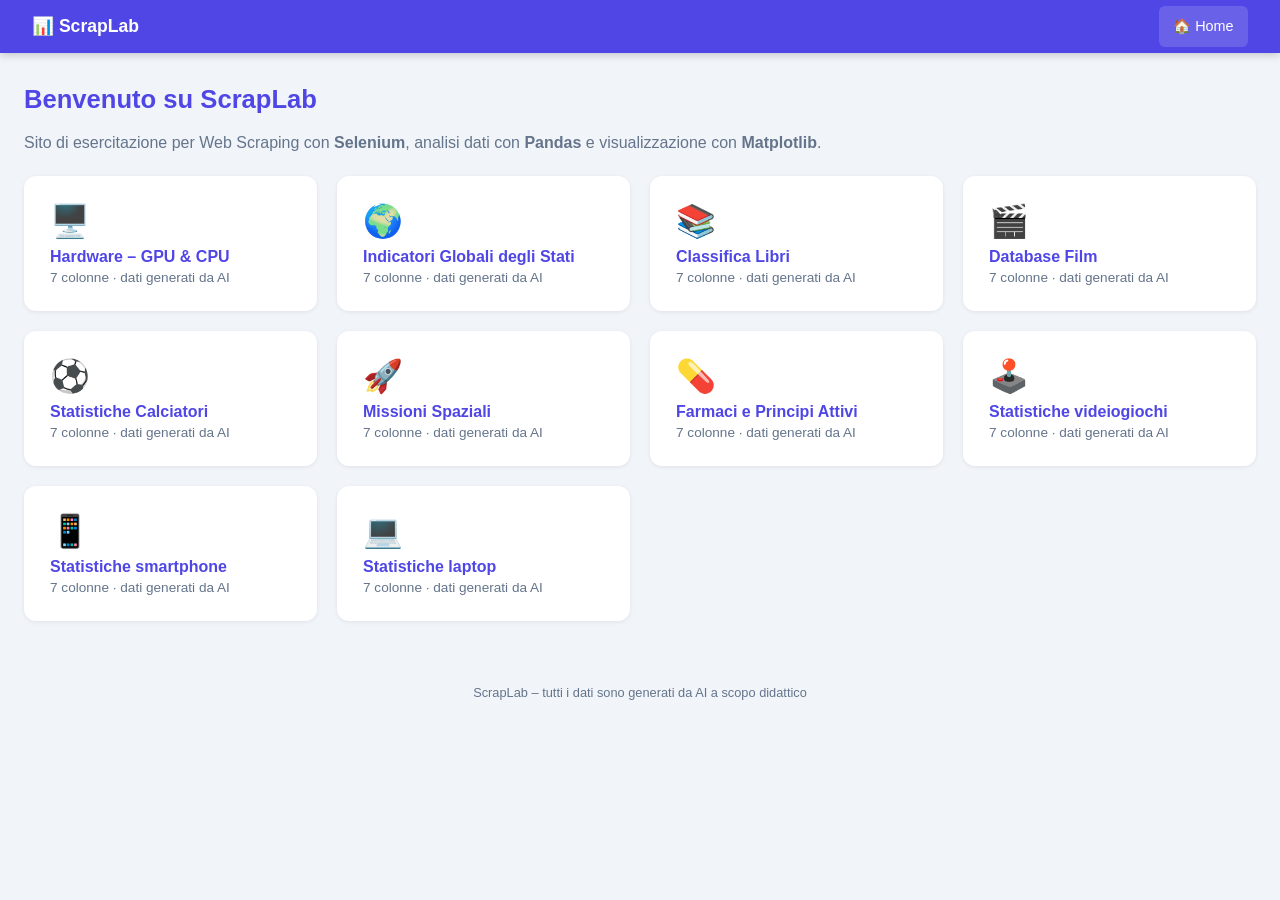
<file: index.html>
<!DOCTYPE html>
<html lang="it">
<head>
  <meta charset="UTF-8">
  <meta name="viewport" content="width=device-width, initial-scale=1.0">
  <title>ScrapLab – Home</title>
  
<style>
  :root {
    --primary: #4f46e5;
    --primary-light: #818cf8;
    --bg: #f1f5f9;
    --card: #ffffff;
    --text: #1e293b;
    --muted: #64748b;
    --border: #e2e8f0;
    --radius: 12px;
  }
  * { box-sizing: border-box; margin: 0; padding: 0; }
  body { font-family: 'Segoe UI', sans-serif; background: var(--bg); color: var(--text); }

  /* ── NAV ── */
  nav {
    background: var(--primary);
    padding: 0 2rem;
    display: flex;
    align-items: center;
    gap: 1rem;
    flex-wrap: wrap;
    box-shadow: 0 2px 8px rgba(0,0,0,.2);
  }
  nav .brand { color: #fff; font-weight: 700; font-size: 1.1rem; padding: 1rem 0; margin-right: auto; }
  nav a {
    color: rgba(255,255,255,.8);
    text-decoration: none;
    padding: .75rem .9rem;
    border-radius: 6px;
    font-size: .9rem;
    transition: background .2s, color .2s;
  }
  nav a:hover, nav a.active { background: rgba(255,255,255,.15); color: #fff; }

  /* ── MAIN ── */
  main { max-width: 1300px; margin: 2rem auto; padding: 0 1.5rem; }
  h1 { font-size: 1.6rem; margin-bottom: 1.25rem; color: var(--primary); }

  /* ── CONTROLS ── */
  .controls {
    display: flex;
    gap: .75rem;
    flex-wrap: wrap;
    align-items: center;
    margin-bottom: 1rem;
  }
  .controls input[type=text] {
    flex: 1; min-width: 220px;
    padding: .5rem .9rem;
    border: 1px solid var(--border);
    border-radius: 8px;
    font-size: .9rem;
    outline: none;
    transition: border .2s;
  }
  .controls input[type=text]:focus { border-color: var(--primary-light); }
  .controls select {
    padding: .5rem .8rem;
    border: 1px solid var(--border);
    border-radius: 8px;
    font-size: .9rem;
    background: var(--card);
    cursor: pointer;
  }
  .badge {
    background: var(--primary);
    color: #fff;
    border-radius: 20px;
    padding: .25rem .75rem;
    font-size: .8rem;
    margin-left: auto;
  }

  /* ── TABLE ── */
  .table-wrap {
    background: var(--card);
    border-radius: var(--radius);
    box-shadow: 0 1px 4px rgba(0,0,0,.08);
    overflow-x: auto;
  }
  table { width: 100%; border-collapse: collapse; font-size: .9rem; }
  thead th {
    background: var(--primary);
    color: #fff;
    padding: .75rem 1rem;
    text-align: left;
    cursor: pointer;
    user-select: none;
    white-space: nowrap;
    position: sticky; top: 0;
  }
  thead th:hover { background: var(--primary-light); }
  thead th.sort-asc::after  { content: " ▲"; font-size: .7rem; }
  thead th.sort-desc::after { content: " ▼"; font-size: .7rem; }
  tbody tr { border-bottom: 1px solid var(--border); transition: background .15s; }
  tbody tr:hover { background: #f8fafc; }
  tbody tr:last-child { border-bottom: none; }
  td { padding: .65rem 1rem; }
  .no-results { text-align: center; padding: 2rem; color: var(--muted); font-style: italic; }

  /* ── PAGINATION ── */
  .pagination {
    display: flex;
    justify-content: center;
    gap: .4rem;
    margin-top: 1.25rem;
    flex-wrap: wrap;
  }
  .pagination button {
    padding: .4rem .8rem;
    border: 1px solid var(--border);
    border-radius: 6px;
    background: var(--card);
    cursor: pointer;
    font-size: .85rem;
    transition: all .2s;
  }
  .pagination button:hover, .pagination button.active {
    background: var(--primary);
    color: #fff;
    border-color: var(--primary);
  }

  /* ── FOOTER ── */
  footer { text-align: center; color: var(--muted); font-size: .8rem; padding: 2rem 0 1rem; }

  /* ── INDEX CARDS ── */
  .cards { display: grid; grid-template-columns: repeat(auto-fill, minmax(260px, 1fr)); gap: 1.25rem; }
  .card {
    background: var(--card);
    border-radius: var(--radius);
    box-shadow: 0 1px 4px rgba(0,0,0,.08);
    padding: 1.5rem;
    text-decoration: none;
    color: var(--text);
    border: 2px solid transparent;
    transition: border .2s, transform .2s;
    display: block;
  }
  .card:hover { border-color: var(--primary); transform: translateY(-3px); }
  .card .icon { font-size: 2rem; margin-bottom: .5rem; }
  .card h2 { font-size: 1rem; color: var(--primary); }
  .card p { font-size: .85rem; color: var(--muted); margin-top: .25rem; }
</style>

</head>
<body>
<nav><span class="brand">📊 ScrapLab</span><a href="index.html" class="active">🏠 Home</a></nav>
<main>
  <h1>Benvenuto su ScrapLab</h1>
  <p style="color:var(--muted);margin-bottom:1.5rem">
    Sito di esercitazione per Web Scraping con <strong>Selenium</strong>,
    analisi dati con <strong>Pandas</strong> e visualizzazione con <strong>Matplotlib</strong>.
  </p>
  <div class="cards"><a class="card" href="hardware.html">
  <div class="icon">🖥️</div>
  <h2>Hardware – GPU & CPU</h2>
  <p>7 colonne · dati generati da AI</p>
</a>
<a class="card" href="stati.html">
  <div class="icon">🌍</div>
  <h2>Indicatori Globali degli Stati</h2>
  <p>7 colonne · dati generati da AI</p>
</a>
<a class="card" href="libri.html">
  <div class="icon">📚</div>
  <h2>Classifica Libri</h2>
  <p>7 colonne · dati generati da AI</p>
</a>
<a class="card" href="film.html">
  <div class="icon">🎬</div>
  <h2>Database Film</h2>
  <p>7 colonne · dati generati da AI</p>
</a>
<a class="card" href="calciatori.html">
  <div class="icon">⚽</div>
  <h2>Statistiche Calciatori</h2>
  <p>7 colonne · dati generati da AI</p>
</a>
<a class="card" href="missioni_spaziali.html">
  <div class="icon">🚀</div>
  <h2>Missioni Spaziali</h2>
  <p>7 colonne · dati generati da AI</p>
</a>
<a class="card" href="farmaci.html">
  <div class="icon">💊</div>
  <h2>Farmaci e Principi Attivi</h2>
  <p>7 colonne · dati generati da AI</p>
</a>
<a class="card" href="videogiochi.html">
  <div class="icon">🕹️</div>
  <h2>Statistiche videiogiochi</h2>
  <p>7 colonne · dati generati da AI</p>
</a>
<a class="card" href="smartphone.html">
  <div class="icon">📱</div>
  <h2>Statistiche smartphone</h2>
  <p>7 colonne · dati generati da AI</p>
</a>
<a class="card" href="laptop.html">
  <div class="icon">💻</div>
  <h2>Statistiche laptop</h2>
  <p>7 colonne · dati generati da AI</p>
</a>
</div>
</main>
<footer>ScrapLab – tutti i dati sono generati da AI a scopo didattico</footer>
</body>
</html>
</file>
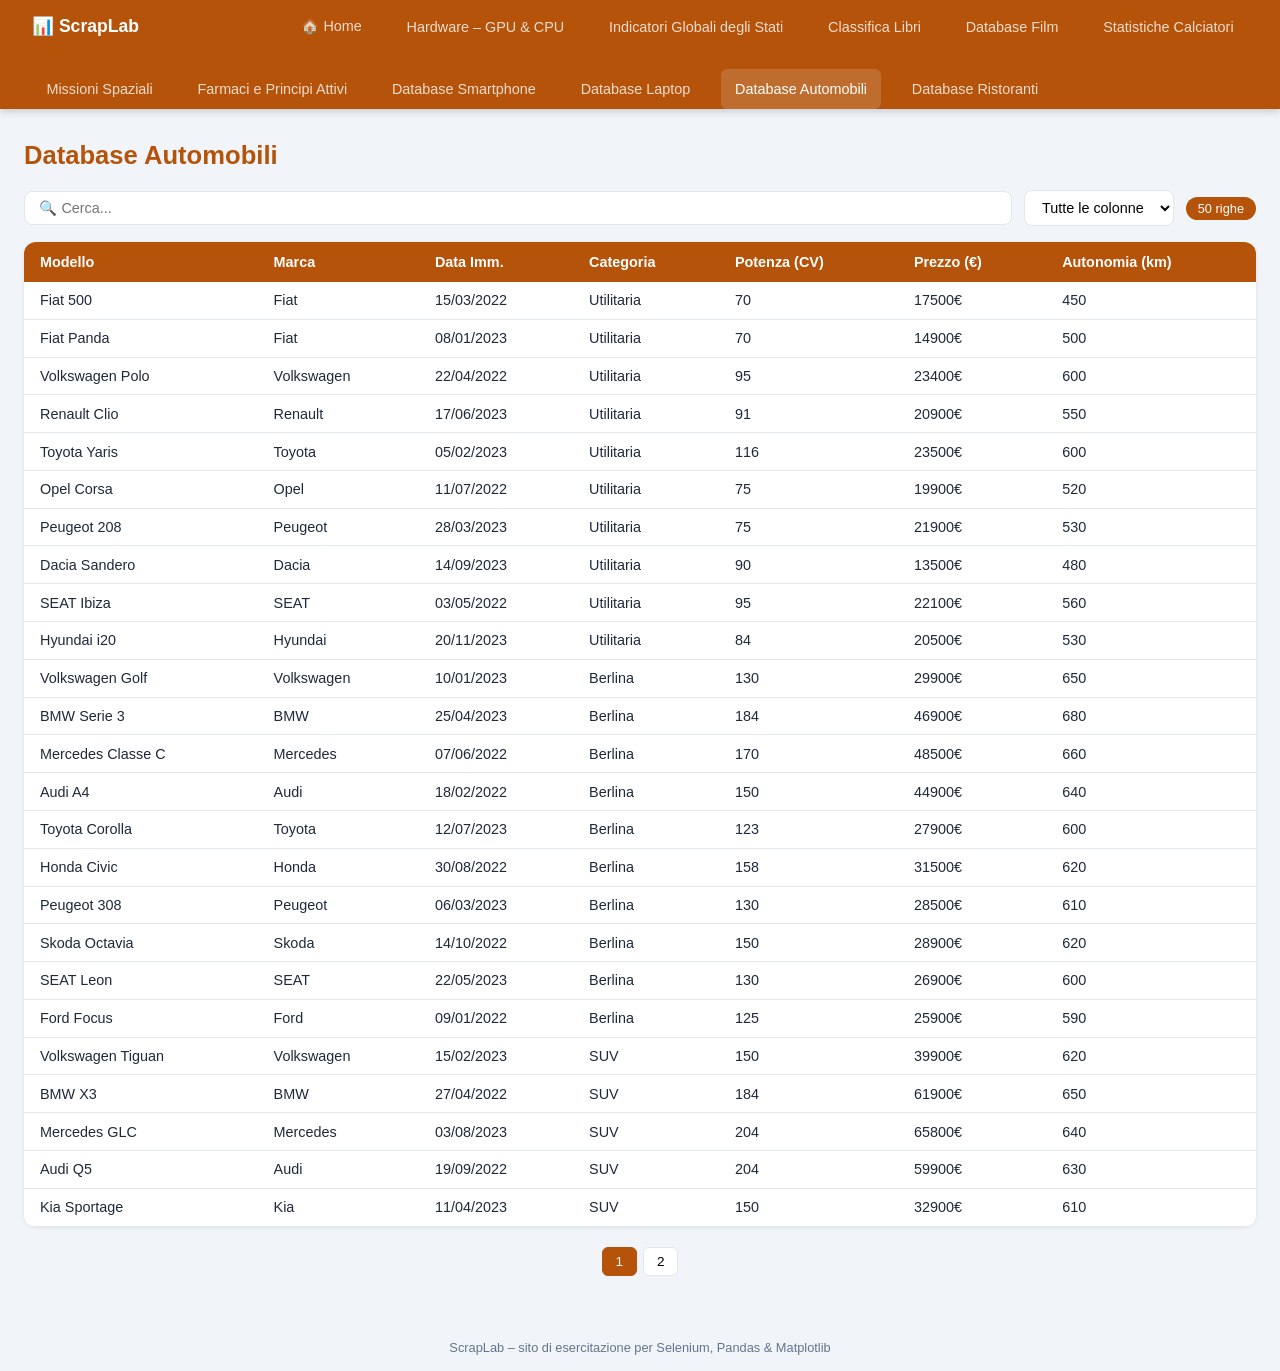
<file: automobili.html>
<!DOCTYPE html>
<html lang="it">
<head>
  <meta charset="UTF-8">
  <meta name="viewport" content="width=device-width, initial-scale=1.0">
  <title>Database Automobili – ScrapLab</title>

<style>
  :root {
    --primary: #b45309;
    --primary-light: #fbbf24;
    --bg: #f1f5f9;
    --card: #ffffff;
    --text: #1e293b;
    --muted: #64748b;
    --border: #e2e8f0;
    --radius: 12px;
  }
  * { box-sizing: border-box; margin: 0; padding: 0; }
  body { font-family: 'Segoe UI', sans-serif; background: var(--bg); color: var(--text); }

  /* ── NAV ── */
  nav {
    background: var(--primary);
    padding: 0 2rem;
    display: flex;
    align-items: center;
    gap: 1rem;
    flex-wrap: wrap;
    box-shadow: 0 2px 8px rgba(0,0,0,.2);
  }
  nav .brand { color: #fff; font-weight: 700; font-size: 1.1rem; padding: 1rem 0; margin-right: auto; }
  nav a {
    color: rgba(255,255,255,.8);
    text-decoration: none;
    padding: .75rem .9rem;
    border-radius: 6px;
    font-size: .9rem;
    transition: background .2s, color .2s;
  }
  nav a:hover, nav a.active { background: rgba(255,255,255,.15); color: #fff; }

  /* ── MAIN ── */
  main { max-width: 1300px; margin: 2rem auto; padding: 0 1.5rem; }
  h1 { font-size: 1.6rem; margin-bottom: 1.25rem; color: var(--primary); }

  /* ── CONTROLS ── */
  .controls {
    display: flex;
    gap: .75rem;
    flex-wrap: wrap;
    align-items: center;
    margin-bottom: 1rem;
  }
  .controls input[type=text] {
    flex: 1; min-width: 220px;
    padding: .5rem .9rem;
    border: 1px solid var(--border);
    border-radius: 8px;
    font-size: .9rem;
    outline: none;
    transition: border .2s;
  }
  .controls input[type=text]:focus { border-color: var(--primary-light); }
  .controls select {
    padding: .5rem .8rem;
    border: 1px solid var(--border);
    border-radius: 8px;
    font-size: .9rem;
    background: var(--card);
    cursor: pointer;
  }
  .badge {
    background: var(--primary);
    color: #fff;
    border-radius: 20px;
    padding: .25rem .75rem;
    font-size: .8rem;
    margin-left: auto;
  }

  /* ── TABLE ── */
  .table-wrap {
    background: var(--card);
    border-radius: var(--radius);
    box-shadow: 0 1px 4px rgba(0,0,0,.08);
    overflow-x: auto;
  }
  table { width: 100%; border-collapse: collapse; font-size: .9rem; }
  thead th {
    background: var(--primary);
    color: #fff;
    padding: .75rem 1rem;
    text-align: left;
    cursor: pointer;
    user-select: none;
    white-space: nowrap;
    position: sticky; top: 0;
  }
  thead th:hover { background: var(--primary-light); color: var(--text); }
  thead th.sort-asc::after  { content: " ▲"; font-size: .7rem; }
  thead th.sort-desc::after { content: " ▼"; font-size: .7rem; }
  tbody tr { border-bottom: 1px solid var(--border); transition: background .15s; }
  tbody tr:hover { background: #fffbeb; }
  tbody tr:last-child { border-bottom: none; }
  td { padding: .65rem 1rem; }
  .no-results { text-align: center; padding: 2rem; color: var(--muted); font-style: italic; }

  /* ── PAGINATION ── */
  .pagination {
    display: flex;
    justify-content: center;
    gap: .4rem;
    margin-top: 1.25rem;
    flex-wrap: wrap;
  }
  .pagination button {
    padding: .4rem .8rem;
    border: 1px solid var(--border);
    border-radius: 6px;
    background: var(--card);
    cursor: pointer;
    font-size: .85rem;
    transition: all .2s;
  }
  .pagination button:hover, .pagination button.active {
    background: var(--primary);
    color: #fff;
    border-color: var(--primary);
  }

  /* ── FOOTER ── */
  footer { text-align: center; color: var(--muted); font-size: .8rem; padding: 2rem 0 1rem; }
</style>

</head>
<body>

<nav>
  <span class="brand">📊 ScrapLab</span>
  <a href="index.html">🏠 Home</a>
  <a href="hardware.html">Hardware – GPU &amp; CPU</a>
  <a href="stati.html">Indicatori Globali degli Stati</a>
  <a href="libri.html">Classifica Libri</a>
  <a href="film.html">Database Film</a>
  <a href="calciatori.html">Statistiche Calciatori</a>
  <a href="missioni_spaziali.html">Missioni Spaziali</a>
  <a href="farmaci.html">Farmaci e Principi Attivi</a>
  <a href="smartphone.html">Database Smartphone</a>
  <a href="laptop.html">Database Laptop</a>
  <a href="automobili.html" class="active">Database Automobili</a>
  <a href="ristoranti.html">Database Ristoranti</a>
</nav>

<main>
  <h1>Database Automobili</h1>
  <div class="controls">
    <input type="text" id="search" placeholder="🔍 Cerca...">
    <select id="col-filter">
      <option value="-1">Tutte le colonne</option>
      <option value="0">Modello</option>
      <option value="1">Marca</option>
      <option value="2">Data Imm.</option>
      <option value="3">Categoria</option>
      <option value="4">Potenza (CV)</option>
      <option value="5">Prezzo (€)</option>
      <option value="6">Autonomia (km)</option>
    </select>
    <span class="badge" id="row-count"></span>
  </div>

  <div class="table-wrap">
    <table>
      <thead>
        <tr>
          <th>Modello</th>
          <th>Marca</th>
          <th>Data Imm.</th>
          <th>Categoria</th>
          <th>Potenza (CV)</th>
          <th>Prezzo (€)</th>
          <th>Autonomia (km)</th>
        </tr>
      </thead>
      <tbody>
        <tr><td>Fiat 500</td><td>Fiat</td><td>15/03/2022</td><td>Utilitaria</td><td>70</td><td>17500€</td><td>450</td></tr>
        <tr><td>Fiat Panda</td><td>Fiat</td><td>08/01/2023</td><td>Utilitaria</td><td>70</td><td>14900€</td><td>500</td></tr>
        <tr><td>Volkswagen Polo</td><td>Volkswagen</td><td>22/04/2022</td><td>Utilitaria</td><td>95</td><td>23400€</td><td>600</td></tr>
        <tr><td>Renault Clio</td><td>Renault</td><td>17/06/2023</td><td>Utilitaria</td><td>91</td><td>20900€</td><td>550</td></tr>
        <tr><td>Toyota Yaris</td><td>Toyota</td><td>05/02/2023</td><td>Utilitaria</td><td>116</td><td>23500€</td><td>600</td></tr>
        <tr><td>Opel Corsa</td><td>Opel</td><td>11/07/2022</td><td>Utilitaria</td><td>75</td><td>19900€</td><td>520</td></tr>
        <tr><td>Peugeot 208</td><td>Peugeot</td><td>28/03/2023</td><td>Utilitaria</td><td>75</td><td>21900€</td><td>530</td></tr>
        <tr><td>Dacia Sandero</td><td>Dacia</td><td>14/09/2023</td><td>Utilitaria</td><td>90</td><td>13500€</td><td>480</td></tr>
        <tr><td>SEAT Ibiza</td><td>SEAT</td><td>03/05/2022</td><td>Utilitaria</td><td>95</td><td>22100€</td><td>560</td></tr>
        <tr><td>Hyundai i20</td><td>Hyundai</td><td>20/11/2023</td><td>Utilitaria</td><td>84</td><td>20500€</td><td>530</td></tr>
        <tr><td>Volkswagen Golf</td><td>Volkswagen</td><td>10/01/2023</td><td>Berlina</td><td>130</td><td>29900€</td><td>650</td></tr>
        <tr><td>BMW Serie 3</td><td>BMW</td><td>25/04/2023</td><td>Berlina</td><td>184</td><td>46900€</td><td>680</td></tr>
        <tr><td>Mercedes Classe C</td><td>Mercedes</td><td>07/06/2022</td><td>Berlina</td><td>170</td><td>48500€</td><td>660</td></tr>
        <tr><td>Audi A4</td><td>Audi</td><td>18/02/2022</td><td>Berlina</td><td>150</td><td>44900€</td><td>640</td></tr>
        <tr><td>Toyota Corolla</td><td>Toyota</td><td>12/07/2023</td><td>Berlina</td><td>123</td><td>27900€</td><td>600</td></tr>
        <tr><td>Honda Civic</td><td>Honda</td><td>30/08/2022</td><td>Berlina</td><td>158</td><td>31500€</td><td>620</td></tr>
        <tr><td>Peugeot 308</td><td>Peugeot</td><td>06/03/2023</td><td>Berlina</td><td>130</td><td>28500€</td><td>610</td></tr>
        <tr><td>Skoda Octavia</td><td>Skoda</td><td>14/10/2022</td><td>Berlina</td><td>150</td><td>28900€</td><td>620</td></tr>
        <tr><td>SEAT Leon</td><td>SEAT</td><td>22/05/2023</td><td>Berlina</td><td>130</td><td>26900€</td><td>600</td></tr>
        <tr><td>Ford Focus</td><td>Ford</td><td>09/01/2022</td><td>Berlina</td><td>125</td><td>25900€</td><td>590</td></tr>
        <tr><td>Volkswagen Tiguan</td><td>Volkswagen</td><td>15/02/2023</td><td>SUV</td><td>150</td><td>39900€</td><td>620</td></tr>
        <tr><td>BMW X3</td><td>BMW</td><td>27/04/2022</td><td>SUV</td><td>184</td><td>61900€</td><td>650</td></tr>
        <tr><td>Mercedes GLC</td><td>Mercedes</td><td>03/08/2023</td><td>SUV</td><td>204</td><td>65800€</td><td>640</td></tr>
        <tr><td>Audi Q5</td><td>Audi</td><td>19/09/2022</td><td>SUV</td><td>204</td><td>59900€</td><td>630</td></tr>
        <tr><td>Kia Sportage</td><td>Kia</td><td>11/04/2023</td><td>SUV</td><td>150</td><td>32900€</td><td>610</td></tr>
        <tr><td>Toyota RAV4</td><td>Toyota</td><td>29/06/2023</td><td>SUV</td><td>222</td><td>38900€</td><td>600</td></tr>
        <tr><td>Dacia Duster</td><td>Dacia</td><td>07/01/2023</td><td>SUV</td><td>90</td><td>22900€</td><td>500</td></tr>
        <tr><td>Nissan Qashqai</td><td>Nissan</td><td>23/03/2022</td><td>SUV</td><td>158</td><td>34900€</td><td>590</td></tr>
        <tr><td>Peugeot 3008</td><td>Peugeot</td><td>16/10/2023</td><td>SUV</td><td>130</td><td>35500€</td><td>590</td></tr>
        <tr><td>Jeep Renegade</td><td>Jeep</td><td>05/07/2022</td><td>SUV</td><td>130</td><td>29900€</td><td>560</td></tr>
        <tr><td>Alfa Romeo Giulia QV</td><td>Alfa Romeo</td><td>14/02/2022</td><td>Sportiva</td><td>510</td><td>89900€</td><td>520</td></tr>
        <tr><td>BMW M4</td><td>BMW</td><td>01/06/2023</td><td>Sportiva</td><td>510</td><td>99900€</td><td>480</td></tr>
        <tr><td>Mercedes AMG C63</td><td>Mercedes</td><td>20/09/2022</td><td>Sportiva</td><td>476</td><td>98500€</td><td>490</td></tr>
        <tr><td>Porsche 911</td><td>Porsche</td><td>08/03/2023</td><td>Sportiva</td><td>450</td><td>134900€</td><td>500</td></tr>
        <tr><td>Ford Mustang</td><td>Ford</td><td>17/11/2022</td><td>Sportiva</td><td>450</td><td>58900€</td><td>520</td></tr>
        <tr><td>Tesla Model 3</td><td>Tesla</td><td>24/01/2023</td><td>Elettrica</td><td>283</td><td>42990€</td><td>510</td></tr>
        <tr><td>Tesla Model Y</td><td>Tesla</td><td>13/07/2023</td><td>Elettrica</td><td>299</td><td>47990€</td><td>533</td></tr>
        <tr><td>BMW i4</td><td>BMW</td><td>06/04/2022</td><td>Elettrica</td><td>340</td><td>65900€</td><td>590</td></tr>
        <tr><td>Volkswagen ID.4</td><td>Volkswagen</td><td>18/05/2023</td><td>Elettrica</td><td>204</td><td>44990€</td><td>520</td></tr>
        <tr><td>Hyundai Ioniq 5</td><td>Hyundai</td><td>02/08/2022</td><td>Elettrica</td><td>218</td><td>49900€</td><td>507</td></tr>
        <tr><td>Kia EV6</td><td>Kia</td><td>27/02/2023</td><td>Elettrica</td><td>229</td><td>47900€</td><td>504</td></tr>
        <tr><td>Renault Megane E-Tech</td><td>Renault</td><td>11/06/2022</td><td>Elettrica</td><td>220</td><td>39990€</td><td>470</td></tr>
        <tr><td>Fiat 500e</td><td>Fiat</td><td>29/01/2022</td><td>Elettrica</td><td>118</td><td>29900€</td><td>320</td></tr>
        <tr><td>Peugeot e-208</td><td>Peugeot</td><td>04/04/2023</td><td>Elettrica</td><td>136</td><td>34990€</td><td>362</td></tr>
        <tr><td>Audi e-tron</td><td>Audi</td><td>16/12/2022</td><td>Elettrica</td><td>300</td><td>78900€</td><td>520</td></tr>
        <tr><td>Volkswagen Passat</td><td>Volkswagen</td><td>08/03/2022</td><td>Familiare</td><td>150</td><td>37900€</td><td>700</td></tr>
        <tr><td>BMW Serie 5 Touring</td><td>BMW</td><td>21/09/2023</td><td>Familiare</td><td>184</td><td>68900€</td><td>720</td></tr>
        <tr><td>Volvo V60</td><td>Volvo</td><td>15/05/2023</td><td>Familiare</td><td>190</td><td>52900€</td><td>680</td></tr>
        <tr><td>Skoda Superb Combi</td><td>Skoda</td><td>07/07/2022</td><td>Familiare</td><td>150</td><td>36900€</td><td>720</td></tr>
        <tr><td>Audi A6 Avant</td><td>Audi</td><td>30/01/2023</td><td>Familiare</td><td>204</td><td>69900€</td><td>700</td></tr>
      </tbody>
    </table>
  </div>

  <div class="pagination" id="pagination"></div>
</main>

<footer>ScrapLab – sito di esercitazione per Selenium, Pandas &amp; Matplotlib</footer>

<script>
(function () {
  const ROWS_PER_PAGE = 25;
  let currentPage = 1;
  let sortCol = -1, sortDir = 1;
  let filtered = [];

  const tbody    = document.querySelector('tbody');
  const allRows  = Array.from(tbody.querySelectorAll('tr'));
  const countEl  = document.getElementById('row-count');
  const searchEl = document.getElementById('search');
  const colSel   = document.getElementById('col-filter');
  const pagDiv   = document.getElementById('pagination');

  function applyFilter() {
    const q   = searchEl.value.toLowerCase();
    const col = parseInt(colSel.value);
    filtered  = allRows.filter(tr => {
      const cells = tr.querySelectorAll('td');
      if (col === -1) return Array.from(cells).some(td => td.textContent.toLowerCase().includes(q));
      return cells[col] && cells[col].textContent.toLowerCase().includes(q);
    });
    currentPage = 1;
    render();
  }

  function applySort(colIdx) {
    if (sortCol === colIdx) sortDir *= -1;
    else { sortCol = colIdx; sortDir = 1; }
    filtered.sort((a, b) => {
      const va = a.querySelectorAll('td')[colIdx]?.textContent || '';
      const vb = b.querySelectorAll('td')[colIdx]?.textContent || '';
      const na = parseFloat(va.replace(/[^0-9.\-]/g, ''));
      const nb = parseFloat(vb.replace(/[^0-9.\-]/g, ''));
      if (!isNaN(na) && !isNaN(nb)) return (na - nb) * sortDir;
      return va.localeCompare(vb) * sortDir;
    });
    document.querySelectorAll('thead th').forEach((th, i) => {
      th.classList.remove('sort-asc', 'sort-desc');
      if (i === colIdx) th.classList.add(sortDir === 1 ? 'sort-asc' : 'sort-desc');
    });
    render();
  }

  function render() {
    const total = filtered.length;
    const pages = Math.max(1, Math.ceil(total / ROWS_PER_PAGE));
    if (currentPage > pages) currentPage = pages;
    const start = (currentPage - 1) * ROWS_PER_PAGE;
    const slice = filtered.slice(start, start + ROWS_PER_PAGE);

    allRows.forEach(tr => tr.style.display = 'none');
    slice.forEach(tr => tr.style.display = '');

    let noEl = tbody.querySelector('.no-results-row');
    if (slice.length === 0) {
      if (!noEl) {
        noEl = document.createElement('tr');
        noEl.className = 'no-results-row';
        const cols = document.querySelectorAll('thead th').length;
        noEl.innerHTML = `<td colspan="${cols}" class="no-results">Nessun risultato trovato.</td>`;
        tbody.appendChild(noEl);
      }
    } else if (noEl) noEl.remove();

    countEl.textContent = total + ' righe';

    pagDiv.innerHTML = '';
    pageRange(currentPage, pages).forEach(p => {
      const btn = document.createElement('button');
      if (p === '…') { btn.textContent = '…'; btn.disabled = true; }
      else {
        btn.textContent = p;
        if (p === currentPage) btn.classList.add('active');
        btn.onclick = () => { currentPage = p; render(); };
      }
      pagDiv.appendChild(btn);
    });
  }

  function pageRange(cur, tot) {
    if (tot <= 7) return Array.from({length: tot}, (_, i) => i + 1);
    const r = [1];
    if (cur > 3) r.push('…');
    for (let i = Math.max(2, cur - 1); i <= Math.min(tot - 1, cur + 1); i++) r.push(i);
    if (cur < tot - 2) r.push('…');
    r.push(tot);
    return r;
  }

  searchEl.addEventListener('input', applyFilter);
  colSel.addEventListener('change', applyFilter);
  document.querySelectorAll('thead th').forEach((th, i) =>
    th.addEventListener('click', () => applySort(i))
  );

  filtered = [...allRows];
  render();
})();
</script>

</body>
</html>
</file>
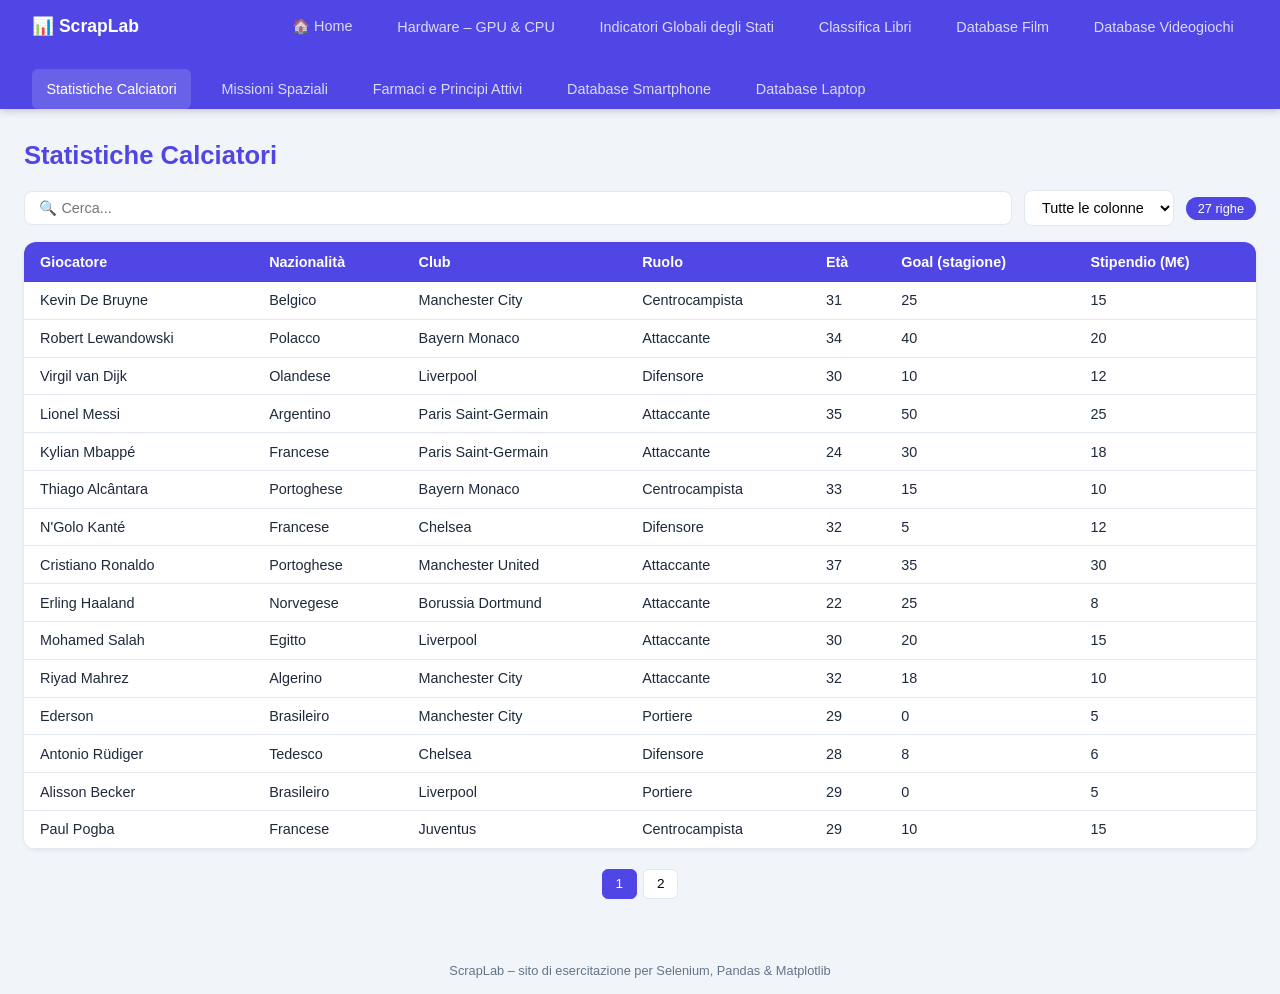
<file: calciatori.html>
<!DOCTYPE html>
<html lang="it">
<head>
  <meta charset="UTF-8">
  <meta name="viewport" content="width=device-width, initial-scale=1.0">
  <title>Statistiche Calciatori – ScrapLab</title>
  
<style>
  :root {
    --primary: #4f46e5;
    --primary-light: #818cf8;
    --bg: #f1f5f9;
    --card: #ffffff;
    --text: #1e293b;
    --muted: #64748b;
    --border: #e2e8f0;
    --radius: 12px;
  }
  * { box-sizing: border-box; margin: 0; padding: 0; }
  body { font-family: 'Segoe UI', sans-serif; background: var(--bg); color: var(--text); }

  /* ── NAV ── */
  nav {
    background: var(--primary);
    padding: 0 2rem;
    display: flex;
    align-items: center;
    gap: 1rem;
    flex-wrap: wrap;
    box-shadow: 0 2px 8px rgba(0,0,0,.2);
  }
  nav .brand { color: #fff; font-weight: 700; font-size: 1.1rem; padding: 1rem 0; margin-right: auto; }
  nav a {
    color: rgba(255,255,255,.8);
    text-decoration: none;
    padding: .75rem .9rem;
    border-radius: 6px;
    font-size: .9rem;
    transition: background .2s, color .2s;
  }
  nav a:hover, nav a.active { background: rgba(255,255,255,.15); color: #fff; }

  /* ── MAIN ── */
  main { max-width: 1300px; margin: 2rem auto; padding: 0 1.5rem; }
  h1 { font-size: 1.6rem; margin-bottom: 1.25rem; color: var(--primary); }

  /* ── CONTROLS ── */
  .controls {
    display: flex;
    gap: .75rem;
    flex-wrap: wrap;
    align-items: center;
    margin-bottom: 1rem;
  }
  .controls input[type=text] {
    flex: 1; min-width: 220px;
    padding: .5rem .9rem;
    border: 1px solid var(--border);
    border-radius: 8px;
    font-size: .9rem;
    outline: none;
    transition: border .2s;
  }
  .controls input[type=text]:focus { border-color: var(--primary-light); }
  .controls select {
    padding: .5rem .8rem;
    border: 1px solid var(--border);
    border-radius: 8px;
    font-size: .9rem;
    background: var(--card);
    cursor: pointer;
  }
  .badge {
    background: var(--primary);
    color: #fff;
    border-radius: 20px;
    padding: .25rem .75rem;
    font-size: .8rem;
    margin-left: auto;
  }

  /* ── TABLE ── */
  .table-wrap {
    background: var(--card);
    border-radius: var(--radius);
    box-shadow: 0 1px 4px rgba(0,0,0,.08);
    overflow-x: auto;
  }
  table { width: 100%; border-collapse: collapse; font-size: .9rem; }
  thead th {
    background: var(--primary);
    color: #fff;
    padding: .75rem 1rem;
    text-align: left;
    cursor: pointer;
    user-select: none;
    white-space: nowrap;
    position: sticky; top: 0;
  }
  thead th:hover { background: var(--primary-light); }
  thead th.sort-asc::after  { content: " ▲"; font-size: .7rem; }
  thead th.sort-desc::after { content: " ▼"; font-size: .7rem; }
  tbody tr { border-bottom: 1px solid var(--border); transition: background .15s; }
  tbody tr:hover { background: #f8fafc; }
  tbody tr:last-child { border-bottom: none; }
  td { padding: .65rem 1rem; }
  .no-results { text-align: center; padding: 2rem; color: var(--muted); font-style: italic; }

  /* ── PAGINATION ── */
  .pagination {
    display: flex;
    justify-content: center;
    gap: .4rem;
    margin-top: 1.25rem;
    flex-wrap: wrap;
  }
  .pagination button {
    padding: .4rem .8rem;
    border: 1px solid var(--border);
    border-radius: 6px;
    background: var(--card);
    cursor: pointer;
    font-size: .85rem;
    transition: all .2s;
  }
  .pagination button:hover, .pagination button.active {
    background: var(--primary);
    color: #fff;
    border-color: var(--primary);
  }

  /* ── FOOTER ── */
  footer { text-align: center; color: var(--muted); font-size: .8rem; padding: 2rem 0 1rem; }

  /* ── INDEX CARDS ── */
  .cards { display: grid; grid-template-columns: repeat(auto-fill, minmax(260px, 1fr)); gap: 1.25rem; }
  .card {
    background: var(--card);
    border-radius: var(--radius);
    box-shadow: 0 1px 4px rgba(0,0,0,.08);
    padding: 1.5rem;
    text-decoration: none;
    color: var(--text);
    border: 2px solid transparent;
    transition: border .2s, transform .2s;
    display: block;
  }
  .card:hover { border-color: var(--primary); transform: translateY(-3px); }
  .card .icon { font-size: 2rem; margin-bottom: .5rem; }
  .card h2 { font-size: 1rem; color: var(--primary); }
  .card p { font-size: .85rem; color: var(--muted); margin-top: .25rem; }
</style>

</head>
<body>
  <nav><span class="brand">📊 ScrapLab</span>
    <a href="index.html">🏠 Home</a>
    <a href="hardware.html">Hardware – GPU & CPU</a>
    <a href="stati.html">Indicatori Globali degli Stati</a>
    <a href="libri.html">Classifica Libri</a>
    <a href="film.html">Database Film</a>
    <a href="videogiochi.html">Database Videogiochi</a>
    <a href="calciatori.html" class="active">Statistiche Calciatori</a>
    <a href="missioni_spaziali.html" >Missioni Spaziali</a>
    <a href="farmaci.html">Farmaci e Principi Attivi</a>
    <a href="smartphone.html">Database Smartphone</a>
    <a href="laptop.html">Database Laptop</a>
  </nav>
<main>
  <h1>Statistiche Calciatori</h1>
  <div class="controls">
    <input type="text" id="search" placeholder="🔍 Cerca...">
    <select id="col-filter"><option value="-1">Tutte le colonne</option><option value="0">Giocatore</option><option value="1">Nazionalità</option><option value="2">Club</option><option value="3">Ruolo</option><option value="4">Età</option><option value="5">Goal (stagione)</option><option value="6">Stipendio (M€)</option></select>
    <span class="badge" id="row-count"></span>
  </div>
  <div class="table-wrap">
    <table>
      <thead><tr><th>Giocatore</th><th>Nazionalità</th><th>Club</th><th>Ruolo</th><th>Età</th><th>Goal (stagione)</th><th>Stipendio (M€)</th></tr></thead>
      <tbody><tr><td>Kevin De Bruyne</td><td>Belgico</td><td>Manchester City</td><td>Centrocampista</td><td>31</td><td>25</td><td>15</td></tr>
<tr><td>Robert Lewandowski</td><td>Polacco</td><td>Bayern Monaco</td><td>Attaccante</td><td>34</td><td>40</td><td>20</td></tr>
<tr><td>Virgil van Dijk</td><td>Olandese</td><td>Liverpool</td><td>Difensore</td><td>30</td><td>10</td><td>12</td></tr>
<tr><td>Lionel Messi</td><td>Argentino</td><td>Paris Saint-Germain</td><td>Attaccante</td><td>35</td><td>50</td><td>25</td></tr>
<tr><td>Kylian Mbappé</td><td>Francese</td><td>Paris Saint-Germain</td><td>Attaccante</td><td>24</td><td>30</td><td>18</td></tr>
<tr><td>Thiago Alcântara</td><td>Portoghese</td><td>Bayern Monaco</td><td>Centrocampista</td><td>33</td><td>15</td><td>10</td></tr>
<tr><td>N'Golo Kanté</td><td>Francese</td><td>Chelsea</td><td>Difensore</td><td>32</td><td>5</td><td>12</td></tr>
<tr><td>Cristiano Ronaldo</td><td>Portoghese</td><td>Manchester United</td><td>Attaccante</td><td>37</td><td>35</td><td>30</td></tr>
<tr><td>Erling Haaland</td><td>Norvegese</td><td>Borussia Dortmund</td><td>Attaccante</td><td>22</td><td>25</td><td>8</td></tr>
<tr><td>Mohamed Salah</td><td>Egitto</td><td>Liverpool</td><td>Attaccante</td><td>30</td><td>20</td><td>15</td></tr>
<tr><td>Riyad Mahrez</td><td>Algerino</td><td>Manchester City</td><td>Attaccante</td><td>32</td><td>18</td><td>10</td></tr>
<tr><td>Ederson</td><td>Brasileiro</td><td>Manchester City</td><td>Portiere</td><td>29</td><td>0</td><td>5</td></tr>
<tr><td>Antonio Rüdiger</td><td>Tedesco</td><td>Chelsea</td><td>Difensore</td><td>28</td><td>8</td><td>6</td></tr>
<tr><td>Alisson Becker</td><td>Brasileiro</td><td>Liverpool</td><td>Portiere</td><td>29</td><td>0</td><td>5</td></tr>
<tr><td>Paul Pogba</td><td>Francese</td><td>Juventus</td><td>Centrocampista</td><td>29</td><td>10</td><td>15</td></tr>
<tr><td>Fabinho</td><td>Brasileiro</td><td>Liverpool</td><td>Difensore</td><td>28</td><td>2</td><td>6</td></tr>
<tr><td>Alvaro Morata</td><td>Spagnolo</td><td>Atlético Madrid</td><td>Attaccante</td><td>30</td><td>20</td><td>12</td></tr>
<tr><td>Sergio Agüero</td><td>Argentino</td><td>Barcelona</td><td>Attaccante</td><td>33</td><td>15</td><td>10</td></tr>
<tr><td>Trent Alexander-Arnold</td><td>Inglese</td><td>Liverpool</td><td>Difensore</td><td>24</td><td>5</td><td>6</td></tr>
<tr><td>Pierre-Emerick Aubameyang</td><td>Gabonese</td><td>Arsenal</td><td>Attaccante</td><td>32</td><td>25</td><td>15</td></tr>
<tr><td>Harry Kane</td><td>Inglese</td><td>Tottenham Hotspur</td><td>Attaccante</td><td>29</td><td>20</td><td>12</td></tr>
<tr><td>Matthijs de Ligt</td><td>Olandese</td><td>Juventus</td><td>Difensore</td><td>24</td><td>3</td><td>5</td></tr>
<tr><td>Federico Chiesa</td><td>Italiano</td><td>Juventus</td><td>Centrocampista</td><td>25</td><td>10</td><td>8</td></tr>
<tr><td>Hakim Ziyech</td><td>Marocchino</td><td>Chelsea</td><td>Centrocampista</td><td>29</td><td>12</td><td>15</td></tr>
<tr><td>Kai Havertz</td><td>Tedesco</td><td>Chelsea</td><td>Centrocampista</td><td>22</td><td>10</td><td>6</td></tr>
<tr><td>Jules Koundé</td><td>Francese</td><td>Barcelona</td><td>Difensore</td><td>24</td><td>5</td><td>4</td></tr>
<tr><td>Erling Braut Haaland</td><td>Norvegese</td><td>Borussia Dortmund</td><td>Attaccante</td><td>22</td><td>25</td><td>8</td></tr>
</tbody>
    </table>
  </div>
  <div class="pagination" id="pagination"></div>
</main>
<footer>ScrapLab – sito di esercitazione per Selenium, Pandas &amp; Matplotlib</footer>

<script>
(function () {
  const ROWS_PER_PAGE = 15;
  let currentPage = 1;
  let sortCol = -1, sortDir = 1;
  let filtered = [];

  const tbody   = document.querySelector('tbody');
  const allRows = Array.from(tbody.querySelectorAll('tr'));
  const countEl = document.getElementById('row-count');
  const searchEl = document.getElementById('search');
  const colSel  = document.getElementById('col-filter');
  const pagDiv  = document.getElementById('pagination');

  function applyFilter() {
    const q   = searchEl.value.toLowerCase();
    const col = parseInt(colSel.value);  // -1 = tutte
    filtered  = allRows.filter(tr => {
      const cells = tr.querySelectorAll('td');
      if (col === -1) return Array.from(cells).some(td => td.textContent.toLowerCase().includes(q));
      return cells[col] && cells[col].textContent.toLowerCase().includes(q);
    });
    currentPage = 1;
    render();
  }

  function applySort(colIdx) {
    if (sortCol === colIdx) sortDir *= -1;
    else { sortCol = colIdx; sortDir = 1; }
    filtered.sort((a, b) => {
      const va = a.querySelectorAll('td')[colIdx]?.textContent || '';
      const vb = b.querySelectorAll('td')[colIdx]?.textContent || '';
      const na = parseFloat(va.replace(/[^0-9.\-]/g, ''));
      const nb = parseFloat(vb.replace(/[^0-9.\-]/g, ''));
      if (!isNaN(na) && !isNaN(nb)) return (na - nb) * sortDir;
      return va.localeCompare(vb) * sortDir;
    });
    document.querySelectorAll('thead th').forEach((th, i) => {
      th.classList.remove('sort-asc', 'sort-desc');
      if (i === colIdx) th.classList.add(sortDir === 1 ? 'sort-asc' : 'sort-desc');
    });
    render();
  }

  function render() {
    const total  = filtered.length;
    const pages  = Math.max(1, Math.ceil(total / ROWS_PER_PAGE));
    if (currentPage > pages) currentPage = pages;
    const start  = (currentPage - 1) * ROWS_PER_PAGE;
    const slice  = filtered.slice(start, start + ROWS_PER_PAGE);

    allRows.forEach(tr => tr.style.display = 'none');
    slice.forEach(tr => tr.style.display = '');

    // no-results
    let noEl = tbody.querySelector('.no-results-row');
    if (slice.length === 0) {
      if (!noEl) {
        noEl = document.createElement('tr');
        noEl.className = 'no-results-row';
        const cols = document.querySelectorAll('thead th').length;
        noEl.innerHTML = `<td colspan="${cols}" class="no-results">Nessun risultato trovato.</td>`;
        tbody.appendChild(noEl);
      }
    } else if (noEl) noEl.remove();

    countEl.textContent = total + ' righe';

    // pagination
    pagDiv.innerHTML = '';
    const range = pageRange(currentPage, pages);
    range.forEach(p => {
      const btn = document.createElement('button');
      if (p === '…') { btn.textContent = '…'; btn.disabled = true; }
      else {
        btn.textContent = p;
        if (p === currentPage) btn.classList.add('active');
        btn.onclick = () => { currentPage = p; render(); };
      }
      pagDiv.appendChild(btn);
    });
  }

  function pageRange(cur, tot) {
    if (tot <= 7) return Array.from({length: tot}, (_, i) => i + 1);
    const r = [1];
    if (cur > 3) r.push('…');
    for (let i = Math.max(2, cur-1); i <= Math.min(tot-1, cur+1); i++) r.push(i);
    if (cur < tot - 2) r.push('…');
    r.push(tot);
    return r;
  }

  // Event listeners
  searchEl.addEventListener('input', applyFilter);
  colSel.addEventListener('change', applyFilter);
  document.querySelectorAll('thead th').forEach((th, i) =>
    th.addEventListener('click', () => applySort(i))
  );

  // Init
  filtered = [...allRows];
  render();
})();
</script>

</body>
</html>
</file>
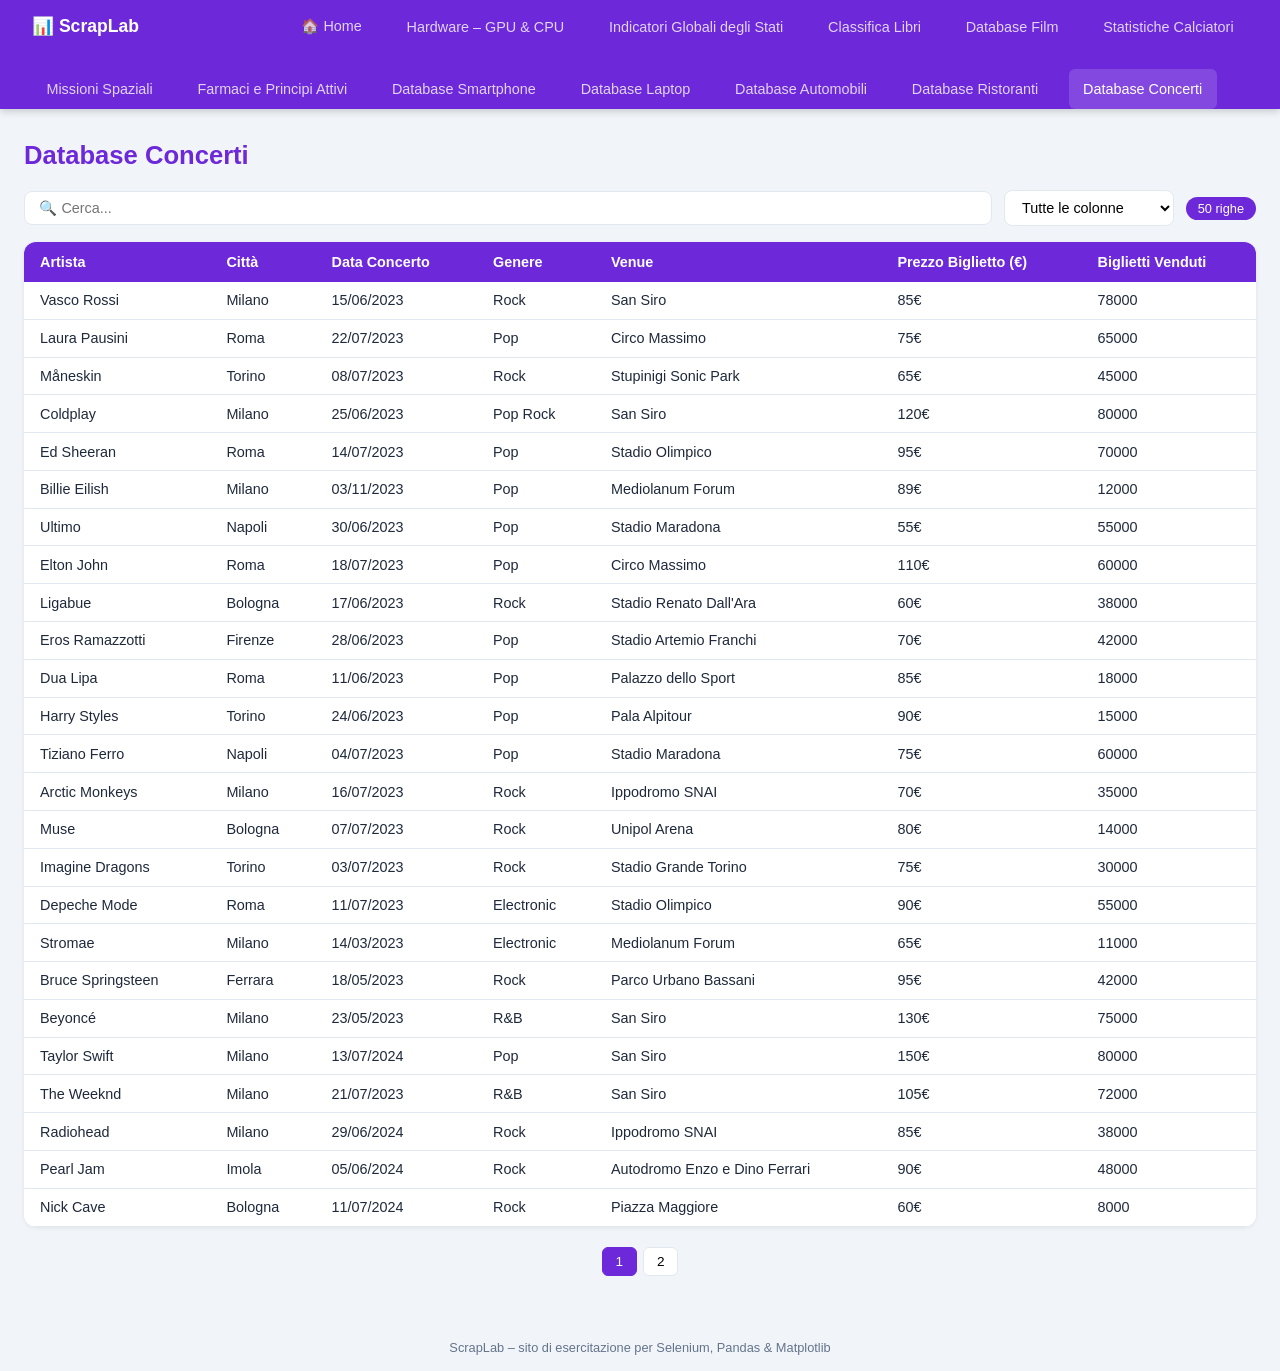
<file: concerti.html>
<!DOCTYPE html>
<html lang="it">
<head>
  <meta charset="UTF-8">
  <meta name="viewport" content="width=device-width, initial-scale=1.0">
  <title>Database Concerti – ScrapLab</title>

<style>
  :root {
    --primary: #6d28d9;
    --primary-light: #a78bfa;
    --bg: #f1f5f9;
    --card: #ffffff;
    --text: #1e293b;
    --muted: #64748b;
    --border: #e2e8f0;
    --radius: 12px;
  }
  * { box-sizing: border-box; margin: 0; padding: 0; }
  body { font-family: 'Segoe UI', sans-serif; background: var(--bg); color: var(--text); }

  /* ── NAV ── */
  nav {
    background: var(--primary);
    padding: 0 2rem;
    display: flex;
    align-items: center;
    gap: 1rem;
    flex-wrap: wrap;
    box-shadow: 0 2px 8px rgba(0,0,0,.2);
  }
  nav .brand { color: #fff; font-weight: 700; font-size: 1.1rem; padding: 1rem 0; margin-right: auto; }
  nav a {
    color: rgba(255,255,255,.8);
    text-decoration: none;
    padding: .75rem .9rem;
    border-radius: 6px;
    font-size: .9rem;
    transition: background .2s, color .2s;
  }
  nav a:hover, nav a.active { background: rgba(255,255,255,.15); color: #fff; }

  /* ── MAIN ── */
  main { max-width: 1300px; margin: 2rem auto; padding: 0 1.5rem; }
  h1 { font-size: 1.6rem; margin-bottom: 1.25rem; color: var(--primary); }

  /* ── CONTROLS ── */
  .controls {
    display: flex;
    gap: .75rem;
    flex-wrap: wrap;
    align-items: center;
    margin-bottom: 1rem;
  }
  .controls input[type=text] {
    flex: 1; min-width: 220px;
    padding: .5rem .9rem;
    border: 1px solid var(--border);
    border-radius: 8px;
    font-size: .9rem;
    outline: none;
    transition: border .2s;
  }
  .controls input[type=text]:focus { border-color: var(--primary-light); }
  .controls select {
    padding: .5rem .8rem;
    border: 1px solid var(--border);
    border-radius: 8px;
    font-size: .9rem;
    background: var(--card);
    cursor: pointer;
  }
  .badge {
    background: var(--primary);
    color: #fff;
    border-radius: 20px;
    padding: .25rem .75rem;
    font-size: .8rem;
    margin-left: auto;
  }

  /* ── TABLE ── */
  .table-wrap {
    background: var(--card);
    border-radius: var(--radius);
    box-shadow: 0 1px 4px rgba(0,0,0,.08);
    overflow-x: auto;
  }
  table { width: 100%; border-collapse: collapse; font-size: .9rem; }
  thead th {
    background: var(--primary);
    color: #fff;
    padding: .75rem 1rem;
    text-align: left;
    cursor: pointer;
    user-select: none;
    white-space: nowrap;
    position: sticky; top: 0;
  }
  thead th:hover { background: var(--primary-light); color: var(--text); }
  thead th.sort-asc::after  { content: " ▲"; font-size: .7rem; }
  thead th.sort-desc::after { content: " ▼"; font-size: .7rem; }
  tbody tr { border-bottom: 1px solid var(--border); transition: background .15s; }
  tbody tr:hover { background: #f5f3ff; }
  tbody tr:last-child { border-bottom: none; }
  td { padding: .65rem 1rem; }
  .no-results { text-align: center; padding: 2rem; color: var(--muted); font-style: italic; }

  /* ── PAGINATION ── */
  .pagination {
    display: flex;
    justify-content: center;
    gap: .4rem;
    margin-top: 1.25rem;
    flex-wrap: wrap;
  }
  .pagination button {
    padding: .4rem .8rem;
    border: 1px solid var(--border);
    border-radius: 6px;
    background: var(--card);
    cursor: pointer;
    font-size: .85rem;
    transition: all .2s;
  }
  .pagination button:hover, .pagination button.active {
    background: var(--primary);
    color: #fff;
    border-color: var(--primary);
  }

  /* ── FOOTER ── */
  footer { text-align: center; color: var(--muted); font-size: .8rem; padding: 2rem 0 1rem; }
</style>

</head>
<body>

<nav>
  <span class="brand">📊 ScrapLab</span>
  <a href="index.html">🏠 Home</a>
  <a href="hardware.html">Hardware – GPU &amp; CPU</a>
  <a href="stati.html">Indicatori Globali degli Stati</a>
  <a href="libri.html">Classifica Libri</a>
  <a href="film.html">Database Film</a>
  <a href="calciatori.html">Statistiche Calciatori</a>
  <a href="missioni_spaziali.html">Missioni Spaziali</a>
  <a href="farmaci.html">Farmaci e Principi Attivi</a>
  <a href="smartphone.html">Database Smartphone</a>
  <a href="laptop.html">Database Laptop</a>
  <a href="automobili.html">Database Automobili</a>
  <a href="ristoranti.html">Database Ristoranti</a>
  <a href="concerti.html" class="active">Database Concerti</a>
</nav>

<main>
  <h1>Database Concerti</h1>
  <div class="controls">
    <input type="text" id="search" placeholder="🔍 Cerca...">
    <select id="col-filter">
      <option value="-1">Tutte le colonne</option>
      <option value="0">Artista</option>
      <option value="1">Città</option>
      <option value="2">Data Concerto</option>
      <option value="3">Genere</option>
      <option value="4">Venue</option>
      <option value="5">Prezzo Biglietto (€)</option>
      <option value="6">Biglietti Venduti</option>
    </select>
    <span class="badge" id="row-count"></span>
  </div>

  <div class="table-wrap">
    <table>
      <thead>
        <tr>
          <th>Artista</th>
          <th>Città</th>
          <th>Data Concerto</th>
          <th>Genere</th>
          <th>Venue</th>
          <th>Prezzo Biglietto (€)</th>
          <th>Biglietti Venduti</th>
        </tr>
      </thead>
      <tbody>
        <tr><td>Vasco Rossi</td><td>Milano</td><td>15/06/2023</td><td>Rock</td><td>San Siro</td><td>85€</td><td>78000</td></tr>
        <tr><td>Laura Pausini</td><td>Roma</td><td>22/07/2023</td><td>Pop</td><td>Circo Massimo</td><td>75€</td><td>65000</td></tr>
        <tr><td>Måneskin</td><td>Torino</td><td>08/07/2023</td><td>Rock</td><td>Stupinigi Sonic Park</td><td>65€</td><td>45000</td></tr>
        <tr><td>Coldplay</td><td>Milano</td><td>25/06/2023</td><td>Pop Rock</td><td>San Siro</td><td>120€</td><td>80000</td></tr>
        <tr><td>Ed Sheeran</td><td>Roma</td><td>14/07/2023</td><td>Pop</td><td>Stadio Olimpico</td><td>95€</td><td>70000</td></tr>
        <tr><td>Billie Eilish</td><td>Milano</td><td>03/11/2023</td><td>Pop</td><td>Mediolanum Forum</td><td>89€</td><td>12000</td></tr>
        <tr><td>Ultimo</td><td>Napoli</td><td>30/06/2023</td><td>Pop</td><td>Stadio Maradona</td><td>55€</td><td>55000</td></tr>
        <tr><td>Elton John</td><td>Roma</td><td>18/07/2023</td><td>Pop</td><td>Circo Massimo</td><td>110€</td><td>60000</td></tr>
        <tr><td>Ligabue</td><td>Bologna</td><td>17/06/2023</td><td>Rock</td><td>Stadio Renato Dall'Ara</td><td>60€</td><td>38000</td></tr>
        <tr><td>Eros Ramazzotti</td><td>Firenze</td><td>28/06/2023</td><td>Pop</td><td>Stadio Artemio Franchi</td><td>70€</td><td>42000</td></tr>
        <tr><td>Dua Lipa</td><td>Roma</td><td>11/06/2023</td><td>Pop</td><td>Palazzo dello Sport</td><td>85€</td><td>18000</td></tr>
        <tr><td>Harry Styles</td><td>Torino</td><td>24/06/2023</td><td>Pop</td><td>Pala Alpitour</td><td>90€</td><td>15000</td></tr>
        <tr><td>Tiziano Ferro</td><td>Napoli</td><td>04/07/2023</td><td>Pop</td><td>Stadio Maradona</td><td>75€</td><td>60000</td></tr>
        <tr><td>Arctic Monkeys</td><td>Milano</td><td>16/07/2023</td><td>Rock</td><td>Ippodromo SNAI</td><td>70€</td><td>35000</td></tr>
        <tr><td>Muse</td><td>Bologna</td><td>07/07/2023</td><td>Rock</td><td>Unipol Arena</td><td>80€</td><td>14000</td></tr>
        <tr><td>Imagine Dragons</td><td>Torino</td><td>03/07/2023</td><td>Rock</td><td>Stadio Grande Torino</td><td>75€</td><td>30000</td></tr>
        <tr><td>Depeche Mode</td><td>Roma</td><td>11/07/2023</td><td>Electronic</td><td>Stadio Olimpico</td><td>90€</td><td>55000</td></tr>
        <tr><td>Stromae</td><td>Milano</td><td>14/03/2023</td><td>Electronic</td><td>Mediolanum Forum</td><td>65€</td><td>11000</td></tr>
        <tr><td>Bruce Springsteen</td><td>Ferrara</td><td>18/05/2023</td><td>Rock</td><td>Parco Urbano Bassani</td><td>95€</td><td>42000</td></tr>
        <tr><td>Beyoncé</td><td>Milano</td><td>23/05/2023</td><td>R&amp;B</td><td>San Siro</td><td>130€</td><td>75000</td></tr>
        <tr><td>Taylor Swift</td><td>Milano</td><td>13/07/2024</td><td>Pop</td><td>San Siro</td><td>150€</td><td>80000</td></tr>
        <tr><td>The Weeknd</td><td>Milano</td><td>21/07/2023</td><td>R&amp;B</td><td>San Siro</td><td>105€</td><td>72000</td></tr>
        <tr><td>Radiohead</td><td>Milano</td><td>29/06/2024</td><td>Rock</td><td>Ippodromo SNAI</td><td>85€</td><td>38000</td></tr>
        <tr><td>Pearl Jam</td><td>Imola</td><td>05/06/2024</td><td>Rock</td><td>Autodromo Enzo e Dino Ferrari</td><td>90€</td><td>48000</td></tr>
        <tr><td>Nick Cave</td><td>Bologna</td><td>11/07/2024</td><td>Rock</td><td>Piazza Maggiore</td><td>60€</td><td>8000</td></tr>
        <tr><td>Rihanna</td><td>Roma</td><td>15/05/2024</td><td>R&amp;B</td><td>Stadio Olimpico</td><td>140€</td><td>70000</td></tr>
        <tr><td>Drake</td><td>Milano</td><td>08/02/2024</td><td>Hip-Hop</td><td>Mediolanum Forum</td><td>115€</td><td>13000</td></tr>
        <tr><td>Kendrick Lamar</td><td>Torino</td><td>17/06/2024</td><td>Hip-Hop</td><td>Pala Alpitour</td><td>95€</td><td>14000</td></tr>
        <tr><td>Post Malone</td><td>Milano</td><td>28/03/2024</td><td>Hip-Hop</td><td>Mediolanum Forum</td><td>85€</td><td>12000</td></tr>
        <tr><td>Pinguini Tattici Nucleari</td><td>Bologna</td><td>22/06/2024</td><td>Rock</td><td>Stadio Renato Dall'Ara</td><td>50€</td><td>35000</td></tr>
        <tr><td>Irama</td><td>Napoli</td><td>08/06/2024</td><td>Pop</td><td>Stadio Maradona</td><td>45€</td><td>40000</td></tr>
        <tr><td>Annalisa</td><td>Milano</td><td>01/06/2024</td><td>Pop</td><td>Mediolanum Forum</td><td>55€</td><td>14000</td></tr>
        <tr><td>Ghali</td><td>Torino</td><td>14/06/2024</td><td>Hip-Hop</td><td>Pala Alpitour</td><td>48€</td><td>12000</td></tr>
        <tr><td>Marco Mengoni</td><td>Roma</td><td>28/06/2024</td><td>Pop</td><td>Stadio Olimpico</td><td>60€</td><td>55000</td></tr>
        <tr><td>Pink</td><td>Milano</td><td>15/06/2024</td><td>Pop Rock</td><td>San Siro</td><td>100€</td><td>72000</td></tr>
        <tr><td>Green Day</td><td>Padova</td><td>12/06/2024</td><td>Punk Rock</td><td>Kioene Arena</td><td>75€</td><td>28000</td></tr>
        <tr><td>The Rolling Stones</td><td>Roma</td><td>07/07/2024</td><td>Rock</td><td>Circo Massimo</td><td>180€</td><td>65000</td></tr>
        <tr><td>Metallica</td><td>Firenze</td><td>02/06/2024</td><td>Metal</td><td>Stadio Artemio Franchi</td><td>110€</td><td>40000</td></tr>
        <tr><td>Iron Maiden</td><td>Bologna</td><td>18/06/2024</td><td>Metal</td><td>Unipol Arena</td><td>85€</td><td>16000</td></tr>
        <tr><td>Lana Del Rey</td><td>Roma</td><td>20/06/2024</td><td>Pop</td><td>Terme di Caracalla</td><td>80€</td><td>6000</td></tr>
        <tr><td>Doja Cat</td><td>Milano</td><td>30/03/2024</td><td>R&amp;B</td><td>Mediolanum Forum</td><td>75€</td><td>12000</td></tr>
        <tr><td>Sam Smith</td><td>Torino</td><td>22/03/2024</td><td>Pop</td><td>Pala Alpitour</td><td>70€</td><td>11000</td></tr>
        <tr><td>Kylie Minogue</td><td>Milano</td><td>09/04/2024</td><td>Pop</td><td>Mediolanum Forum</td><td>85€</td><td>13000</td></tr>
        <tr><td>Oasis</td><td>Napoli</td><td>04/07/2025</td><td>Rock</td><td>Stadio Maradona</td><td>125€</td><td>55000</td></tr>
        <tr><td>Zucchero</td><td>Roma</td><td>12/07/2024</td><td>Blues Rock</td><td>Terme di Caracalla</td><td>65€</td><td>7000</td></tr>
        <tr><td>Subsonica</td><td>Torino</td><td>20/07/2024</td><td>Electronic Rock</td><td>Teatro Regio</td><td>40€</td><td>2500</td></tr>
        <tr><td>Carmen Consoli</td><td>Catania</td><td>15/08/2024</td><td>Folk Rock</td><td>Villa Bellini</td><td>35€</td><td>5000</td></tr>
        <tr><td>Ludovico Einaudi</td><td>Milano</td><td>03/10/2024</td><td>Classica</td><td>Teatro alla Scala</td><td>95€</td><td>2000</td></tr>
        <tr><td>Adriano Celentano</td><td>Milano</td><td>05/05/2024</td><td>Pop</td><td>San Siro</td><td>90€</td><td>70000</td></tr>
        <tr><td>Ermal Meta</td><td>Bari</td><td>10/07/2024</td><td>Pop Rock</td><td>Stadio San Nicola</td><td>45€</td><td>32000</td></tr>
      </tbody>
    </table>
  </div>

  <div class="pagination" id="pagination"></div>
</main>

<footer>ScrapLab – sito di esercitazione per Selenium, Pandas &amp; Matplotlib</footer>

<script>
(function () {
  const ROWS_PER_PAGE = 25;
  let currentPage = 1;
  let sortCol = -1, sortDir = 1;
  let filtered = [];

  const tbody    = document.querySelector('tbody');
  const allRows  = Array.from(tbody.querySelectorAll('tr'));
  const countEl  = document.getElementById('row-count');
  const searchEl = document.getElementById('search');
  const colSel   = document.getElementById('col-filter');
  const pagDiv   = document.getElementById('pagination');

  function applyFilter() {
    const q   = searchEl.value.toLowerCase();
    const col = parseInt(colSel.value);
    filtered  = allRows.filter(tr => {
      const cells = tr.querySelectorAll('td');
      if (col === -1) return Array.from(cells).some(td => td.textContent.toLowerCase().includes(q));
      return cells[col] && cells[col].textContent.toLowerCase().includes(q);
    });
    currentPage = 1;
    render();
  }

  function applySort(colIdx) {
    if (sortCol === colIdx) sortDir *= -1;
    else { sortCol = colIdx; sortDir = 1; }
    filtered.sort((a, b) => {
      const va = a.querySelectorAll('td')[colIdx]?.textContent || '';
      const vb = b.querySelectorAll('td')[colIdx]?.textContent || '';
      const na = parseFloat(va.replace(/[^0-9.\-]/g, ''));
      const nb = parseFloat(vb.replace(/[^0-9.\-]/g, ''));
      if (!isNaN(na) && !isNaN(nb)) return (na - nb) * sortDir;
      return va.localeCompare(vb) * sortDir;
    });
    document.querySelectorAll('thead th').forEach((th, i) => {
      th.classList.remove('sort-asc', 'sort-desc');
      if (i === colIdx) th.classList.add(sortDir === 1 ? 'sort-asc' : 'sort-desc');
    });
    render();
  }

  function render() {
    const total = filtered.length;
    const pages = Math.max(1, Math.ceil(total / ROWS_PER_PAGE));
    if (currentPage > pages) currentPage = pages;
    const start = (currentPage - 1) * ROWS_PER_PAGE;
    const slice = filtered.slice(start, start + ROWS_PER_PAGE);

    allRows.forEach(tr => tr.style.display = 'none');
    slice.forEach(tr => tr.style.display = '');

    let noEl = tbody.querySelector('.no-results-row');
    if (slice.length === 0) {
      if (!noEl) {
        noEl = document.createElement('tr');
        noEl.className = 'no-results-row';
        const cols = document.querySelectorAll('thead th').length;
        noEl.innerHTML = `<td colspan="${cols}" class="no-results">Nessun risultato trovato.</td>`;
        tbody.appendChild(noEl);
      }
    } else if (noEl) noEl.remove();

    countEl.textContent = total + ' righe';

    pagDiv.innerHTML = '';
    pageRange(currentPage, pages).forEach(p => {
      const btn = document.createElement('button');
      if (p === '…') { btn.textContent = '…'; btn.disabled = true; }
      else {
        btn.textContent = p;
        if (p === currentPage) btn.classList.add('active');
        btn.onclick = () => { currentPage = p; render(); };
      }
      pagDiv.appendChild(btn);
    });
  }

  function pageRange(cur, tot) {
    if (tot <= 7) return Array.from({length: tot}, (_, i) => i + 1);
    const r = [1];
    if (cur > 3) r.push('…');
    for (let i = Math.max(2, cur - 1); i <= Math.min(tot - 1, cur + 1); i++) r.push(i);
    if (cur < tot - 2) r.push('…');
    r.push(tot);
    return r;
  }

  searchEl.addEventListener('input', applyFilter);
  colSel.addEventListener('change', applyFilter);
  document.querySelectorAll('thead th').forEach((th, i) =>
    th.addEventListener('click', () => applySort(i))
  );

  filtered = [...allRows];
  render();
})();
</script>

</body>
</html>
</file>
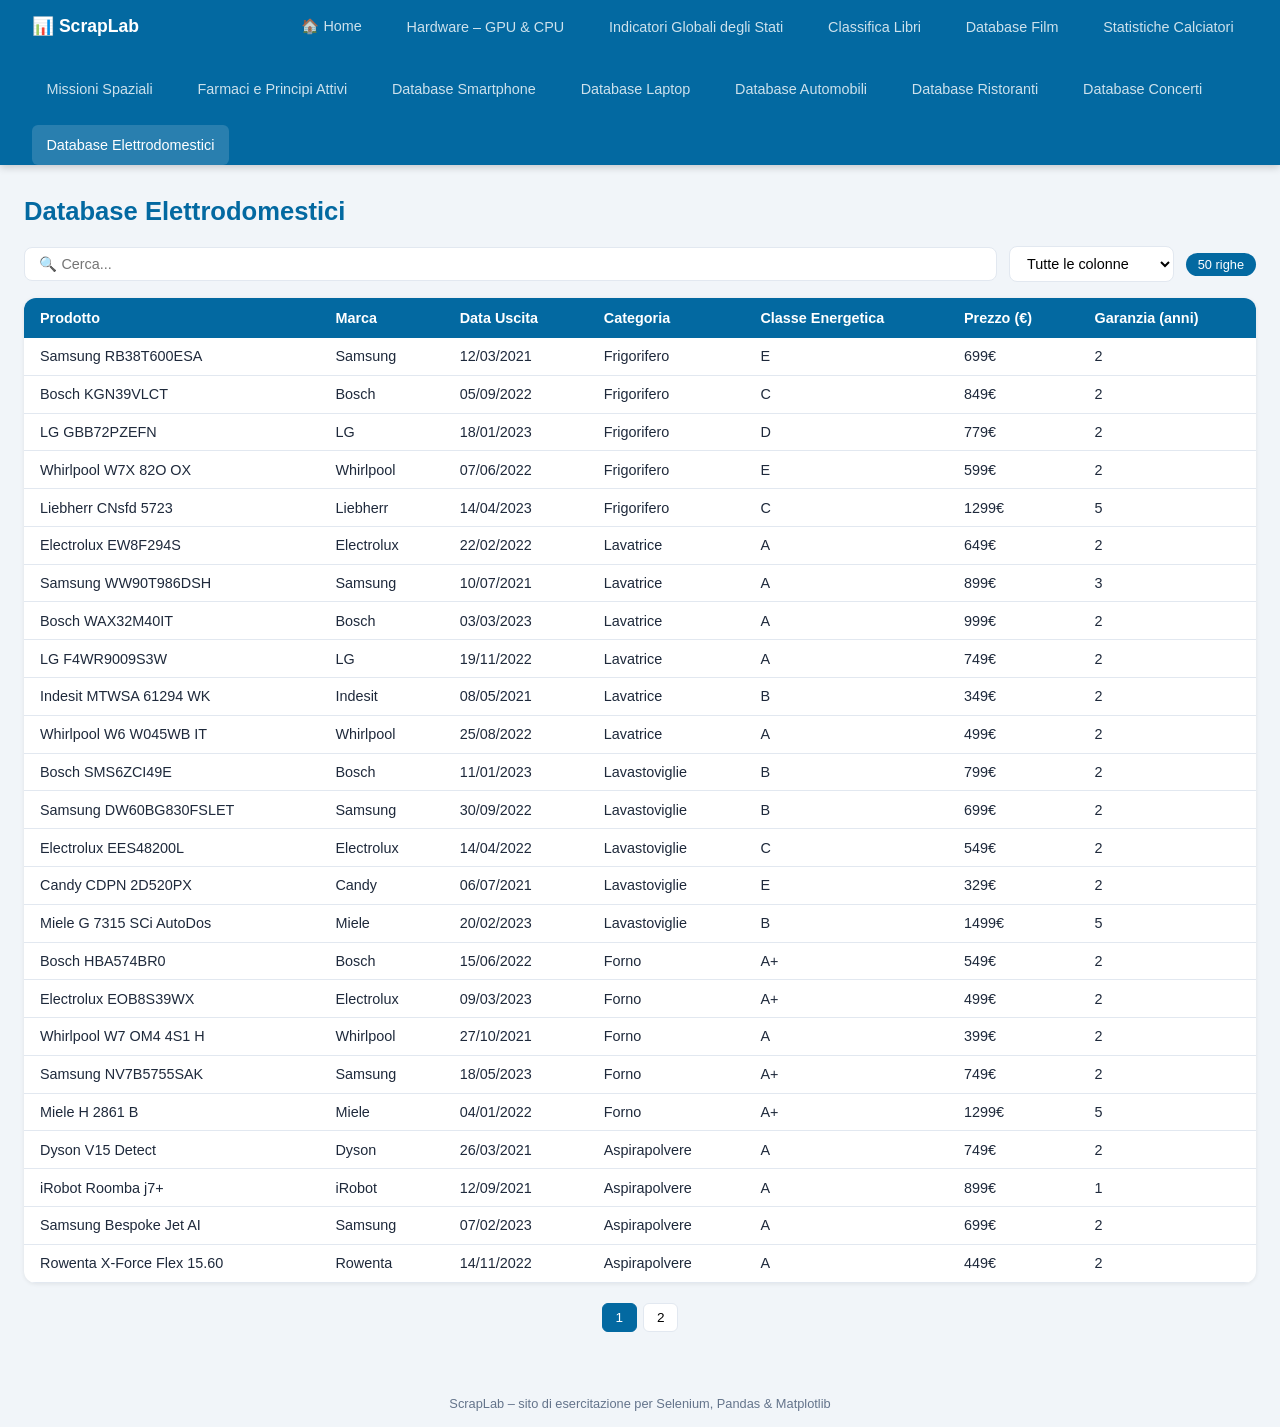
<file: elettrodomestici.html>
<!DOCTYPE html>
<html lang="it">
<head>
  <meta charset="UTF-8">
  <meta name="viewport" content="width=device-width, initial-scale=1.0">
  <title>Database Elettrodomestici – ScrapLab</title>

<style>
  :root {
    --primary: #0369a1;
    --primary-light: #7dd3fc;
    --bg: #f1f5f9;
    --card: #ffffff;
    --text: #1e293b;
    --muted: #64748b;
    --border: #e2e8f0;
    --radius: 12px;
  }
  * { box-sizing: border-box; margin: 0; padding: 0; }
  body { font-family: 'Segoe UI', sans-serif; background: var(--bg); color: var(--text); }

  /* ── NAV ── */
  nav {
    background: var(--primary);
    padding: 0 2rem;
    display: flex;
    align-items: center;
    gap: 1rem;
    flex-wrap: wrap;
    box-shadow: 0 2px 8px rgba(0,0,0,.2);
  }
  nav .brand { color: #fff; font-weight: 700; font-size: 1.1rem; padding: 1rem 0; margin-right: auto; }
  nav a {
    color: rgba(255,255,255,.8);
    text-decoration: none;
    padding: .75rem .9rem;
    border-radius: 6px;
    font-size: .9rem;
    transition: background .2s, color .2s;
  }
  nav a:hover, nav a.active { background: rgba(255,255,255,.15); color: #fff; }

  /* ── MAIN ── */
  main { max-width: 1300px; margin: 2rem auto; padding: 0 1.5rem; }
  h1 { font-size: 1.6rem; margin-bottom: 1.25rem; color: var(--primary); }

  /* ── CONTROLS ── */
  .controls {
    display: flex;
    gap: .75rem;
    flex-wrap: wrap;
    align-items: center;
    margin-bottom: 1rem;
  }
  .controls input[type=text] {
    flex: 1; min-width: 220px;
    padding: .5rem .9rem;
    border: 1px solid var(--border);
    border-radius: 8px;
    font-size: .9rem;
    outline: none;
    transition: border .2s;
  }
  .controls input[type=text]:focus { border-color: var(--primary-light); }
  .controls select {
    padding: .5rem .8rem;
    border: 1px solid var(--border);
    border-radius: 8px;
    font-size: .9rem;
    background: var(--card);
    cursor: pointer;
  }
  .badge {
    background: var(--primary);
    color: #fff;
    border-radius: 20px;
    padding: .25rem .75rem;
    font-size: .8rem;
    margin-left: auto;
  }

  /* ── TABLE ── */
  .table-wrap {
    background: var(--card);
    border-radius: var(--radius);
    box-shadow: 0 1px 4px rgba(0,0,0,.08);
    overflow-x: auto;
  }
  table { width: 100%; border-collapse: collapse; font-size: .9rem; }
  thead th {
    background: var(--primary);
    color: #fff;
    padding: .75rem 1rem;
    text-align: left;
    cursor: pointer;
    user-select: none;
    white-space: nowrap;
    position: sticky; top: 0;
  }
  thead th:hover { background: var(--primary-light); color: var(--text); }
  thead th.sort-asc::after  { content: " ▲"; font-size: .7rem; }
  thead th.sort-desc::after { content: " ▼"; font-size: .7rem; }
  tbody tr { border-bottom: 1px solid var(--border); transition: background .15s; }
  tbody tr:hover { background: #f0f9ff; }
  tbody tr:last-child { border-bottom: none; }
  td { padding: .65rem 1rem; }
  .no-results { text-align: center; padding: 2rem; color: var(--muted); font-style: italic; }

  /* ── PAGINATION ── */
  .pagination {
    display: flex;
    justify-content: center;
    gap: .4rem;
    margin-top: 1.25rem;
    flex-wrap: wrap;
  }
  .pagination button {
    padding: .4rem .8rem;
    border: 1px solid var(--border);
    border-radius: 6px;
    background: var(--card);
    cursor: pointer;
    font-size: .85rem;
    transition: all .2s;
  }
  .pagination button:hover, .pagination button.active {
    background: var(--primary);
    color: #fff;
    border-color: var(--primary);
  }

  /* ── FOOTER ── */
  footer { text-align: center; color: var(--muted); font-size: .8rem; padding: 2rem 0 1rem; }
</style>

</head>
<body>

<nav>
  <span class="brand">📊 ScrapLab</span>
  <a href="index.html">🏠 Home</a>
  <a href="hardware.html">Hardware – GPU &amp; CPU</a>
  <a href="stati.html">Indicatori Globali degli Stati</a>
  <a href="libri.html">Classifica Libri</a>
  <a href="film.html">Database Film</a>
  <a href="calciatori.html">Statistiche Calciatori</a>
  <a href="missioni_spaziali.html">Missioni Spaziali</a>
  <a href="farmaci.html">Farmaci e Principi Attivi</a>
  <a href="smartphone.html">Database Smartphone</a>
  <a href="laptop.html">Database Laptop</a>
  <a href="automobili.html">Database Automobili</a>
  <a href="ristoranti.html">Database Ristoranti</a>
  <a href="concerti.html">Database Concerti</a>
  <a href="elettrodomestici.html" class="active">Database Elettrodomestici</a>
</nav>

<main>
  <h1>Database Elettrodomestici</h1>
  <div class="controls">
    <input type="text" id="search" placeholder="🔍 Cerca...">
    <select id="col-filter">
      <option value="-1">Tutte le colonne</option>
      <option value="0">Prodotto</option>
      <option value="1">Marca</option>
      <option value="2">Data Uscita</option>
      <option value="3">Categoria</option>
      <option value="4">Classe Energetica</option>
      <option value="5">Prezzo (€)</option>
      <option value="6">Garanzia (anni)</option>
    </select>
    <span class="badge" id="row-count"></span>
  </div>

  <div class="table-wrap">
    <table>
      <thead>
        <tr>
          <th>Prodotto</th>
          <th>Marca</th>
          <th>Data Uscita</th>
          <th>Categoria</th>
          <th>Classe Energetica</th>
          <th>Prezzo (€)</th>
          <th>Garanzia (anni)</th>
        </tr>
      </thead>
      <tbody>
        <tr><td>Samsung RB38T600ESA</td><td>Samsung</td><td>12/03/2021</td><td>Frigorifero</td><td>E</td><td>699€</td><td>2</td></tr>
        <tr><td>Bosch KGN39VLCT</td><td>Bosch</td><td>05/09/2022</td><td>Frigorifero</td><td>C</td><td>849€</td><td>2</td></tr>
        <tr><td>LG GBB72PZEFN</td><td>LG</td><td>18/01/2023</td><td>Frigorifero</td><td>D</td><td>779€</td><td>2</td></tr>
        <tr><td>Whirlpool W7X 82O OX</td><td>Whirlpool</td><td>07/06/2022</td><td>Frigorifero</td><td>E</td><td>599€</td><td>2</td></tr>
        <tr><td>Liebherr CNsfd 5723</td><td>Liebherr</td><td>14/04/2023</td><td>Frigorifero</td><td>C</td><td>1299€</td><td>5</td></tr>
        <tr><td>Electrolux EW8F294S</td><td>Electrolux</td><td>22/02/2022</td><td>Lavatrice</td><td>A</td><td>649€</td><td>2</td></tr>
        <tr><td>Samsung WW90T986DSH</td><td>Samsung</td><td>10/07/2021</td><td>Lavatrice</td><td>A</td><td>899€</td><td>3</td></tr>
        <tr><td>Bosch WAX32M40IT</td><td>Bosch</td><td>03/03/2023</td><td>Lavatrice</td><td>A</td><td>999€</td><td>2</td></tr>
        <tr><td>LG F4WR9009S3W</td><td>LG</td><td>19/11/2022</td><td>Lavatrice</td><td>A</td><td>749€</td><td>2</td></tr>
        <tr><td>Indesit MTWSA 61294 WK</td><td>Indesit</td><td>08/05/2021</td><td>Lavatrice</td><td>B</td><td>349€</td><td>2</td></tr>
        <tr><td>Whirlpool W6 W045WB IT</td><td>Whirlpool</td><td>25/08/2022</td><td>Lavatrice</td><td>A</td><td>499€</td><td>2</td></tr>
        <tr><td>Bosch SMS6ZCI49E</td><td>Bosch</td><td>11/01/2023</td><td>Lavastoviglie</td><td>B</td><td>799€</td><td>2</td></tr>
        <tr><td>Samsung DW60BG830FSLET</td><td>Samsung</td><td>30/09/2022</td><td>Lavastoviglie</td><td>B</td><td>699€</td><td>2</td></tr>
        <tr><td>Electrolux EES48200L</td><td>Electrolux</td><td>14/04/2022</td><td>Lavastoviglie</td><td>C</td><td>549€</td><td>2</td></tr>
        <tr><td>Candy CDPN 2D520PX</td><td>Candy</td><td>06/07/2021</td><td>Lavastoviglie</td><td>E</td><td>329€</td><td>2</td></tr>
        <tr><td>Miele G 7315 SCi AutoDos</td><td>Miele</td><td>20/02/2023</td><td>Lavastoviglie</td><td>B</td><td>1499€</td><td>5</td></tr>
        <tr><td>Bosch HBA574BR0</td><td>Bosch</td><td>15/06/2022</td><td>Forno</td><td>A+</td><td>549€</td><td>2</td></tr>
        <tr><td>Electrolux EOB8S39WX</td><td>Electrolux</td><td>09/03/2023</td><td>Forno</td><td>A+</td><td>499€</td><td>2</td></tr>
        <tr><td>Whirlpool W7 OM4 4S1 H</td><td>Whirlpool</td><td>27/10/2021</td><td>Forno</td><td>A</td><td>399€</td><td>2</td></tr>
        <tr><td>Samsung NV7B5755SAK</td><td>Samsung</td><td>18/05/2023</td><td>Forno</td><td>A+</td><td>749€</td><td>2</td></tr>
        <tr><td>Miele H 2861 B</td><td>Miele</td><td>04/01/2022</td><td>Forno</td><td>A+</td><td>1299€</td><td>5</td></tr>
        <tr><td>Dyson V15 Detect</td><td>Dyson</td><td>26/03/2021</td><td>Aspirapolvere</td><td>A</td><td>749€</td><td>2</td></tr>
        <tr><td>iRobot Roomba j7+</td><td>iRobot</td><td>12/09/2021</td><td>Aspirapolvere</td><td>A</td><td>899€</td><td>1</td></tr>
        <tr><td>Samsung Bespoke Jet AI</td><td>Samsung</td><td>07/02/2023</td><td>Aspirapolvere</td><td>A</td><td>699€</td><td>2</td></tr>
        <tr><td>Rowenta X-Force Flex 15.60</td><td>Rowenta</td><td>14/11/2022</td><td>Aspirapolvere</td><td>A</td><td>449€</td><td>2</td></tr>
        <tr><td>Bosch BGS5A225</td><td>Bosch</td><td>22/04/2021</td><td>Aspirapolvere</td><td>A</td><td>299€</td><td>2</td></tr>
        <tr><td>Bosch WTW85231IT</td><td>Bosch</td><td>08/08/2022</td><td>Asciugatrice</td><td>A+</td><td>799€</td><td>2</td></tr>
        <tr><td>Samsung DV90BB9445GHS3</td><td>Samsung</td><td>17/03/2023</td><td>Asciugatrice</td><td>A+</td><td>999€</td><td>3</td></tr>
        <tr><td>LG RC90V9AV2W</td><td>LG</td><td>30/06/2022</td><td>Asciugatrice</td><td>A+</td><td>849€</td><td>2</td></tr>
        <tr><td>Electrolux EW9H283BY</td><td>Electrolux</td><td>11/01/2022</td><td>Asciugatrice</td><td>A+</td><td>749€</td><td>2</td></tr>
        <tr><td>Candy CS C9DF-S</td><td>Candy</td><td>05/05/2021</td><td>Asciugatrice</td><td>B</td><td>449€</td><td>2</td></tr>
        <tr><td>Samsung QE65S95CATXZT</td><td>Samsung</td><td>24/02/2023</td><td>Televisore</td><td>G</td><td>2299€</td><td>2</td></tr>
        <tr><td>LG OLED65G36LA</td><td>LG</td><td>16/03/2023</td><td>Televisore</td><td>G</td><td>1999€</td><td>2</td></tr>
        <tr><td>Sony XR-65A95L</td><td>Sony</td><td>01/06/2023</td><td>Televisore</td><td>G</td><td>2499€</td><td>2</td></tr>
        <tr><td>Philips 65PUS8818</td><td>Philips</td><td>09/04/2023</td><td>Televisore</td><td>G</td><td>999€</td><td>2</td></tr>
        <tr><td>Hisense 65U8KQ</td><td>Hisense</td><td>20/05/2023</td><td>Televisore</td><td>G</td><td>799€</td><td>2</td></tr>
        <tr><td>De'Longhi La Specialista</td><td>De'Longhi</td><td>03/10/2021</td><td>Macchina Caffè</td><td>A</td><td>699€</td><td>2</td></tr>
        <tr><td>Nespresso Vertuo Next</td><td>Nespresso</td><td>17/04/2022</td><td>Macchina Caffè</td><td>A</td><td>149€</td><td>2</td></tr>
        <tr><td>Philips EP5447/90</td><td>Philips</td><td>28/01/2022</td><td>Macchina Caffè</td><td>A</td><td>599€</td><td>2</td></tr>
        <tr><td>Smeg ECF01RDEU</td><td>Smeg</td><td>12/06/2021</td><td>Macchina Caffè</td><td>A</td><td>449€</td><td>2</td></tr>
        <tr><td>Jura E8 Piano Black</td><td>Jura</td><td>08/09/2022</td><td>Macchina Caffè</td><td>A</td><td>1299€</td><td>2</td></tr>
        <tr><td>Bosch MFQ4020</td><td>Bosch</td><td>15/02/2022</td><td>Piccoli Elettrodomestici</td><td>A</td><td>49€</td><td>2</td></tr>
        <tr><td>KitchenAid Artisan 5KSM175</td><td>KitchenAid</td><td>22/09/2021</td><td>Piccoli Elettrodomestici</td><td>A</td><td>599€</td><td>5</td></tr>
        <tr><td>Philips Airfryer XXL HD9762</td><td>Philips</td><td>06/04/2022</td><td>Piccoli Elettrodomestici</td><td>A</td><td>229€</td><td>2</td></tr>
        <tr><td>Tefal OptiGrill GC722D</td><td>Tefal</td><td>19/11/2021</td><td>Piccoli Elettrodomestici</td><td>A</td><td>149€</td><td>2</td></tr>
        <tr><td>De'Longhi Multicuisine CK900</td><td>De'Longhi</td><td>30/08/2022</td><td>Piccoli Elettrodomestici</td><td>A</td><td>199€</td><td>2</td></tr>
        <tr><td>Dyson Pure Hot+Cool HP09</td><td>Dyson</td><td>11/10/2022</td><td>Climatizzazione</td><td>A+</td><td>649€</td><td>2</td></tr>
        <tr><td>De'Longhi Pinguino PAC AN112</td><td>De'Longhi</td><td>04/03/2023</td><td>Climatizzazione</td><td>A</td><td>499€</td><td>2</td></tr>
        <tr><td>Rowenta Intense Pure Air XL</td><td>Rowenta</td><td>25/01/2022</td><td>Climatizzazione</td><td>A+</td><td>299€</td><td>2</td></tr>
        <tr><td>Olimpia Splendid Nexya S5</td><td>Olimpia Splendid</td><td>17/07/2021</td><td>Climatizzazione</td><td>A+</td><td>899€</td><td>3</td></tr>
      </tbody>
    </table>
  </div>

  <div class="pagination" id="pagination"></div>
</main>

<footer>ScrapLab – sito di esercitazione per Selenium, Pandas &amp; Matplotlib</footer>

<script>
(function () {
  const ROWS_PER_PAGE = 25;
  let currentPage = 1;
  let sortCol = -1, sortDir = 1;
  let filtered = [];

  const tbody    = document.querySelector('tbody');
  const allRows  = Array.from(tbody.querySelectorAll('tr'));
  const countEl  = document.getElementById('row-count');
  const searchEl = document.getElementById('search');
  const colSel   = document.getElementById('col-filter');
  const pagDiv   = document.getElementById('pagination');

  function applyFilter() {
    const q   = searchEl.value.toLowerCase();
    const col = parseInt(colSel.value);
    filtered  = allRows.filter(tr => {
      const cells = tr.querySelectorAll('td');
      if (col === -1) return Array.from(cells).some(td => td.textContent.toLowerCase().includes(q));
      return cells[col] && cells[col].textContent.toLowerCase().includes(q);
    });
    currentPage = 1;
    render();
  }

  function applySort(colIdx) {
    if (sortCol === colIdx) sortDir *= -1;
    else { sortCol = colIdx; sortDir = 1; }
    filtered.sort((a, b) => {
      const va = a.querySelectorAll('td')[colIdx]?.textContent || '';
      const vb = b.querySelectorAll('td')[colIdx]?.textContent || '';
      const na = parseFloat(va.replace(/[^0-9.\-]/g, ''));
      const nb = parseFloat(vb.replace(/[^0-9.\-]/g, ''));
      if (!isNaN(na) && !isNaN(nb)) return (na - nb) * sortDir;
      return va.localeCompare(vb) * sortDir;
    });
    document.querySelectorAll('thead th').forEach((th, i) => {
      th.classList.remove('sort-asc', 'sort-desc');
      if (i === colIdx) th.classList.add(sortDir === 1 ? 'sort-asc' : 'sort-desc');
    });
    render();
  }

  function render() {
    const total = filtered.length;
    const pages = Math.max(1, Math.ceil(total / ROWS_PER_PAGE));
    if (currentPage > pages) currentPage = pages;
    const start = (currentPage - 1) * ROWS_PER_PAGE;
    const slice = filtered.slice(start, start + ROWS_PER_PAGE);

    allRows.forEach(tr => tr.style.display = 'none');
    slice.forEach(tr => tr.style.display = '');

    let noEl = tbody.querySelector('.no-results-row');
    if (slice.length === 0) {
      if (!noEl) {
        noEl = document.createElement('tr');
        noEl.className = 'no-results-row';
        const cols = document.querySelectorAll('thead th').length;
        noEl.innerHTML = `<td colspan="${cols}" class="no-results">Nessun risultato trovato.</td>`;
        tbody.appendChild(noEl);
      }
    } else if (noEl) noEl.remove();

    countEl.textContent = total + ' righe';

    pagDiv.innerHTML = '';
    pageRange(currentPage, pages).forEach(p => {
      const btn = document.createElement('button');
      if (p === '…') { btn.textContent = '…'; btn.disabled = true; }
      else {
        btn.textContent = p;
        if (p === currentPage) btn.classList.add('active');
        btn.onclick = () => { currentPage = p; render(); };
      }
      pagDiv.appendChild(btn);
    });
  }

  function pageRange(cur, tot) {
    if (tot <= 7) return Array.from({length: tot}, (_, i) => i + 1);
    const r = [1];
    if (cur > 3) r.push('…');
    for (let i = Math.max(2, cur - 1); i <= Math.min(tot - 1, cur + 1); i++) r.push(i);
    if (cur < tot - 2) r.push('…');
    r.push(tot);
    return r;
  }

  searchEl.addEventListener('input', applyFilter);
  colSel.addEventListener('change', applyFilter);
  document.querySelectorAll('thead th').forEach((th, i) =>
    th.addEventListener('click', () => applySort(i))
  );

  filtered = [...allRows];
  render();
})();
</script>

</body>
</html>
</file>
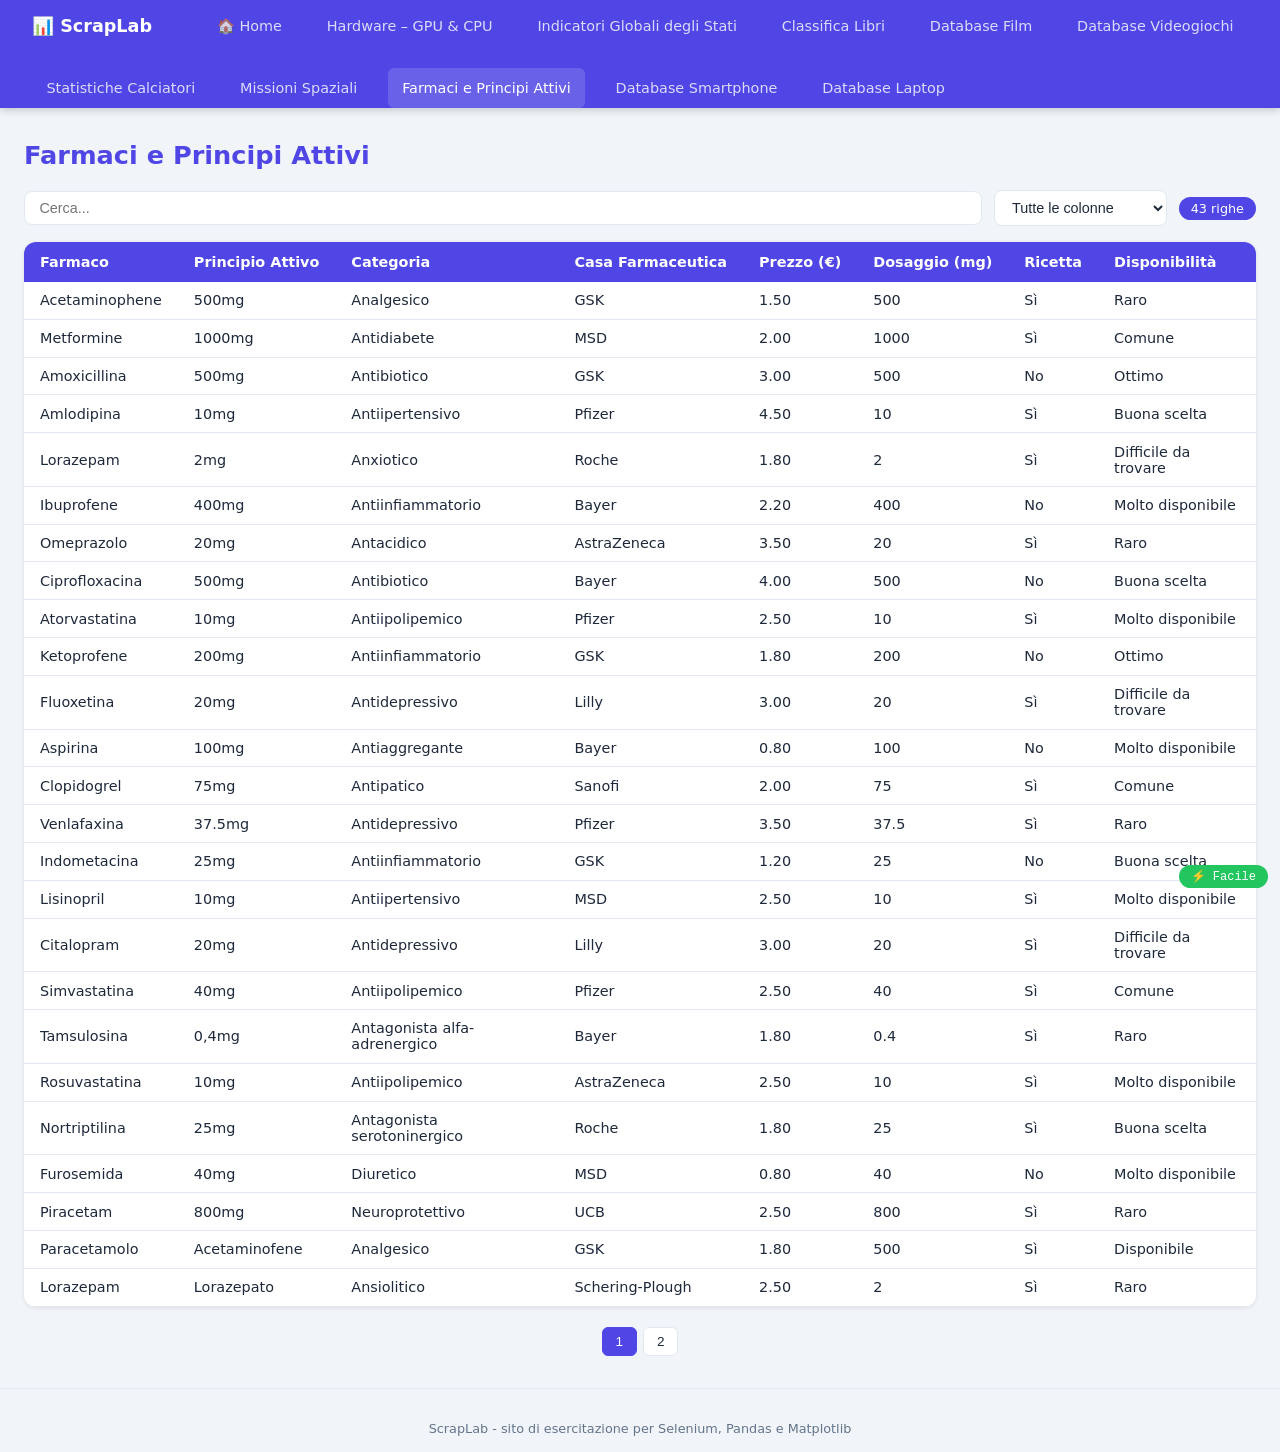
<file: farmaci.html>
<!DOCTYPE html>
<html lang="it"><head><meta charset="UTF-8">
<meta name="viewport" content="width=device-width,initial-scale=1">
<title>Farmaci e Principi Attivi - ScrapLab</title><link rel="stylesheet" href="style.css"></head>
<body>
  <nav><span class="brand">📊 ScrapLab</span>
        <a href="index.html">🏠 Home</a>
    <a href="hardware.html">Hardware – GPU & CPU</a>
    <a href="stati.html">Indicatori Globali degli Stati</a>
    <a href="libri.html">Classifica Libri</a>
    <a href="film.html">Database Film</a>
    <a href="videogiochi.html">Database Videogiochi</a>
    <a href="calciatori.html">Statistiche Calciatori</a>
    <a href="missioni_spaziali.html">Missioni Spaziali</a>
    <a href="farmaci.html" class="active">Farmaci e Principi Attivi</a>
    <a href="smartphone.html">Database Smartphone</a>
    <a href="laptop.html">Database Laptop</a>
  </nav>
  <main>
<h1>Farmaci e Principi Attivi</h1>
<div class="controls">
  <input type="text" id="s" placeholder="Cerca...">
  <select id="cf"><option value="-1">Tutte le colonne</option><option value="0">Farmaco</option><option value="1">Principio Attivo</option><option value="2">Categoria</option><option value="3">Casa Farmaceutica</option><option value="4">Prezzo (€)</option><option value="5">Dosaggio (mg)</option><option value="6">Ricetta</option><option value="7">Disponibilità</option></select>
  <span class="badge" id="rc"></span>
</div>
<div class="table-wrap"><table>
  <thead><tr><th>Farmaco</th><th>Principio Attivo</th><th>Categoria</th><th>Casa Farmaceutica</th><th>Prezzo (€)</th><th>Dosaggio (mg)</th><th>Ricetta</th><th>Disponibilità</th></tr></thead>
  <tbody><tr><td>Acetaminophene</td><td>500mg</td><td>Analgesico</td><td>GSK</td><td>1.50</td><td>500</td><td>Sì</td><td>Raro</td></tr>
<tr><td>Metformine</td><td>1000mg</td><td>Antidiabete</td><td>MSD</td><td>2.00</td><td>1000</td><td>Sì</td><td>Comune</td></tr>
<tr><td>Amoxicillina</td><td>500mg</td><td>Antibiotico</td><td>GSK</td><td>3.00</td><td>500</td><td>No</td><td>Ottimo</td></tr>
<tr><td>Amlodipina</td><td>10mg</td><td>Antiipertensivo</td><td>Pfizer</td><td>4.50</td><td>10</td><td>Sì</td><td>Buona scelta</td></tr>
<tr><td>Lorazepam</td><td>2mg</td><td>Anxiotico</td><td>Roche</td><td>1.80</td><td>2</td><td>Sì</td><td>Difficile da trovare</td></tr>
<tr><td>Ibuprofene</td><td>400mg</td><td>Antiinfiammatorio</td><td>Bayer</td><td>2.20</td><td>400</td><td>No</td><td>Molto disponibile</td></tr>
<tr><td>Omeprazolo</td><td>20mg</td><td>Antacidico</td><td>AstraZeneca</td><td>3.50</td><td>20</td><td>Sì</td><td>Raro</td></tr>
<tr><td>Ciprofloxacina</td><td>500mg</td><td>Antibiotico</td><td>Bayer</td><td>4.00</td><td>500</td><td>No</td><td>Buona scelta</td></tr>
<tr><td>Atorvastatina</td><td>10mg</td><td>Antiipolipemico</td><td>Pfizer</td><td>2.50</td><td>10</td><td>Sì</td><td>Molto disponibile</td></tr>
<tr><td>Ketoprofene</td><td>200mg</td><td>Antiinfiammatorio</td><td>GSK</td><td>1.80</td><td>200</td><td>No</td><td>Ottimo</td></tr>
<tr><td>Fluoxetina</td><td>20mg</td><td>Antidepressivo</td><td>Lilly</td><td>3.00</td><td>20</td><td>Sì</td><td>Difficile da trovare</td></tr>
<tr><td>Aspirina</td><td>100mg</td><td>Antiaggregante</td><td>Bayer</td><td>0.80</td><td>100</td><td>No</td><td>Molto disponibile</td></tr>
<tr><td>Clopidogrel</td><td>75mg</td><td>Antipatico</td><td>Sanofi</td><td>2.00</td><td>75</td><td>Sì</td><td>Comune</td></tr>
<tr><td>Venlafaxina</td><td>37.5mg</td><td>Antidepressivo</td><td>Pfizer</td><td>3.50</td><td>37.5</td><td>Sì</td><td>Raro</td></tr>
<tr><td>Indometacina</td><td>25mg</td><td>Antiinfiammatorio</td><td>GSK</td><td>1.20</td><td>25</td><td>No</td><td>Buona scelta</td></tr>
<tr><td>Lisinopril</td><td>10mg</td><td>Antiipertensivo</td><td>MSD</td><td>2.50</td><td>10</td><td>Sì</td><td>Molto disponibile</td></tr>
<tr><td>Citalopram</td><td>20mg</td><td>Antidepressivo</td><td>Lilly</td><td>3.00</td><td>20</td><td>Sì</td><td>Difficile da trovare</td></tr>
<tr><td>Simvastatina</td><td>40mg</td><td>Antiipolipemico</td><td>Pfizer</td><td>2.50</td><td>40</td><td>Sì</td><td>Comune</td></tr>
<tr><td>Tamsulosina</td><td>0,4mg</td><td>Antagonista alfa-adrenergico</td><td>Bayer</td><td>1.80</td><td>0.4</td><td>Sì</td><td>Raro</td></tr>
<tr><td>Rosuvastatina</td><td>10mg</td><td>Antiipolipemico</td><td>AstraZeneca</td><td>2.50</td><td>10</td><td>Sì</td><td>Molto disponibile</td></tr>
<tr><td>Nortriptilina</td><td>25mg</td><td>Antagonista serotoninergico</td><td>Roche</td><td>1.80</td><td>25</td><td>Sì</td><td>Buona scelta</td></tr>
<tr><td>Furosemida</td><td>40mg</td><td>Diuretico</td><td>MSD</td><td>0.80</td><td>40</td><td>No</td><td>Molto disponibile</td></tr>
<tr><td>Piracetam</td><td>800mg</td><td>Neuroprotettivo</td><td>UCB</td><td>2.50</td><td>800</td><td>Sì</td><td>Raro</td></tr>
<tr><td>Paracetamolo</td><td>Acetaminofene</td><td>Analgesico</td><td>GSK</td><td>1.80</td><td>500</td><td>Sì</td><td>Disponibile</td></tr>
<tr><td>Lorazepam</td><td>Lorazepato</td><td>Ansiolitico</td><td>Schering-Plough</td><td>2.50</td><td>2</td><td>Sì</td><td>Raro</td></tr>
<tr><td>Aspirina</td><td></td><td>Antagonista</td><td>Bayer</td><td>0.80</td><td>300</td><td>Sì</td><td>Disponibile</td></tr>
<tr><td>Metformina</td><td>Metformina</td><td>Antiipertensivo</td><td>Merck Sharp & Dohme</td><td>1.20</td><td>500</td><td>No</td><td>Disponibile</td></tr>
<tr><td>Cefalexina</td><td>Cefalexina</td><td>Antibiotico</td><td>GSK</td><td>2.00</td><td>1250</td><td>Sì</td><td>Raro</td></tr>
<tr><td>Omeprazolo</td><td>Omeprazolo</td><td>Inibitore</td><td>AstraZeneca</td><td>1.50</td><td>20</td><td>Sì</td><td>Disponibile</td></tr>
<tr><td>Diazepam</td><td></td><td>Ansiolitico</td><td>Roche</td><td>2.00</td><td>5</td><td>Sì</td><td>Raro</td></tr>
<tr><td>Captopril</td><td></td><td>Antiipertensivo</td><td>Bristol-Myers Squibb</td><td>1.20</td><td>50</td><td>No</td><td>Disponibile</td></tr>
<tr><td>Ibuprofene</td><td>Ibuprofeno</td><td>Antalgico</td><td>Pfizer</td><td>0.90</td><td>200</td><td>Sì</td><td>Disponibile</td></tr>
<tr><td>Amlodipina</td><td></td><td>Antiipertensivo</td><td>Novartis</td><td>1.30</td><td>10</td><td>No</td><td>Disponibile</td></tr>
<tr><td>Fluconazolo</td><td>Fluconazolo</td><td>Antifungico</td><td>Pfizer</td><td>2.00</td><td>50</td><td>Sì</td><td>Raro</td></tr>
<tr><td>Tamsulosina</td><td></td><td>Antiipertensivo</td><td>Bristol-Myers Squibb</td><td>1.20</td><td>0.4</td><td>No</td><td>Disponibile</td></tr>
<tr><td>Amoxicillina</td><td>Aminoamoxicillina</td><td>Antibiotico</td><td>GlaxoSmithKline</td><td>2.00</td><td>500</td><td>Sì</td><td>Raro</td></tr>
<tr><td>Ciclosporina</td><td></td><td>Immunosoppressore</td><td>Novartis</td><td>1.50</td><td>25</td><td>No</td><td>Disponibile</td></tr>
<tr><td>Clarithromicina</td><td></td><td>Antibiotico</td><td>AbbVie</td><td>2.00</td><td>250</td><td>Sì</td><td>Raro</td></tr>
<tr><td>Simvastatina</td><td></td><td>Hipolipemizzante</td><td>Merck Sharp & Dohme</td><td>1.50</td><td>20</td><td>No</td><td>Disponibile</td></tr>
<tr><td>Oxazepam</td><td></td><td>Ansiolitico</td><td>Roche</td><td>2.00</td><td>10</td><td>Sì</td><td>Raro</td></tr>
<tr><td>Furosemida</td><td></td><td>Diuretico</td><td>Pfizer</td><td>0.80</td><td>40</td><td>No</td><td>Disponibile</td></tr>
<tr><td>Tolperisone</td><td></td><td>Muscolare</td><td>Janssen-Cilag</td><td>1.20</td><td>250</td><td>Sì</td><td>Raro</td></tr>
<tr><td>Metoclopramide</td><td></td><td>Antiemetico</td><td>Emcure</td><td>0.80</td><td>10</td><td>No</td><td>Disponibile</td></tr></tbody>
</table></div>
<div class="pag" id="pag"></div>
</main>
<footer>ScrapLab - sito di esercitazione per Selenium, Pandas e Matplotlib</footer>
<span style="position:fixed;bottom:12px;right:12px;background:#22c55e;color:#fff;padding:4px 12px;border-radius:20px;font-size:12px;font-family:monospace;z-index:999;">⚡ Facile</span><script>
(function(){
const RPP=25;let pg=1,sc=-1,sd=1,fil=[];
const tb=document.querySelector('tbody'),all=Array.from(tb.querySelectorAll('tr')),
      cnt=document.getElementById('rc'),se=document.getElementById('s'),
      cs=document.getElementById('cf'),pd=document.getElementById('pag');
function filt(){const q=se.value.toLowerCase(),c=parseInt(cs.value);
  fil=all.filter(tr=>{const cl=tr.querySelectorAll('td');
    if(c===-1)return Array.from(cl).some(td=>td.textContent.toLowerCase().includes(q));
    return cl[c]&&cl[c].textContent.toLowerCase().includes(q);});pg=1;ren();}
function srt(i){if(sc===i)sd*=-1;else{sc=i;sd=1;}
  fil.sort((a,b)=>{const va=a.querySelectorAll('td')[i]?.textContent||'',vb=b.querySelectorAll('td')[i]?.textContent||'';
    const na=parseFloat(va.replace(/[^0-9.\-]/g,'')),nb=parseFloat(vb.replace(/[^0-9.\-]/g,''));
    if(!isNaN(na)&&!isNaN(nb))return(na-nb)*sd;return va.localeCompare(vb)*sd;});
  document.querySelectorAll('thead th').forEach((th,j)=>{th.classList.remove('asc','desc');
    if(j===i)th.classList.add(sd===1?'asc':'desc');});ren();}
function ren(){const tot=fil.length,pgs=Math.max(1,Math.ceil(tot/RPP));
  if(pg>pgs)pg=pgs;const st=(pg-1)*RPP,sl=fil.slice(st,st+RPP);
  all.forEach(tr=>tr.style.display='none');sl.forEach(tr=>tr.style.display='');
  let no=tb.querySelector('.er');
  if(!sl.length){if(!no){no=document.createElement('tr');no.className='er';
    no.innerHTML='<td colspan="'+document.querySelectorAll('thead th').length+'" class="empty">Nessun risultato.</td>';tb.appendChild(no);}}
  else if(no)no.remove();
  cnt.textContent=tot+' righe';pd.innerHTML='';
  prng(pg,pgs).forEach(p=>{const b=document.createElement('button');
    if(p==='…'){b.textContent='…';b.disabled=true;}
    else{b.textContent=p;if(p===pg)b.classList.add('on');b.onclick=()=>{pg=p;ren();};}
    pd.appendChild(b);});}
function prng(c,t){if(t<=7)return Array.from({length:t},(_,i)=>i+1);
  const r=[1];if(c>3)r.push('…');
  for(let i=Math.max(2,c-1);i<=Math.min(t-1,c+1);i++)r.push(i);
  if(c<t-2)r.push('…');r.push(t);return r;}
se.addEventListener('input',filt);cs.addEventListener('change',filt);
document.querySelectorAll('thead th').forEach((th,i)=>th.addEventListener('click',()=>srt(i)));
fil=[...all];ren();})();
</script></body></html>
</file>
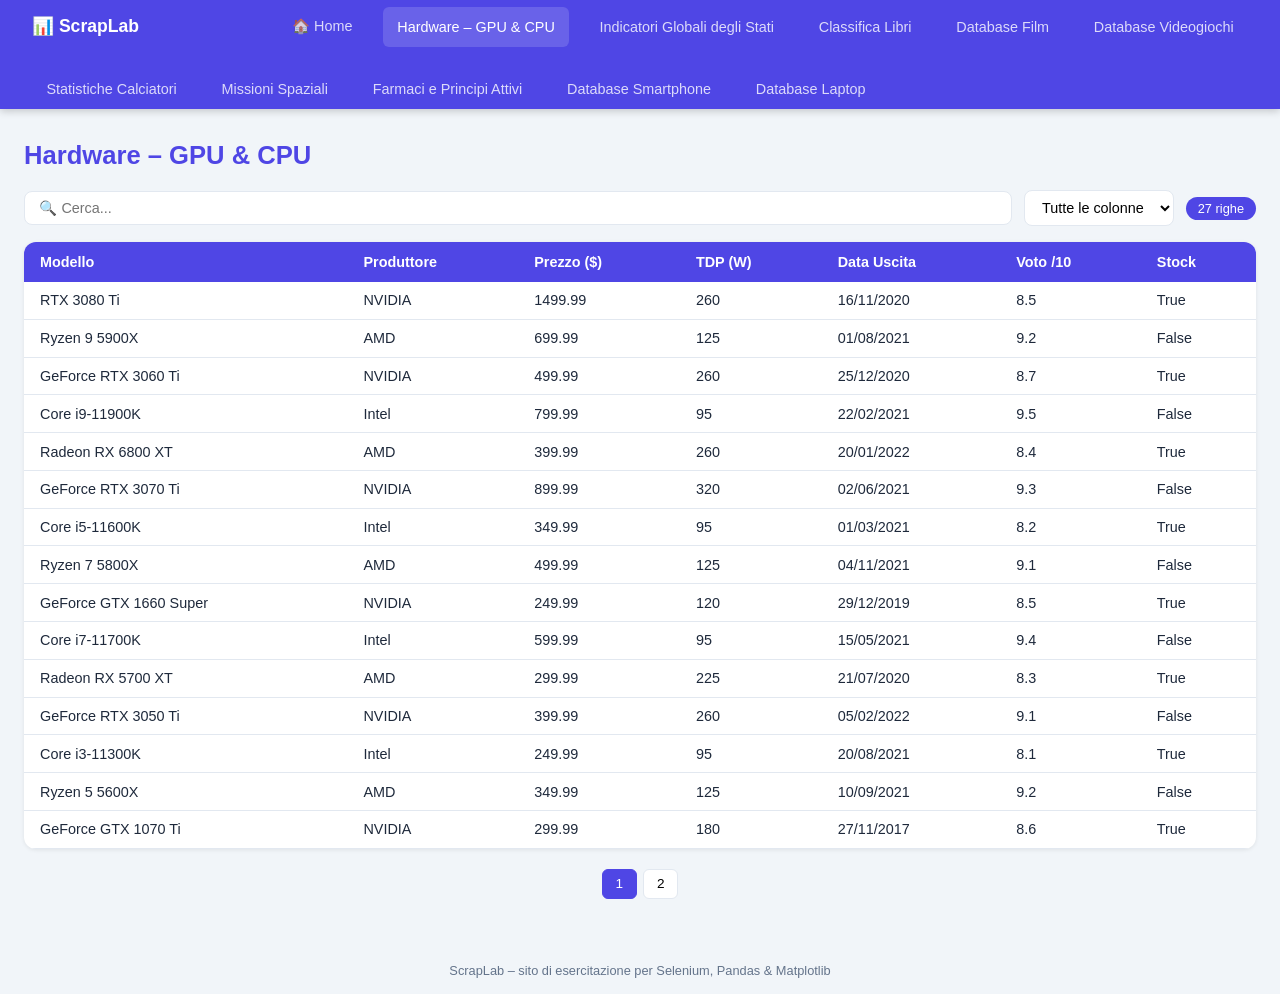
<file: hardware.html>
<!DOCTYPE html>
<html lang="it">
<head>
  <meta charset="UTF-8">
  <meta name="viewport" content="width=device-width, initial-scale=1.0">
  <title>Hardware – GPU & CPU – ScrapLab</title>
  
<style>
  :root {
    --primary: #4f46e5;
    --primary-light: #818cf8;
    --bg: #f1f5f9;
    --card: #ffffff;
    --text: #1e293b;
    --muted: #64748b;
    --border: #e2e8f0;
    --radius: 12px;
  }
  * { box-sizing: border-box; margin: 0; padding: 0; }
  body { font-family: 'Segoe UI', sans-serif; background: var(--bg); color: var(--text); }

  /* ── NAV ── */
  nav {
    background: var(--primary);
    padding: 0 2rem;
    display: flex;
    align-items: center;
    gap: 1rem;
    flex-wrap: wrap;
    box-shadow: 0 2px 8px rgba(0,0,0,.2);
  }
  nav .brand { color: #fff; font-weight: 700; font-size: 1.1rem; padding: 1rem 0; margin-right: auto; }
  nav a {
    color: rgba(255,255,255,.8);
    text-decoration: none;
    padding: .75rem .9rem;
    border-radius: 6px;
    font-size: .9rem;
    transition: background .2s, color .2s;
  }
  nav a:hover, nav a.active { background: rgba(255,255,255,.15); color: #fff; }

  /* ── MAIN ── */
  main { max-width: 1300px; margin: 2rem auto; padding: 0 1.5rem; }
  h1 { font-size: 1.6rem; margin-bottom: 1.25rem; color: var(--primary); }

  /* ── CONTROLS ── */
  .controls {
    display: flex;
    gap: .75rem;
    flex-wrap: wrap;
    align-items: center;
    margin-bottom: 1rem;
  }
  .controls input[type=text] {
    flex: 1; min-width: 220px;
    padding: .5rem .9rem;
    border: 1px solid var(--border);
    border-radius: 8px;
    font-size: .9rem;
    outline: none;
    transition: border .2s;
  }
  .controls input[type=text]:focus { border-color: var(--primary-light); }
  .controls select {
    padding: .5rem .8rem;
    border: 1px solid var(--border);
    border-radius: 8px;
    font-size: .9rem;
    background: var(--card);
    cursor: pointer;
  }
  .badge {
    background: var(--primary);
    color: #fff;
    border-radius: 20px;
    padding: .25rem .75rem;
    font-size: .8rem;
    margin-left: auto;
  }

  /* ── TABLE ── */
  .table-wrap {
    background: var(--card);
    border-radius: var(--radius);
    box-shadow: 0 1px 4px rgba(0,0,0,.08);
    overflow-x: auto;
  }
  table { width: 100%; border-collapse: collapse; font-size: .9rem; }
  thead th {
    background: var(--primary);
    color: #fff;
    padding: .75rem 1rem;
    text-align: left;
    cursor: pointer;
    user-select: none;
    white-space: nowrap;
    position: sticky; top: 0;
  }
  thead th:hover { background: var(--primary-light); }
  thead th.sort-asc::after  { content: " ▲"; font-size: .7rem; }
  thead th.sort-desc::after { content: " ▼"; font-size: .7rem; }
  tbody tr { border-bottom: 1px solid var(--border); transition: background .15s; }
  tbody tr:hover { background: #f8fafc; }
  tbody tr:last-child { border-bottom: none; }
  td { padding: .65rem 1rem; }
  .no-results { text-align: center; padding: 2rem; color: var(--muted); font-style: italic; }

  /* ── PAGINATION ── */
  .pagination {
    display: flex;
    justify-content: center;
    gap: .4rem;
    margin-top: 1.25rem;
    flex-wrap: wrap;
  }
  .pagination button {
    padding: .4rem .8rem;
    border: 1px solid var(--border);
    border-radius: 6px;
    background: var(--card);
    cursor: pointer;
    font-size: .85rem;
    transition: all .2s;
  }
  .pagination button:hover, .pagination button.active {
    background: var(--primary);
    color: #fff;
    border-color: var(--primary);
  }

  /* ── FOOTER ── */
  footer { text-align: center; color: var(--muted); font-size: .8rem; padding: 2rem 0 1rem; }

  /* ── INDEX CARDS ── */
  .cards { display: grid; grid-template-columns: repeat(auto-fill, minmax(260px, 1fr)); gap: 1.25rem; }
  .card {
    background: var(--card);
    border-radius: var(--radius);
    box-shadow: 0 1px 4px rgba(0,0,0,.08);
    padding: 1.5rem;
    text-decoration: none;
    color: var(--text);
    border: 2px solid transparent;
    transition: border .2s, transform .2s;
    display: block;
  }
  .card:hover { border-color: var(--primary); transform: translateY(-3px); }
  .card .icon { font-size: 2rem; margin-bottom: .5rem; }
  .card h2 { font-size: 1rem; color: var(--primary); }
  .card p { font-size: .85rem; color: var(--muted); margin-top: .25rem; }
</style>

</head>
<body>
  <nav><span class="brand">📊 ScrapLab</span>
    <a href="index.html">🏠 Home</a>
    <a href="hardware.html" class="active">Hardware – GPU & CPU</a>
    <a href="stati.html">Indicatori Globali degli Stati</a>
    <a href="libri.html">Classifica Libri</a>
    <a href="film.html" >Database Film</a>
    <a href="videogiochi.html">Database Videogiochi</a>
    <a href="calciatori.html">Statistiche Calciatori</a>
    <a href="missioni_spaziali.html" >Missioni Spaziali</a>
    <a href="farmaci.html">Farmaci e Principi Attivi</a>
    <a href="smartphone.html">Database Smartphone</a>
    <a href="laptop.html">Database Laptop</a>
  </nav>
<main>
  <h1>Hardware – GPU & CPU</h1>
  <div class="controls">
    <input type="text" id="search" placeholder="🔍 Cerca...">
    <select id="col-filter"><option value="-1">Tutte le colonne</option><option value="0">Modello</option><option value="1">Produttore</option><option value="2">Prezzo ($)</option><option value="3">TDP (W)</option><option value="4">Data Uscita</option><option value="5">Voto /10</option><option value="6">Stock</option></select>
    <span class="badge" id="row-count"></span>
  </div>
  <div class="table-wrap">
    <table>
      <thead><tr><th>Modello</th><th>Produttore</th><th>Prezzo ($)</th><th>TDP (W)</th><th>Data Uscita</th><th>Voto /10</th><th>Stock</th></tr></thead>
      <tbody><tr><td>RTX 3080 Ti</td><td>NVIDIA</td><td>1499.99</td><td>260</td><td>16/11/2020</td><td>8.5</td><td>True</td></tr>
<tr><td>Ryzen 9 5900X</td><td>AMD</td><td>699.99</td><td>125</td><td>01/08/2021</td><td>9.2</td><td>False</td></tr>
<tr><td>GeForce RTX 3060 Ti</td><td>NVIDIA</td><td>499.99</td><td>260</td><td>25/12/2020</td><td>8.7</td><td>True</td></tr>
<tr><td>Core i9-11900K</td><td>Intel</td><td>799.99</td><td>95</td><td>22/02/2021</td><td>9.5</td><td>False</td></tr>
<tr><td>Radeon RX 6800 XT</td><td>AMD</td><td>399.99</td><td>260</td><td>20/01/2022</td><td>8.4</td><td>True</td></tr>
<tr><td>GeForce RTX 3070 Ti</td><td>NVIDIA</td><td>899.99</td><td>320</td><td>02/06/2021</td><td>9.3</td><td>False</td></tr>
<tr><td>Core i5-11600K</td><td>Intel</td><td>349.99</td><td>95</td><td>01/03/2021</td><td>8.2</td><td>True</td></tr>
<tr><td>Ryzen 7 5800X</td><td>AMD</td><td>499.99</td><td>125</td><td>04/11/2021</td><td>9.1</td><td>False</td></tr>
<tr><td>GeForce GTX 1660 Super</td><td>NVIDIA</td><td>249.99</td><td>120</td><td>29/12/2019</td><td>8.5</td><td>True</td></tr>
<tr><td>Core i7-11700K</td><td>Intel</td><td>599.99</td><td>95</td><td>15/05/2021</td><td>9.4</td><td>False</td></tr>
<tr><td>Radeon RX 5700 XT</td><td>AMD</td><td>299.99</td><td>225</td><td>21/07/2020</td><td>8.3</td><td>True</td></tr>
<tr><td>GeForce RTX 3050 Ti</td><td>NVIDIA</td><td>399.99</td><td>260</td><td>05/02/2022</td><td>9.1</td><td>False</td></tr>
<tr><td>Core i3-11300K</td><td>Intel</td><td>249.99</td><td>95</td><td>20/08/2021</td><td>8.1</td><td>True</td></tr>
<tr><td>Ryzen 5 5600X</td><td>AMD</td><td>349.99</td><td>125</td><td>10/09/2021</td><td>9.2</td><td>False</td></tr>
<tr><td>GeForce GTX 1070 Ti</td><td>NVIDIA</td><td>299.99</td><td>180</td><td>27/11/2017</td><td>8.6</td><td>True</td></tr>
<tr><td>Core i5-11400K</td><td>Intel</td><td>349.99</td><td>95</td><td>15/04/2021</td><td>8.4</td><td>False</td></tr>
<tr><td>Radeon RX 6700 XT</td><td>AMD</td><td>499.99</td><td>260</td><td>18/02/2022</td><td>9.5</td><td>False</td></tr>
<tr><td>GeForce RTX 2060 Super</td><td>NVIDIA</td><td>399.99</td><td>180</td><td>13/07/2020</td><td>8.7</td><td>True</td></tr>
<tr><td>Core i3-11200K</td><td>Intel</td><td>199.99</td><td>95</td><td>25/03/2021</td><td>8.2</td><td>True</td></tr>
<tr><td>Ryzen 9 5900</td><td>AMD</td><td>599.99</td><td>125</td><td>22/12/2021</td><td>9.4</td><td>False</td></tr>
<tr><td>GeForce GTX 1660 Ti</td><td>NVIDIA</td><td>249.99</td><td>120</td><td>17/10/2019</td><td>8.6</td><td>True</td></tr>
<tr><td>Core i7-11700F</td><td>Intel</td><td>599.99</td><td>95</td><td>19/05/2021</td><td>9.3</td><td>False</td></tr>
<tr><td>Radeon RX 5800 XT</td><td>AMD</td><td>399.99</td><td>225</td><td>01/04/2020</td><td>8.4</td><td>True</td></tr>
<tr><td>GeForce RTX 3050</td><td>NVIDIA</td><td>299.99</td><td>260</td><td>03/02/2022</td><td>9.1</td><td>False</td></tr>
<tr><td>Core i5-11400F</td><td>Intel</td><td>249.99</td><td>95</td><td>12/04/2021</td><td>8.3</td><td>True</td></tr>
<tr><td>Ryzen 7 5700X</td><td>AMD</td><td>499.99</td><td>125</td><td>26/09/2021</td><td>9.2</td><td>False</td></tr>
<tr><td>GeForce GTX 1050 Ti</td><td>NVIDIA</td><td>149.99</td><td>75</td><td>15/11/2016</td><td>8.4</td><td>True</td></tr>
</tbody>
    </table>
  </div>
  <div class="pagination" id="pagination"></div>
</main>
<footer>ScrapLab – sito di esercitazione per Selenium, Pandas &amp; Matplotlib</footer>

<script>
(function () {
  const ROWS_PER_PAGE = 15;
  let currentPage = 1;
  let sortCol = -1, sortDir = 1;
  let filtered = [];

  const tbody   = document.querySelector('tbody');
  const allRows = Array.from(tbody.querySelectorAll('tr'));
  const countEl = document.getElementById('row-count');
  const searchEl = document.getElementById('search');
  const colSel  = document.getElementById('col-filter');
  const pagDiv  = document.getElementById('pagination');

  function applyFilter() {
    const q   = searchEl.value.toLowerCase();
    const col = parseInt(colSel.value);  // -1 = tutte
    filtered  = allRows.filter(tr => {
      const cells = tr.querySelectorAll('td');
      if (col === -1) return Array.from(cells).some(td => td.textContent.toLowerCase().includes(q));
      return cells[col] && cells[col].textContent.toLowerCase().includes(q);
    });
    currentPage = 1;
    render();
  }

  function applySort(colIdx) {
    if (sortCol === colIdx) sortDir *= -1;
    else { sortCol = colIdx; sortDir = 1; }
    filtered.sort((a, b) => {
      const va = a.querySelectorAll('td')[colIdx]?.textContent || '';
      const vb = b.querySelectorAll('td')[colIdx]?.textContent || '';
      const na = parseFloat(va.replace(/[^0-9.\-]/g, ''));
      const nb = parseFloat(vb.replace(/[^0-9.\-]/g, ''));
      if (!isNaN(na) && !isNaN(nb)) return (na - nb) * sortDir;
      return va.localeCompare(vb) * sortDir;
    });
    document.querySelectorAll('thead th').forEach((th, i) => {
      th.classList.remove('sort-asc', 'sort-desc');
      if (i === colIdx) th.classList.add(sortDir === 1 ? 'sort-asc' : 'sort-desc');
    });
    render();
  }

  function render() {
    const total  = filtered.length;
    const pages  = Math.max(1, Math.ceil(total / ROWS_PER_PAGE));
    if (currentPage > pages) currentPage = pages;
    const start  = (currentPage - 1) * ROWS_PER_PAGE;
    const slice  = filtered.slice(start, start + ROWS_PER_PAGE);

    allRows.forEach(tr => tr.style.display = 'none');
    slice.forEach(tr => tr.style.display = '');

    // no-results
    let noEl = tbody.querySelector('.no-results-row');
    if (slice.length === 0) {
      if (!noEl) {
        noEl = document.createElement('tr');
        noEl.className = 'no-results-row';
        const cols = document.querySelectorAll('thead th').length;
        noEl.innerHTML = `<td colspan="${cols}" class="no-results">Nessun risultato trovato.</td>`;
        tbody.appendChild(noEl);
      }
    } else if (noEl) noEl.remove();

    countEl.textContent = total + ' righe';

    // pagination
    pagDiv.innerHTML = '';
    const range = pageRange(currentPage, pages);
    range.forEach(p => {
      const btn = document.createElement('button');
      if (p === '…') { btn.textContent = '…'; btn.disabled = true; }
      else {
        btn.textContent = p;
        if (p === currentPage) btn.classList.add('active');
        btn.onclick = () => { currentPage = p; render(); };
      }
      pagDiv.appendChild(btn);
    });
  }

  function pageRange(cur, tot) {
    if (tot <= 7) return Array.from({length: tot}, (_, i) => i + 1);
    const r = [1];
    if (cur > 3) r.push('…');
    for (let i = Math.max(2, cur-1); i <= Math.min(tot-1, cur+1); i++) r.push(i);
    if (cur < tot - 2) r.push('…');
    r.push(tot);
    return r;
  }

  // Event listeners
  searchEl.addEventListener('input', applyFilter);
  colSel.addEventListener('change', applyFilter);
  document.querySelectorAll('thead th').forEach((th, i) =>
    th.addEventListener('click', () => applySort(i))
  );

  // Init
  filtered = [...allRows];
  render();
})();
</script>

</body>
</html>
</file>
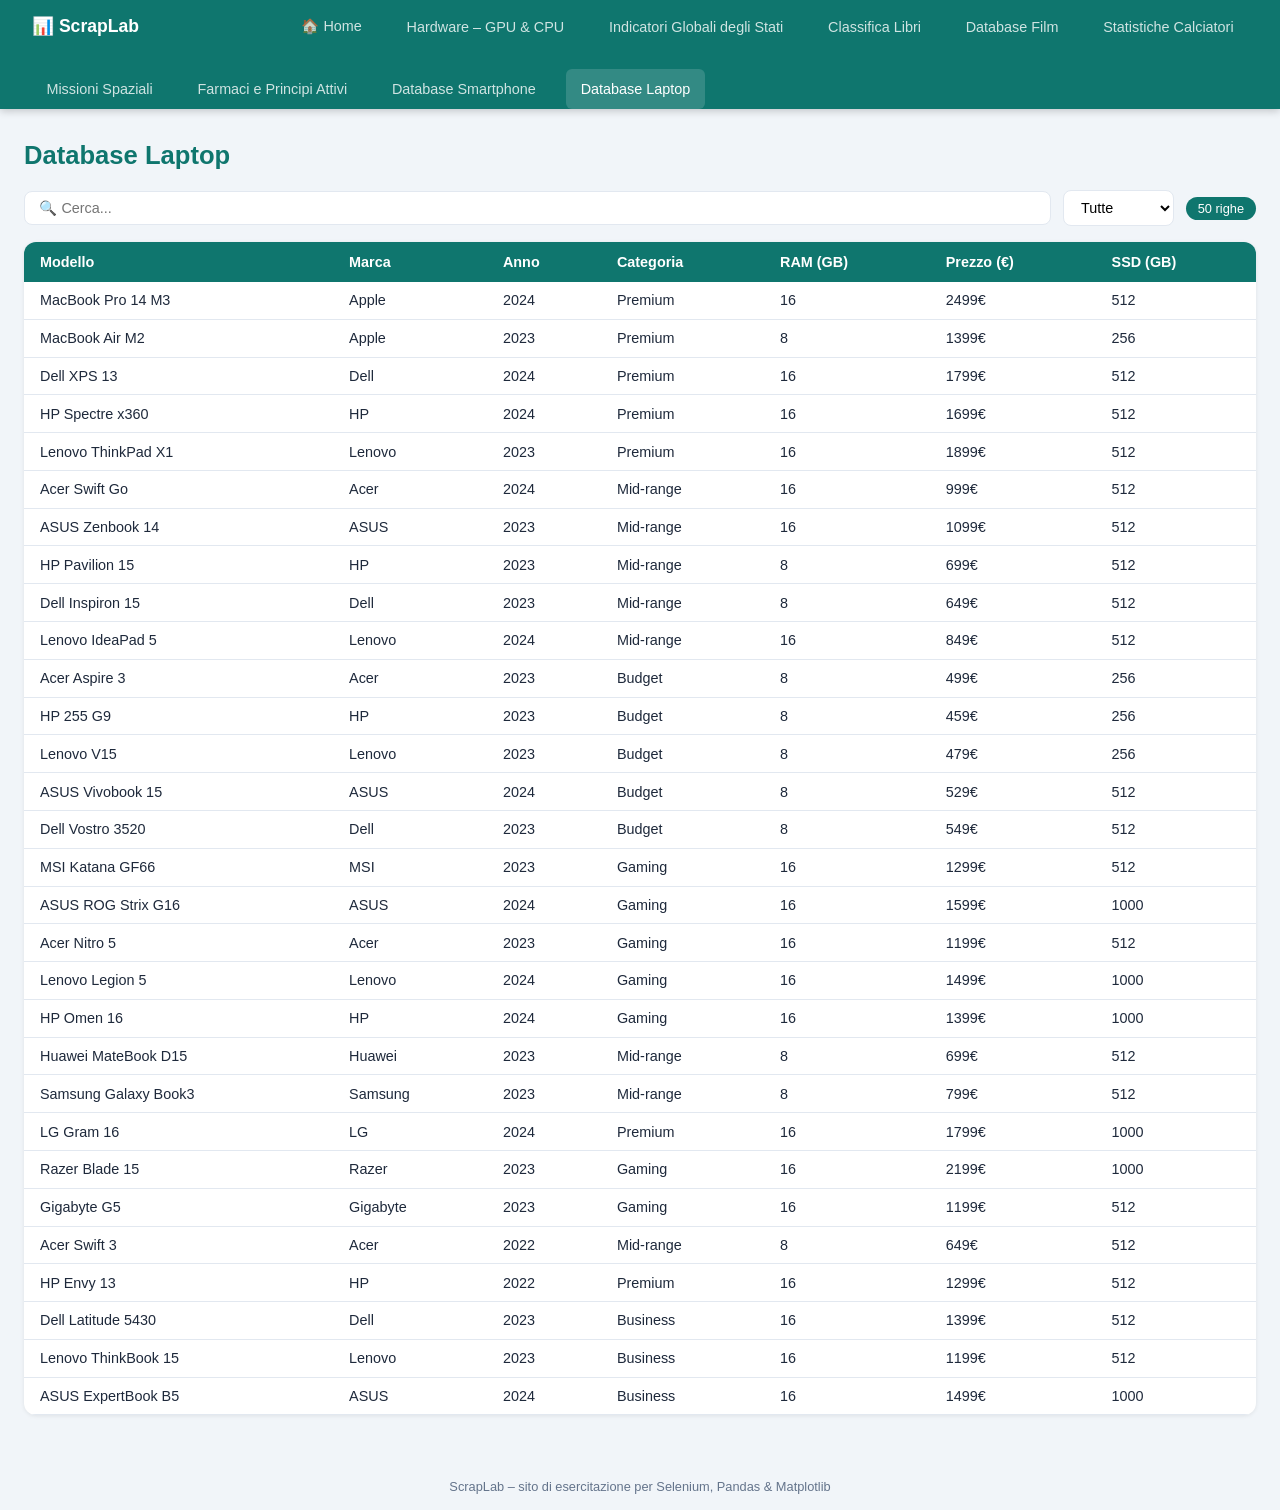
<file: laptop.html>
<!DOCTYPE html>
<html lang="it">
<head>
  <meta charset="UTF-8">
  <meta name="viewport" content="width=device-width, initial-scale=1.0">
  <title>Database Smartphone – ScrapLab</title>

<style>
  :root {
    --primary: #0f766e;
    --primary-light: #5eead4;
    --bg: #f1f5f9;
    --card: #ffffff;
    --text: #1e293b;
    --muted: #64748b;
    --border: #e2e8f0;
    --radius: 12px;
  }
  * { box-sizing: border-box; margin: 0; padding: 0; }
  body { font-family: 'Segoe UI', sans-serif; background: var(--bg); color: var(--text); }

  /* ── NAV ── */
  nav {
    background: var(--primary);
    padding: 0 2rem;
    display: flex;
    align-items: center;
    gap: 1rem;
    flex-wrap: wrap;
    box-shadow: 0 2px 8px rgba(0,0,0,.2);
  }
  nav .brand { color: #fff; font-weight: 700; font-size: 1.1rem; padding: 1rem 0; margin-right: auto; }
  nav a {
    color: rgba(255,255,255,.8);
    text-decoration: none;
    padding: .75rem .9rem;
    border-radius: 6px;
    font-size: .9rem;
    transition: background .2s, color .2s;
  }
  nav a:hover, nav a.active { background: rgba(255,255,255,.15); color: #fff; }

  /* ── MAIN ── */
  main { max-width: 1300px; margin: 2rem auto; padding: 0 1.5rem; }
  h1 { font-size: 1.6rem; margin-bottom: 1.25rem; color: var(--primary); }

  /* ── CONTROLS ── */
  .controls {
    display: flex;
    gap: .75rem;
    flex-wrap: wrap;
    align-items: center;
    margin-bottom: 1rem;
  }
  .controls input[type=text] {
    flex: 1; min-width: 220px;
    padding: .5rem .9rem;
    border: 1px solid var(--border);
    border-radius: 8px;
    font-size: .9rem;
    outline: none;
    transition: border .2s;
  }
  .controls input[type=text]:focus { border-color: var(--primary-light); }
  .controls select {
    padding: .5rem .8rem;
    border: 1px solid var(--border);
    border-radius: 8px;
    font-size: .9rem;
    background: var(--card);
    cursor: pointer;
  }
  .badge {
    background: var(--primary);
    color: #fff;
    border-radius: 20px;
    padding: .25rem .75rem;
    font-size: .8rem;
    margin-left: auto;
  }

  /* ── TABLE ── */
  .table-wrap {
    background: var(--card);
    border-radius: var(--radius);
    box-shadow: 0 1px 4px rgba(0,0,0,.08);
    overflow-x: auto;
  }
  table { width: 100%; border-collapse: collapse; font-size: .9rem; }
  thead th {
    background: var(--primary);
    color: #fff;
    padding: .75rem 1rem;
    text-align: left;
    cursor: pointer;
    user-select: none;
    white-space: nowrap;
    position: sticky; top: 0;
  }
  thead th:hover { background: var(--primary-light); color: var(--text); }
  thead th.sort-asc::after  { content: " ▲"; font-size: .7rem; }
  thead th.sort-desc::after { content: " ▼"; font-size: .7rem; }
  tbody tr { border-bottom: 1px solid var(--border); transition: background .15s; }
  tbody tr:hover { background: #f0fdfa; }
  tbody tr:last-child { border-bottom: none; }
  td { padding: .65rem 1rem; }
  .no-results { text-align: center; padding: 2rem; color: var(--muted); font-style: italic; }

  /* ── PAGINATION ── */
  .pagination {
    display: flex;
    justify-content: center;
    gap: .4rem;
    margin-top: 1.25rem;
    flex-wrap: wrap;
  }
  .pagination button {
    padding: .4rem .8rem;
    border: 1px solid var(--border);
    border-radius: 6px;
    background: var(--card);
    cursor: pointer;
    font-size: .85rem;
    transition: all .2s;
  }
  .pagination button:hover, .pagination button.active {
    background: var(--primary);
    color: #fff;
    border-color: var(--primary);
  }

  /* ── FOOTER ── */
  footer { text-align: center; color: var(--muted); font-size: .8rem; padding: 2rem 0 1rem; }
</style>

</head>
<body>

<nav>
  <span class="brand">📊 ScrapLab</span>
  <a href="index.html">🏠 Home</a>
  <a href="hardware.html">Hardware – GPU &amp; CPU</a>
  <a href="stati.html">Indicatori Globali degli Stati</a>
  <a href="libri.html">Classifica Libri</a>
  <a href="film.html">Database Film</a>
  <a href="calciatori.html">Statistiche Calciatori</a>
  <a href="missioni_spaziali.html">Missioni Spaziali</a>
  <a href="farmaci.html">Farmaci e Principi Attivi</a>
  <a href="smartphone.html">Database Smartphone</a>
  <a href="laptop.html" class="active">Database Laptop</a>
</nav>

<main>
<h1>Database Laptop</h1>

<div class="controls">
<input type="text" id="search" placeholder="🔍 Cerca...">
<select id="col-filter">
<option value="-1">Tutte</option>
<option value="0">Modello</option>
<option value="1">Marca</option>
<option value="2">Anno</option>
<option value="3">Categoria</option>
<option value="4">RAM</option>
<option value="5">Prezzo</option>
<option value="6">SSD</option>
</select>
<span class="badge" id="row-count"></span>
</div>

<div class="table-wrap">
<table>
<thead>
<tr>
<th>Modello</th>
<th>Marca</th>
<th>Anno</th>
<th>Categoria</th>
<th>RAM (GB)</th>
<th>Prezzo (€)</th>
<th>SSD (GB)</th>
</tr>
</thead>

<tbody>

<tr><td>MacBook Pro 14 M3</td><td>Apple</td><td>2024</td><td>Premium</td><td>16</td><td>2499€</td><td>512</td></tr>
<tr><td>MacBook Air M2</td><td>Apple</td><td>2023</td><td>Premium</td><td>8</td><td>1399€</td><td>256</td></tr>
<tr><td>Dell XPS 13</td><td>Dell</td><td>2024</td><td>Premium</td><td>16</td><td>1799€</td><td>512</td></tr>
<tr><td>HP Spectre x360</td><td>HP</td><td>2024</td><td>Premium</td><td>16</td><td>1699€</td><td>512</td></tr>
<tr><td>Lenovo ThinkPad X1</td><td>Lenovo</td><td>2023</td><td>Premium</td><td>16</td><td>1899€</td><td>512</td></tr>

<tr><td>Acer Swift Go</td><td>Acer</td><td>2024</td><td>Mid-range</td><td>16</td><td>999€</td><td>512</td></tr>
<tr><td>ASUS Zenbook 14</td><td>ASUS</td><td>2023</td><td>Mid-range</td><td>16</td><td>1099€</td><td>512</td></tr>
<tr><td>HP Pavilion 15</td><td>HP</td><td>2023</td><td>Mid-range</td><td>8</td><td>699€</td><td>512</td></tr>
<tr><td>Dell Inspiron 15</td><td>Dell</td><td>2023</td><td>Mid-range</td><td>8</td><td>649€</td><td>512</td></tr>
<tr><td>Lenovo IdeaPad 5</td><td>Lenovo</td><td>2024</td><td>Mid-range</td><td>16</td><td>849€</td><td>512</td></tr>

<tr><td>Acer Aspire 3</td><td>Acer</td><td>2023</td><td>Budget</td><td>8</td><td>499€</td><td>256</td></tr>
<tr><td>HP 255 G9</td><td>HP</td><td>2023</td><td>Budget</td><td>8</td><td>459€</td><td>256</td></tr>
<tr><td>Lenovo V15</td><td>Lenovo</td><td>2023</td><td>Budget</td><td>8</td><td>479€</td><td>256</td></tr>
<tr><td>ASUS Vivobook 15</td><td>ASUS</td><td>2024</td><td>Budget</td><td>8</td><td>529€</td><td>512</td></tr>
<tr><td>Dell Vostro 3520</td><td>Dell</td><td>2023</td><td>Budget</td><td>8</td><td>549€</td><td>512</td></tr>

<tr><td>MSI Katana GF66</td><td>MSI</td><td>2023</td><td>Gaming</td><td>16</td><td>1299€</td><td>512</td></tr>
<tr><td>ASUS ROG Strix G16</td><td>ASUS</td><td>2024</td><td>Gaming</td><td>16</td><td>1599€</td><td>1000</td></tr>
<tr><td>Acer Nitro 5</td><td>Acer</td><td>2023</td><td>Gaming</td><td>16</td><td>1199€</td><td>512</td></tr>
<tr><td>Lenovo Legion 5</td><td>Lenovo</td><td>2024</td><td>Gaming</td><td>16</td><td>1499€</td><td>1000</td></tr>
<tr><td>HP Omen 16</td><td>HP</td><td>2024</td><td>Gaming</td><td>16</td><td>1399€</td><td>1000</td></tr>

<tr><td>Huawei MateBook D15</td><td>Huawei</td><td>2023</td><td>Mid-range</td><td>8</td><td>699€</td><td>512</td></tr>
<tr><td>Samsung Galaxy Book3</td><td>Samsung</td><td>2023</td><td>Mid-range</td><td>8</td><td>799€</td><td>512</td></tr>
<tr><td>LG Gram 16</td><td>LG</td><td>2024</td><td>Premium</td><td>16</td><td>1799€</td><td>1000</td></tr>
<tr><td>Razer Blade 15</td><td>Razer</td><td>2023</td><td>Gaming</td><td>16</td><td>2199€</td><td>1000</td></tr>
<tr><td>Gigabyte G5</td><td>Gigabyte</td><td>2023</td><td>Gaming</td><td>16</td><td>1199€</td><td>512</td></tr>

<tr><td>Acer Swift 3</td><td>Acer</td><td>2022</td><td>Mid-range</td><td>8</td><td>649€</td><td>512</td></tr>
<tr><td>HP Envy 13</td><td>HP</td><td>2022</td><td>Premium</td><td>16</td><td>1299€</td><td>512</td></tr>
<tr><td>Dell Latitude 5430</td><td>Dell</td><td>2023</td><td>Business</td><td>16</td><td>1399€</td><td>512</td></tr>
<tr><td>Lenovo ThinkBook 15</td><td>Lenovo</td><td>2023</td><td>Business</td><td>16</td><td>1199€</td><td>512</td></tr>
<tr><td>ASUS ExpertBook B5</td><td>ASUS</td><td>2024</td><td>Business</td><td>16</td><td>1499€</td><td>1000</td></tr>

<tr><td>MSI Prestige 14</td><td>MSI</td><td>2023</td><td>Premium</td><td>16</td><td>1499€</td><td>512</td></tr>
<tr><td>Acer TravelMate P2</td><td>Acer</td><td>2023</td><td>Business</td><td>16</td><td>1099€</td><td>512</td></tr>
<tr><td>HP ProBook 450</td><td>HP</td><td>2023</td><td>Business</td><td>16</td><td>999€</td><td>512</td></tr>
<tr><td>Dell Precision 3580</td><td>Dell</td><td>2024</td><td>Workstation</td><td>32</td><td>2299€</td><td>1000</td></tr>
<tr><td>Lenovo ThinkPad P16</td><td>Lenovo</td><td>2024</td><td>Workstation</td><td>32</td><td>2499€</td><td>1000</td></tr>

<tr><td>ASUS TUF F15</td><td>ASUS</td><td>2023</td><td>Gaming</td><td>16</td><td>1299€</td><td>512</td></tr>
<tr><td>Acer Predator Helios 16</td><td>Acer</td><td>2024</td><td>Gaming</td><td>32</td><td>1999€</td><td>1000</td></tr>
<tr><td>HP Victus 16</td><td>HP</td><td>2023</td><td>Gaming</td><td>16</td><td>1199€</td><td>512</td></tr>
<tr><td>Dell G15</td><td>Dell</td><td>2023</td><td>Gaming</td><td>16</td><td>1099€</td><td>512</td></tr>
<tr><td>Lenovo LOQ 15</td><td>Lenovo</td><td>2024</td><td>Gaming</td><td>16</td><td>1199€</td><td>512</td></tr>

<tr><td>HP EliteBook 840</td><td>HP</td><td>2023</td><td>Business</td><td>16</td><td>1599€</td><td>512</td></tr>
<tr><td>Dell XPS 15</td><td>Dell</td><td>2024</td><td>Premium</td><td>32</td><td>2599€</td><td>1000</td></tr>
<tr><td>ASUS Vivobook Pro 15</td><td>ASUS</td><td>2023</td><td>Mid-range</td><td>16</td><td>1199€</td><td>512</td></tr>
<tr><td>Acer Aspire 5</td><td>Acer</td><td>2024</td><td>Mid-range</td><td>16</td><td>899€</td><td>512</td></tr>
<tr><td>Lenovo Yoga 7</td><td>Lenovo</td><td>2023</td><td>Premium</td><td>16</td><td>1399€</td><td>512</td></tr>

<tr><td>Samsung Galaxy Book4</td><td>Samsung</td><td>2024</td><td>Premium</td><td>16</td><td>1499€</td><td>512</td></tr>
<tr><td>Huawei MateBook X Pro</td><td>Huawei</td><td>2024</td><td>Premium</td><td>16</td><td>1799€</td><td>1000</td></tr>
<tr><td>LG Gram 14</td><td>LG</td><td>2023</td><td>Premium</td><td>16</td><td>1599€</td><td>512</td></tr>
<tr><td>MSI Modern 15</td><td>MSI</td><td>2023</td><td>Mid-range</td><td>8</td><td>799€</td><td>512</td></tr>
<tr><td>Acer Extensa 15</td><td>Acer</td><td>2023</td><td>Budget</td><td>8</td><td>429€</td><td>256</td></tr>

</tbody>
</table>
</div>

</main>
<footer>ScrapLab – sito di esercitazione per Selenium, Pandas &amp; Matplotlib</footer>

<script>
(function () {
  const ROWS_PER_PAGE = 30;
  let currentPage = 1;
  let sortCol = -1, sortDir = 1;
  let filtered = [];

  const tbody   = document.querySelector('tbody');
  const allRows = Array.from(tbody.querySelectorAll('tr'));
  const countEl = document.getElementById('row-count');
  const searchEl = document.getElementById('search');
  const colSel  = document.getElementById('col-filter');
  const pagDiv  = document.getElementById('pagination');

  function applyFilter() {
    const q   = searchEl.value.toLowerCase();
    const col = parseInt(colSel.value);
    filtered  = allRows.filter(tr => {
      const cells = tr.querySelectorAll('td');
      if (col === -1) return Array.from(cells).some(td => td.textContent.toLowerCase().includes(q));
      return cells[col] && cells[col].textContent.toLowerCase().includes(q);
    });
    currentPage = 1;
    render();
  }

  function applySort(colIdx) {
    if (sortCol === colIdx) sortDir *= -1;
    else { sortCol = colIdx; sortDir = 1; }
    filtered.sort((a, b) => {
      const va = a.querySelectorAll('td')[colIdx]?.textContent || '';
      const vb = b.querySelectorAll('td')[colIdx]?.textContent || '';
      const na = parseFloat(va.replace(/[^0-9.\-]/g, ''));
      const nb = parseFloat(vb.replace(/[^0-9.\-]/g, ''));
      if (!isNaN(na) && !isNaN(nb)) return (na - nb) * sortDir;
      return va.localeCompare(vb) * sortDir;
    });
    document.querySelectorAll('thead th').forEach((th, i) => {
      th.classList.remove('sort-asc', 'sort-desc');
      if (i === colIdx) th.classList.add(sortDir === 1 ? 'sort-asc' : 'sort-desc');
    });
    render();
  }

  function render() {
    const total = filtered.length;
    const pages = Math.max(1, Math.ceil(total / ROWS_PER_PAGE));
    if (currentPage > pages) currentPage = pages;
    const start = (currentPage - 1) * ROWS_PER_PAGE;
    const slice = filtered.slice(start, start + ROWS_PER_PAGE);

    allRows.forEach(tr => tr.style.display = 'none');
    slice.forEach(tr => tr.style.display = '');

    let noEl = tbody.querySelector('.no-results-row');
    if (slice.length === 0) {
      if (!noEl) {
        noEl = document.createElement('tr');
        noEl.className = 'no-results-row';
        const cols = document.querySelectorAll('thead th').length;
        noEl.innerHTML = `<td colspan="${cols}" class="no-results">Nessun risultato trovato.</td>`;
        tbody.appendChild(noEl);
      }
    } else if (noEl) noEl.remove();

    countEl.textContent = total + ' righe';

    pagDiv.innerHTML = '';
    pageRange(currentPage, pages).forEach(p => {
      const btn = document.createElement('button');
      if (p === '…') { btn.textContent = '…'; btn.disabled = true; }
      else {
        btn.textContent = p;
        if (p === currentPage) btn.classList.add('active');
        btn.onclick = () => { currentPage = p; render(); };
      }
      pagDiv.appendChild(btn);
    });
  }

  function pageRange(cur, tot) {
    if (tot <= 7) return Array.from({length: tot}, (_, i) => i + 1);
    const r = [1];
    if (cur > 3) r.push('…');
    for (let i = Math.max(2, cur - 1); i <= Math.min(tot - 1, cur + 1); i++) r.push(i);
    if (cur < tot - 2) r.push('…');
    r.push(tot);
    return r;
  }

  searchEl.addEventListener('input', applyFilter);
  colSel.addEventListener('change', applyFilter);
  document.querySelectorAll('thead th').forEach((th, i) =>
    th.addEventListener('click', () => applySort(i))
  );

  filtered = [...allRows];
  render();
})();
</script>
</body>
</html>
</file>
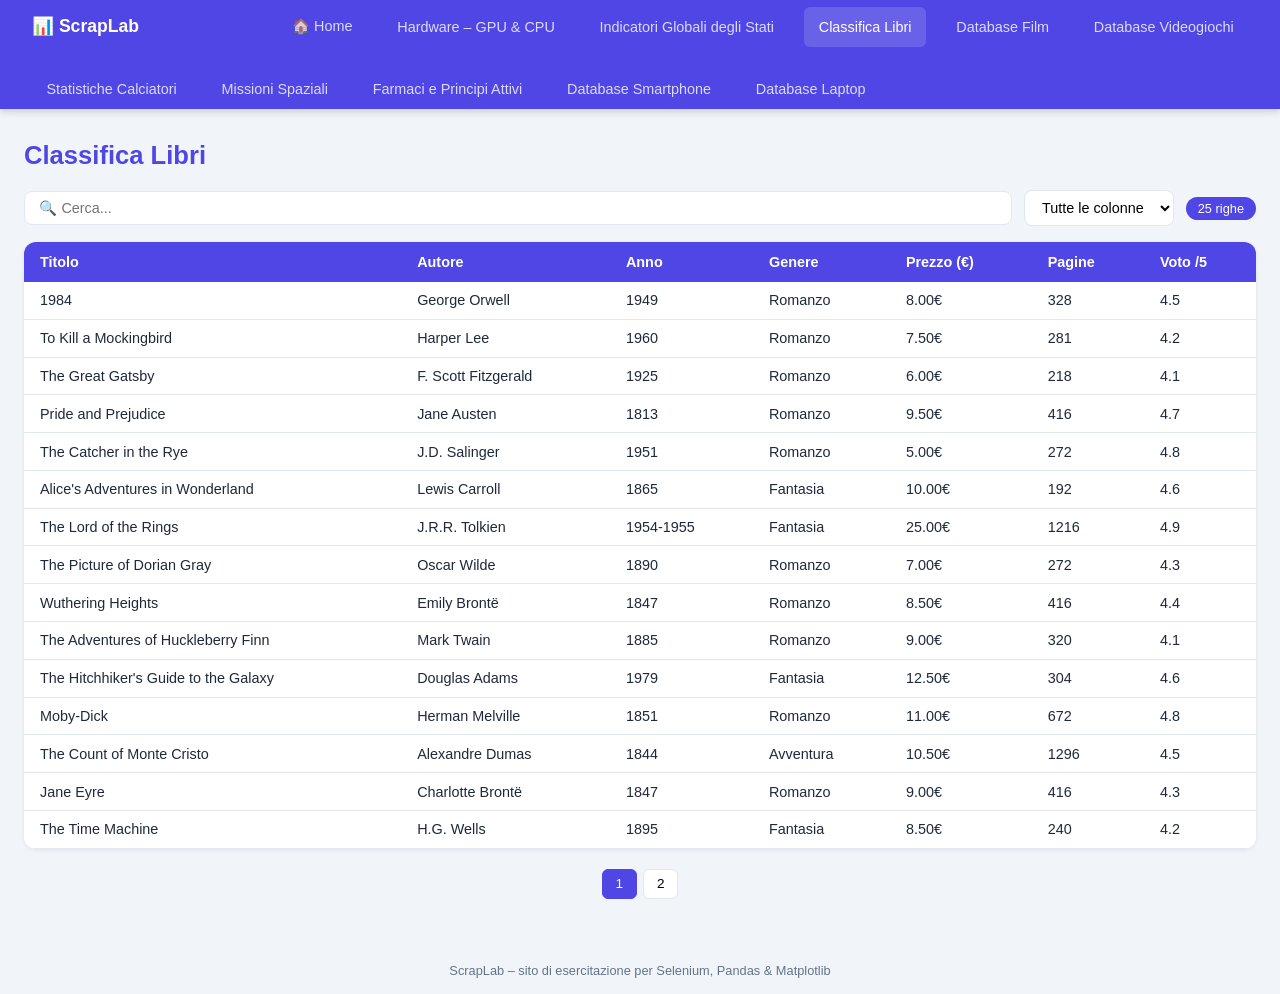
<file: libri.html>
<!DOCTYPE html>
<html lang="it">
<head>
  <meta charset="UTF-8">
  <meta name="viewport" content="width=device-width, initial-scale=1.0">
  <title>Classifica Libri – ScrapLab</title>
  
<style>
  :root {
    --primary: #4f46e5;
    --primary-light: #818cf8;
    --bg: #f1f5f9;
    --card: #ffffff;
    --text: #1e293b;
    --muted: #64748b;
    --border: #e2e8f0;
    --radius: 12px;
  }
  * { box-sizing: border-box; margin: 0; padding: 0; }
  body { font-family: 'Segoe UI', sans-serif; background: var(--bg); color: var(--text); }

  /* ── NAV ── */
  nav {
    background: var(--primary);
    padding: 0 2rem;
    display: flex;
    align-items: center;
    gap: 1rem;
    flex-wrap: wrap;
    box-shadow: 0 2px 8px rgba(0,0,0,.2);
  }
  nav .brand { color: #fff; font-weight: 700; font-size: 1.1rem; padding: 1rem 0; margin-right: auto; }
  nav a {
    color: rgba(255,255,255,.8);
    text-decoration: none;
    padding: .75rem .9rem;
    border-radius: 6px;
    font-size: .9rem;
    transition: background .2s, color .2s;
  }
  nav a:hover, nav a.active { background: rgba(255,255,255,.15); color: #fff; }

  /* ── MAIN ── */
  main { max-width: 1300px; margin: 2rem auto; padding: 0 1.5rem; }
  h1 { font-size: 1.6rem; margin-bottom: 1.25rem; color: var(--primary); }

  /* ── CONTROLS ── */
  .controls {
    display: flex;
    gap: .75rem;
    flex-wrap: wrap;
    align-items: center;
    margin-bottom: 1rem;
  }
  .controls input[type=text] {
    flex: 1; min-width: 220px;
    padding: .5rem .9rem;
    border: 1px solid var(--border);
    border-radius: 8px;
    font-size: .9rem;
    outline: none;
    transition: border .2s;
  }
  .controls input[type=text]:focus { border-color: var(--primary-light); }
  .controls select {
    padding: .5rem .8rem;
    border: 1px solid var(--border);
    border-radius: 8px;
    font-size: .9rem;
    background: var(--card);
    cursor: pointer;
  }
  .badge {
    background: var(--primary);
    color: #fff;
    border-radius: 20px;
    padding: .25rem .75rem;
    font-size: .8rem;
    margin-left: auto;
  }

  /* ── TABLE ── */
  .table-wrap {
    background: var(--card);
    border-radius: var(--radius);
    box-shadow: 0 1px 4px rgba(0,0,0,.08);
    overflow-x: auto;
  }
  table { width: 100%; border-collapse: collapse; font-size: .9rem; }
  thead th {
    background: var(--primary);
    color: #fff;
    padding: .75rem 1rem;
    text-align: left;
    cursor: pointer;
    user-select: none;
    white-space: nowrap;
    position: sticky; top: 0;
  }
  thead th:hover { background: var(--primary-light); }
  thead th.sort-asc::after  { content: " ▲"; font-size: .7rem; }
  thead th.sort-desc::after { content: " ▼"; font-size: .7rem; }
  tbody tr { border-bottom: 1px solid var(--border); transition: background .15s; }
  tbody tr:hover { background: #f8fafc; }
  tbody tr:last-child { border-bottom: none; }
  td { padding: .65rem 1rem; }
  .no-results { text-align: center; padding: 2rem; color: var(--muted); font-style: italic; }

  /* ── PAGINATION ── */
  .pagination {
    display: flex;
    justify-content: center;
    gap: .4rem;
    margin-top: 1.25rem;
    flex-wrap: wrap;
  }
  .pagination button {
    padding: .4rem .8rem;
    border: 1px solid var(--border);
    border-radius: 6px;
    background: var(--card);
    cursor: pointer;
    font-size: .85rem;
    transition: all .2s;
  }
  .pagination button:hover, .pagination button.active {
    background: var(--primary);
    color: #fff;
    border-color: var(--primary);
  }

  /* ── FOOTER ── */
  footer { text-align: center; color: var(--muted); font-size: .8rem; padding: 2rem 0 1rem; }

  /* ── INDEX CARDS ── */
  .cards { display: grid; grid-template-columns: repeat(auto-fill, minmax(260px, 1fr)); gap: 1.25rem; }
  .card {
    background: var(--card);
    border-radius: var(--radius);
    box-shadow: 0 1px 4px rgba(0,0,0,.08);
    padding: 1.5rem;
    text-decoration: none;
    color: var(--text);
    border: 2px solid transparent;
    transition: border .2s, transform .2s;
    display: block;
  }
  .card:hover { border-color: var(--primary); transform: translateY(-3px); }
  .card .icon { font-size: 2rem; margin-bottom: .5rem; }
  .card h2 { font-size: 1rem; color: var(--primary); }
  .card p { font-size: .85rem; color: var(--muted); margin-top: .25rem; }
</style>

</head>
<body>
  <nav><span class="brand">📊 ScrapLab</span>
    <a href="index.html">🏠 Home</a>
    <a href="hardware.html">Hardware – GPU & CPU</a>
    <a href="stati.html">Indicatori Globali degli Stati</a>
    <a href="libri.html" class="active">Classifica Libri</a>
    <a href="film.html">Database Film</a>
    <a href="videogiochi.html">Database Videogiochi</a>
    <a href="calciatori.html">Statistiche Calciatori</a>
    <a href="missioni_spaziali.html" >Missioni Spaziali</a>
    <a href="farmaci.html">Farmaci e Principi Attivi</a>
    <a href="smartphone.html">Database Smartphone</a>
    <a href="laptop.html">Database Laptop</a>
  </nav>
<main>
  <h1>Classifica Libri</h1>
  <div class="controls">
    <input type="text" id="search" placeholder="🔍 Cerca...">
    <select id="col-filter"><option value="-1">Tutte le colonne</option><option value="0">Titolo</option><option value="1">Autore</option><option value="2">Anno</option><option value="3">Genere</option><option value="4">Prezzo (€)</option><option value="5">Pagine</option><option value="6">Voto /5</option></select>
    <span class="badge" id="row-count"></span>
  </div>
  <div class="table-wrap">
    <table>
      <thead><tr><th>Titolo</th><th>Autore</th><th>Anno</th><th>Genere</th><th>Prezzo (€)</th><th>Pagine</th><th>Voto /5</th></tr></thead>
      <tbody><tr><td>1984</td><td>George Orwell</td><td>1949</td><td>Romanzo</td><td>8.00€</td><td>328</td><td>4.5</td></tr>
<tr><td>To Kill a Mockingbird</td><td>Harper Lee</td><td>1960</td><td>Romanzo</td><td>7.50€</td><td>281</td><td>4.2</td></tr>
<tr><td>The Great Gatsby</td><td>F. Scott Fitzgerald</td><td>1925</td><td>Romanzo</td><td>6.00€</td><td>218</td><td>4.1</td></tr>
<tr><td>Pride and Prejudice</td><td>Jane Austen</td><td>1813</td><td>Romanzo</td><td>9.50€</td><td>416</td><td>4.7</td></tr>
<tr><td>The Catcher in the Rye</td><td>J.D. Salinger</td><td>1951</td><td>Romanzo</td><td>5.00€</td><td>272</td><td>4.8</td></tr>
<tr><td>Alice's Adventures in Wonderland</td><td>Lewis Carroll</td><td>1865</td><td>Fantasia</td><td>10.00€</td><td>192</td><td>4.6</td></tr>
<tr><td>The Lord of the Rings</td><td>J.R.R. Tolkien</td><td>1954-1955</td><td>Fantasia</td><td>25.00€</td><td>1216</td><td>4.9</td></tr>
<tr><td>The Picture of Dorian Gray</td><td>Oscar Wilde</td><td>1890</td><td>Romanzo</td><td>7.00€</td><td>272</td><td>4.3</td></tr>
<tr><td>Wuthering Heights</td><td>Emily Brontë</td><td>1847</td><td>Romanzo</td><td>8.50€</td><td>416</td><td>4.4</td></tr>
<tr><td>The Adventures of Huckleberry Finn</td><td>Mark Twain</td><td>1885</td><td>Romanzo</td><td>9.00€</td><td>320</td><td>4.1</td></tr>
<tr><td>The Hitchhiker's Guide to the Galaxy</td><td>Douglas Adams</td><td>1979</td><td>Fantasia</td><td>12.50€</td><td>304</td><td>4.6</td></tr>
<tr><td>Moby-Dick</td><td>Herman Melville</td><td>1851</td><td>Romanzo</td><td>11.00€</td><td>672</td><td>4.8</td></tr>
<tr><td>The Count of Monte Cristo</td><td>Alexandre Dumas</td><td>1844</td><td>Avventura</td><td>10.50€</td><td>1296</td><td>4.5</td></tr>
<tr><td>Jane Eyre</td><td>Charlotte Brontë</td><td>1847</td><td>Romanzo</td><td>9.00€</td><td>416</td><td>4.3</td></tr>
<tr><td>The Time Machine</td><td>H.G. Wells</td><td>1895</td><td>Fantasia</td><td>8.50€</td><td>240</td><td>4.2</td></tr>
<tr><td>Frankenstein</td><td>Mary Shelley</td><td>1818</td><td>Fantasia</td><td>7.50€</td><td>208</td><td>4.1</td></tr>
<tr><td>Dracula</td><td>Bram Stoker</td><td>1897</td><td>Romanzo</td><td>9.00€</td><td>416</td><td>4.4</td></tr>
<tr><td>The Turn of the Screw</td><td>Henry James</td><td>1898</td><td>Romanzo</td><td>8.50€</td><td>160</td><td>4.3</td></tr>
<tr><td>Heart of Darkness</td><td>Joseph Conrad</td><td>1899</td><td>Romanzo</td><td>7.00€</td><td>208</td><td>4.2</td></tr>
<tr><td>The Metamorphosis</td><td>Franz Kafka</td><td>1915</td><td>Romanzo</td><td>6.50€</td><td>160</td><td>4.1</td></tr>
<tr><td>Mrs. Dalloway</td><td>Virginia Woolf</td><td>1925</td><td>Romanzo</td><td>8.00€</td><td>240</td><td>4.2</td></tr>
<tr><td>The Sun Also Rises</td><td>Ernest Hemingway</td><td>1926</td><td>Romanzo</td><td>10.50€</td><td>276</td><td>4.7</td></tr>
<tr><td>Brave New World</td><td>Aldous Huxley</td><td>1932</td><td>Fantasia</td><td>12.00€</td><td>320</td><td>4.5</td></tr>
<tr><td>The Grapes of Wrath</td><td>John Steinbeck</td><td>1939</td><td>Romanzo</td><td>10.50€</td><td>512</td><td>4.8</td></tr>
<tr><td>1984</td><td>George Orwell</td><td>1949</td><td>Romanzo</td><td>8.50€</td><td>328</td><td>4.5</td></tr>
</tbody>
    </table>
  </div>
  <div class="pagination" id="pagination"></div>
</main>
<footer>ScrapLab – sito di esercitazione per Selenium, Pandas &amp; Matplotlib</footer>

<script>
(function () {
  const ROWS_PER_PAGE = 15;
  let currentPage = 1;
  let sortCol = -1, sortDir = 1;
  let filtered = [];

  const tbody   = document.querySelector('tbody');
  const allRows = Array.from(tbody.querySelectorAll('tr'));
  const countEl = document.getElementById('row-count');
  const searchEl = document.getElementById('search');
  const colSel  = document.getElementById('col-filter');
  const pagDiv  = document.getElementById('pagination');

  function applyFilter() {
    const q   = searchEl.value.toLowerCase();
    const col = parseInt(colSel.value);  // -1 = tutte
    filtered  = allRows.filter(tr => {
      const cells = tr.querySelectorAll('td');
      if (col === -1) return Array.from(cells).some(td => td.textContent.toLowerCase().includes(q));
      return cells[col] && cells[col].textContent.toLowerCase().includes(q);
    });
    currentPage = 1;
    render();
  }

  function applySort(colIdx) {
    if (sortCol === colIdx) sortDir *= -1;
    else { sortCol = colIdx; sortDir = 1; }
    filtered.sort((a, b) => {
      const va = a.querySelectorAll('td')[colIdx]?.textContent || '';
      const vb = b.querySelectorAll('td')[colIdx]?.textContent || '';
      const na = parseFloat(va.replace(/[^0-9.\-]/g, ''));
      const nb = parseFloat(vb.replace(/[^0-9.\-]/g, ''));
      if (!isNaN(na) && !isNaN(nb)) return (na - nb) * sortDir;
      return va.localeCompare(vb) * sortDir;
    });
    document.querySelectorAll('thead th').forEach((th, i) => {
      th.classList.remove('sort-asc', 'sort-desc');
      if (i === colIdx) th.classList.add(sortDir === 1 ? 'sort-asc' : 'sort-desc');
    });
    render();
  }

  function render() {
    const total  = filtered.length;
    const pages  = Math.max(1, Math.ceil(total / ROWS_PER_PAGE));
    if (currentPage > pages) currentPage = pages;
    const start  = (currentPage - 1) * ROWS_PER_PAGE;
    const slice  = filtered.slice(start, start + ROWS_PER_PAGE);

    allRows.forEach(tr => tr.style.display = 'none');
    slice.forEach(tr => tr.style.display = '');

    // no-results
    let noEl = tbody.querySelector('.no-results-row');
    if (slice.length === 0) {
      if (!noEl) {
        noEl = document.createElement('tr');
        noEl.className = 'no-results-row';
        const cols = document.querySelectorAll('thead th').length;
        noEl.innerHTML = `<td colspan="${cols}" class="no-results">Nessun risultato trovato.</td>`;
        tbody.appendChild(noEl);
      }
    } else if (noEl) noEl.remove();

    countEl.textContent = total + ' righe';

    // pagination
    pagDiv.innerHTML = '';
    const range = pageRange(currentPage, pages);
    range.forEach(p => {
      const btn = document.createElement('button');
      if (p === '…') { btn.textContent = '…'; btn.disabled = true; }
      else {
        btn.textContent = p;
        if (p === currentPage) btn.classList.add('active');
        btn.onclick = () => { currentPage = p; render(); };
      }
      pagDiv.appendChild(btn);
    });
  }

  function pageRange(cur, tot) {
    if (tot <= 7) return Array.from({length: tot}, (_, i) => i + 1);
    const r = [1];
    if (cur > 3) r.push('…');
    for (let i = Math.max(2, cur-1); i <= Math.min(tot-1, cur+1); i++) r.push(i);
    if (cur < tot - 2) r.push('…');
    r.push(tot);
    return r;
  }

  // Event listeners
  searchEl.addEventListener('input', applyFilter);
  colSel.addEventListener('change', applyFilter);
  document.querySelectorAll('thead th').forEach((th, i) =>
    th.addEventListener('click', () => applySort(i))
  );

  // Init
  filtered = [...allRows];
  render();
})();
</script>

</body>
</html>
</file>
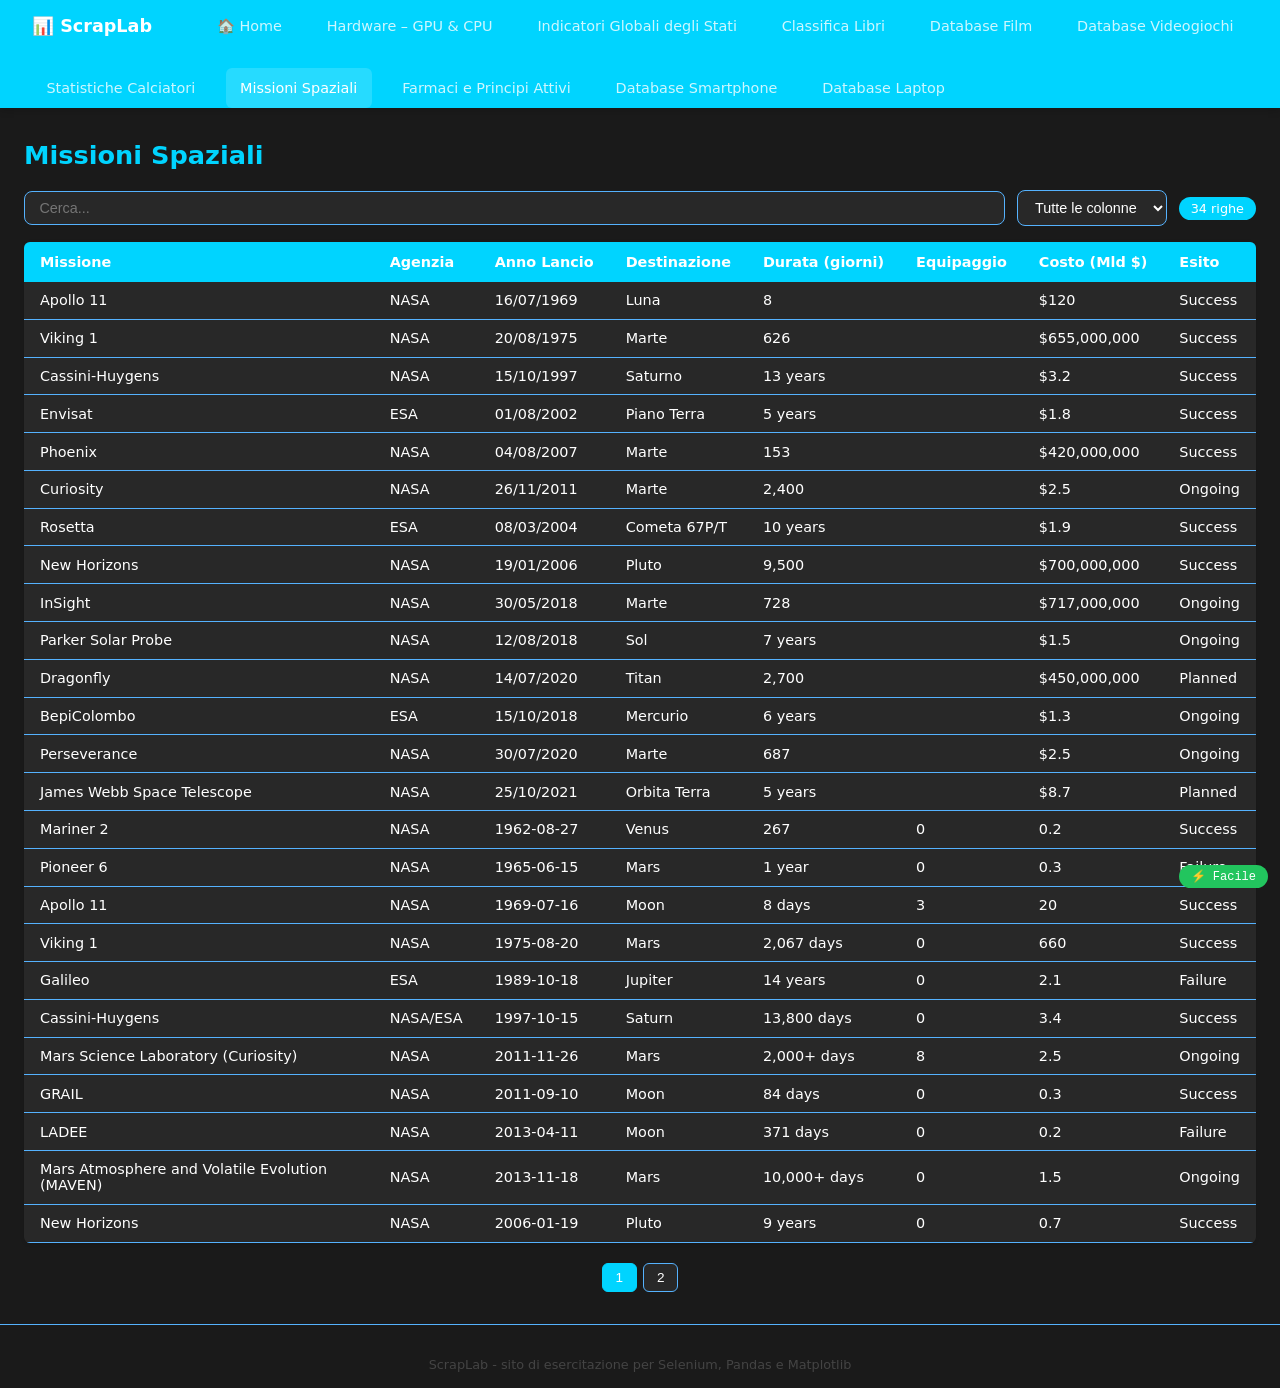
<file: missioni_spaziali.html>
<!DOCTYPE html>
<html lang="it"><head><meta charset="UTF-8">
<meta name="viewport" content="width=device-width,initial-scale=1">
<title>Missioni Spaziali - ScrapLab</title><link rel="stylesheet" href="style.css">
<style>
  :root {
  --p: #00d4ff;
  --pl: #45a7f9;
  --bg: #1a1a1a;
  --card: #282828;
  --tx: #ffffff;
  --mu: #444444;
  --bo: #55b2fe;
  --hover: #3c8df5;
  --r: 6px;
}

*{box-sizing:border-box;margin:0;padding:0}
body{font-family:'Segoe UI',system-ui,sans-serif;background:var(--bg);color:var(--tx)}
nav{background:var(--p);padding:0 2rem;display:flex;align-items:center;gap:1rem;flex-wrap:wrap;box-shadow:0 2px 8px rgba(0,0,0,.2)}
nav .brand{color:#fff;font-weight:700;font-size:1.1rem;padding:1rem 0;margin-right:auto}
nav a{color:rgba(255,255,255,.8);text-decoration:none;padding:.75rem .9rem;border-radius:6px;font-size:.9rem;transition:background .15s}
nav a:hover,nav a.active{background:rgba(255,255,255,.15);color:#fff}
main{max-width:1300px;margin:2rem auto;padding:0 1.5rem}
h1{font-size:1.6rem;margin-bottom:1.25rem;color:var(--p)}
.controls{display:flex;gap:.75rem;flex-wrap:wrap;align-items:center;margin-bottom:1rem}
.controls input{flex:1;min-width:220px;padding:.5rem .9rem;border:1px solid var(--bo);border-radius:8px;font-size:.9rem;outline:none;background:var(--card);color:var(--tx)}
.controls input:focus{border-color:var(--p)}
.controls select{padding:.5rem .8rem;border:1px solid var(--bo);border-radius:8px;font-size:.9rem;background:var(--card);color:var(--tx)}
.badge{background:var(--p);color:#fff;border-radius:20px;padding:.25rem .75rem;font-size:.8rem;margin-left:auto}
.table-wrap{background:var(--card);border-radius:var(--r);box-shadow:0 1px 4px rgba(0,0,0,.1);overflow-x:auto}
table{width:100%;border-collapse:collapse;font-size:.9rem}
thead th{background:var(--p);color:#fff;padding:.75rem 1rem;text-align:left;cursor:pointer;white-space:nowrap;position:sticky;top:0;user-select:none}
thead th:hover{background:var(--pl)}
thead th.asc::after{content:" ▲";font-size:.7rem;opacity:.8}
thead th.desc::after{content:" ▼";font-size:.7rem;opacity:.8}
tbody tr{border-bottom:1px solid var(--bo);transition:background .1s}
tbody tr:hover{background:var(--hover)}
td{padding:.65rem 1rem}
.empty{text-align:center;padding:2rem;color:var(--mu);font-style:italic}
.pag{display:flex;justify-content:center;gap:.4rem;margin-top:1.25rem;flex-wrap:wrap}
.pag button{padding:.4rem .8rem;border:1px solid var(--bo);border-radius:6px;background:var(--card);color:var(--tx);cursor:pointer;font-size:.85rem;transition:background .15s,color .15s}
.pag button:hover,.pag button.on{background:var(--p);color:#fff;border-color:var(--p)}
footer{text-align:center;color:var(--mu);font-size:.8rem;padding:2rem 0 1rem;border-top:1px solid var(--bo);margin-top:2rem}
.cards{display:grid;grid-template-columns:repeat(auto-fill,minmax(260px,1fr));gap:1.25rem}
.card{background:var(--card);border-radius:var(--r);box-shadow:0 1px 6px rgba(0,0,0,.1);padding:1.5rem;text-decoration:none;color:var(--tx);border:2px solid transparent;transition:border .2s,transform .2s,box-shadow .2s;display:block}
.card:hover{border-color:var(--p);transform:translateY(-3px);box-shadow:0 6px 20px rgba(0,0,0,.15)}
.card .icon{font-size:2.2rem;margin-bottom:.6rem;line-height:1}
.card h2{font-size:1rem;color:var(--p);margin-bottom:.25rem}
.card p{font-size:.85rem;color:var(--mu)}
</style>
</head>
<body>
  <nav><span class="brand">📊 ScrapLab</span>
    <a href="index.html">🏠 Home</a>
    <a href="hardware.html">Hardware – GPU & CPU</a>
    <a href="stati.html">Indicatori Globali degli Stati</a>
    <a href="libri.html">Classifica Libri</a>
    <a href="film.html">Database Film</a>
    <a href="videogiochi.html">Database Videogiochi</a>
    <a href="calciatori.html">Statistiche Calciatori</a>
    <a href="missioni_spaziali.html" class="active">Missioni Spaziali</a>
    <a href="farmaci.html">Farmaci e Principi Attivi</a>
    <a href="smartphone.html">Database Smartphone</a>
    <a href="laptop.html">Database Laptop</a>
  </nav>
<main>
<h1>Missioni Spaziali</h1>
<div class="controls">
  <input type="text" id="s" placeholder="Cerca...">
  <select id="cf"><option value="-1">Tutte le colonne</option><option value="0">Missione</option><option value="1">Agenzia</option><option value="2">Anno Lancio</option><option value="3">Destinazione</option><option value="4">Durata (giorni)</option><option value="5">Equipaggio</option><option value="6">Costo (Mld $)</option><option value="7">Esito</option></select>
  <span class="badge" id="rc"></span>
</div>
<div class="table-wrap"><table>
  <thead><tr><th>Missione</th><th>Agenzia</th><th>Anno Lancio</th><th>Destinazione</th><th>Durata (giorni)</th><th>Equipaggio</th><th>Costo (Mld $)</th><th>Esito</th></tr></thead>
  <tbody><tr><td>Apollo 11</td><td>NASA</td><td>16/07/1969</td><td>Luna</td><td>8</td><td></td><td>$120</td><td>Success</td></tr>
<tr><td>Viking 1</td><td>NASA</td><td>20/08/1975</td><td>Marte</td><td>626</td><td></td><td>$655,000,000</td><td>Success</td></tr>
<tr><td>Cassini-Huygens</td><td>NASA</td><td>15/10/1997</td><td>Saturno</td><td>13 years</td><td></td><td>$3.2</td><td>Success</td></tr>
<tr><td>Envisat</td><td>ESA</td><td>01/08/2002</td><td>Piano Terra</td><td>5 years</td><td></td><td>$1.8</td><td>Success</td></tr>
<tr><td>Phoenix</td><td>NASA</td><td>04/08/2007</td><td>Marte</td><td>153</td><td></td><td>$420,000,000</td><td>Success</td></tr>
<tr><td>Curiosity</td><td>NASA</td><td>26/11/2011</td><td>Marte</td><td>2,400</td><td></td><td>$2.5</td><td>Ongoing</td></tr>
<tr><td>Rosetta</td><td>ESA</td><td>08/03/2004</td><td>Cometa 67P/T</td><td>10 years</td><td></td><td>$1.9</td><td>Success</td></tr>
<tr><td>New Horizons</td><td>NASA</td><td>19/01/2006</td><td>Pluto</td><td>9,500</td><td></td><td>$700,000,000</td><td>Success</td></tr>
<tr><td>InSight</td><td>NASA</td><td>30/05/2018</td><td>Marte</td><td>728</td><td></td><td>$717,000,000</td><td>Ongoing</td></tr>
<tr><td>Parker Solar Probe</td><td>NASA</td><td>12/08/2018</td><td>Sol</td><td>7 years</td><td></td><td>$1.5</td><td>Ongoing</td></tr>
<tr><td>Dragonfly</td><td>NASA</td><td>14/07/2020</td><td>Titan</td><td>2,700</td><td></td><td>$450,000,000</td><td>Planned</td></tr>
<tr><td>BepiColombo</td><td>ESA</td><td>15/10/2018</td><td>Mercurio</td><td>6 years</td><td></td><td>$1.3</td><td>Ongoing</td></tr>
<tr><td>Perseverance</td><td>NASA</td><td>30/07/2020</td><td>Marte</td><td>687</td><td></td><td>$2.5</td><td>Ongoing</td></tr>
<tr><td>James Webb Space Telescope</td><td>NASA</td><td>25/10/2021</td><td>Orbita Terra</td><td>5 years</td><td></td><td>$8.7</td><td>Planned</td></tr>
<tr><td>Mariner 2</td><td>NASA</td><td>1962-08-27</td><td>Venus</td><td>267</td><td>0</td><td>0.2</td><td>Success</td></tr>
<tr><td>Pioneer 6</td><td>NASA</td><td>1965-06-15</td><td>Mars</td><td>1 year</td><td>0</td><td>0.3</td><td>Failure</td></tr>
<tr><td>Apollo 11</td><td>NASA</td><td>1969-07-16</td><td>Moon</td><td>8 days</td><td>3</td><td>20</td><td>Success</td></tr>
<tr><td>Viking 1</td><td>NASA</td><td>1975-08-20</td><td>Mars</td><td>2,067 days</td><td>0</td><td>660</td><td>Success</td></tr>
<tr><td>Galileo</td><td>ESA</td><td>1989-10-18</td><td>Jupiter</td><td>14 years</td><td>0</td><td>2.1</td><td>Failure</td></tr>
<tr><td>Cassini-Huygens</td><td>NASA/ESA</td><td>1997-10-15</td><td>Saturn</td><td>13,800 days</td><td>0</td><td>3.4</td><td>Success</td></tr>
<tr><td>Mars Science Laboratory (Curiosity)</td><td>NASA</td><td>2011-11-26</td><td>Mars</td><td>2,000+ days</td><td>8</td><td>2.5</td><td>Ongoing</td></tr>
<tr><td>GRAIL</td><td>NASA</td><td>2011-09-10</td><td>Moon</td><td>84 days</td><td>0</td><td>0.3</td><td>Success</td></tr>
<tr><td>LADEE</td><td>NASA</td><td>2013-04-11</td><td>Moon</td><td>371 days</td><td>0</td><td>0.2</td><td>Failure</td></tr>
<tr><td>Mars Atmosphere and Volatile Evolution (MAVEN)</td><td>NASA</td><td>2013-11-18</td><td>Mars</td><td>10,000+ days</td><td>0</td><td>1.5</td><td>Ongoing</td></tr>
<tr><td>New Horizons</td><td>NASA</td><td>2006-01-19</td><td>Pluto</td><td>9 years</td><td>0</td><td>0.7</td><td>Success</td></tr>
<tr><td>Rosetta</td><td>ESA</td><td>2004-03-02</td><td>Comet 67P/Churyumov-Gerasimenko</td><td>10 years</td><td>1</td><td>2.3</td><td>Failure</td></tr>
<tr><td>OSIRIS-REx</td><td>NASA</td><td>2016-09-08</td><td>Asteroid Bennu</td><td>5,000+ days</td><td>0</td><td>0.8</td><td>Ongoing</td></tr>
<tr><td>InSight</td><td>NASA</td><td>2018-05-05</td><td>Mars</td><td>2,000+ days</td><td>1</td><td>0.7</td><td>Ongoing</td></tr>
<tr><td>TESS</td><td>NASA</td><td>2018-04-18</td><td>Space</td><td>4 years</td><td>0</td><td>0.3</td><td>Success</td></tr>
<tr><td>Parker Solar Probe</td><td>NASA</td><td>2018-08-12</td><td>Sun</td><td>10,000+ days</td><td>0</td><td>1.2</td><td>Ongoing</td></tr>
<tr><td>BepiColombo</td><td>ESA</td><td>2018-04-19</td><td>Mercury</td><td>7 years</td><td>0</td><td>1.5</td><td>Ongoing</td></tr>
<tr><td>Dragonfly</td><td>NASA</td><td>2020-12-06</td><td>Titan</td><td>3,000+ days</td><td>0</td><td>0.4</td><td>Ongoing</td></tr>
<tr><td>Perseverance</td><td>NASA</td><td>2020-07-30</td><td>Mars</td><td>2,000+ days</td><td>1</td><td>1.3</td><td>Ongoing</td></tr>
<tr><td>JWST</td><td>NASA</td><td>2022-12-25</td><td>Space</td><td>5 years</td><td>0</td><td>2.4</td><td>Ongoing</td></tr></tbody>
</table></div>
<div class="pag" id="pag"></div>
</main>
<footer>ScrapLab - sito di esercitazione per Selenium, Pandas e Matplotlib</footer>
<span style="position:fixed;bottom:12px;right:12px;background:#22c55e;color:#fff;padding:4px 12px;border-radius:20px;font-size:12px;font-family:monospace;z-index:999;">⚡ Facile</span><script>
(function(){
const RPP=25;let pg=1,sc=-1,sd=1,fil=[];
const tb=document.querySelector('tbody'),all=Array.from(tb.querySelectorAll('tr')),
      cnt=document.getElementById('rc'),se=document.getElementById('s'),
      cs=document.getElementById('cf'),pd=document.getElementById('pag');
function filt(){const q=se.value.toLowerCase(),c=parseInt(cs.value);
  fil=all.filter(tr=>{const cl=tr.querySelectorAll('td');
    if(c===-1)return Array.from(cl).some(td=>td.textContent.toLowerCase().includes(q));
    return cl[c]&&cl[c].textContent.toLowerCase().includes(q);});pg=1;ren();}
function srt(i){if(sc===i)sd*=-1;else{sc=i;sd=1;}
  fil.sort((a,b)=>{const va=a.querySelectorAll('td')[i]?.textContent||'',vb=b.querySelectorAll('td')[i]?.textContent||'';
    const na=parseFloat(va.replace(/[^0-9.\-]/g,'')),nb=parseFloat(vb.replace(/[^0-9.\-]/g,''));
    if(!isNaN(na)&&!isNaN(nb))return(na-nb)*sd;return va.localeCompare(vb)*sd;});
  document.querySelectorAll('thead th').forEach((th,j)=>{th.classList.remove('asc','desc');
    if(j===i)th.classList.add(sd===1?'asc':'desc');});ren();}
function ren(){const tot=fil.length,pgs=Math.max(1,Math.ceil(tot/RPP));
  if(pg>pgs)pg=pgs;const st=(pg-1)*RPP,sl=fil.slice(st,st+RPP);
  all.forEach(tr=>tr.style.display='none');sl.forEach(tr=>tr.style.display='');
  let no=tb.querySelector('.er');
  if(!sl.length){if(!no){no=document.createElement('tr');no.className='er';
    no.innerHTML='<td colspan="'+document.querySelectorAll('thead th').length+'" class="empty">Nessun risultato.</td>';tb.appendChild(no);}}
  else if(no)no.remove();
  cnt.textContent=tot+' righe';pd.innerHTML='';
  prng(pg,pgs).forEach(p=>{const b=document.createElement('button');
    if(p==='…'){b.textContent='…';b.disabled=true;}
    else{b.textContent=p;if(p===pg)b.classList.add('on');b.onclick=()=>{pg=p;ren();};}
    pd.appendChild(b);});}
function prng(c,t){if(t<=7)return Array.from({length:t},(_,i)=>i+1);
  const r=[1];if(c>3)r.push('…');
  for(let i=Math.max(2,c-1);i<=Math.min(t-1,c+1);i++)r.push(i);
  if(c<t-2)r.push('…');r.push(t);return r;}
se.addEventListener('input',filt);cs.addEventListener('change',filt);
document.querySelectorAll('thead th').forEach((th,i)=>th.addEventListener('click',()=>srt(i)));
fil=[...all];ren();})();
</script></body></html>
</file>
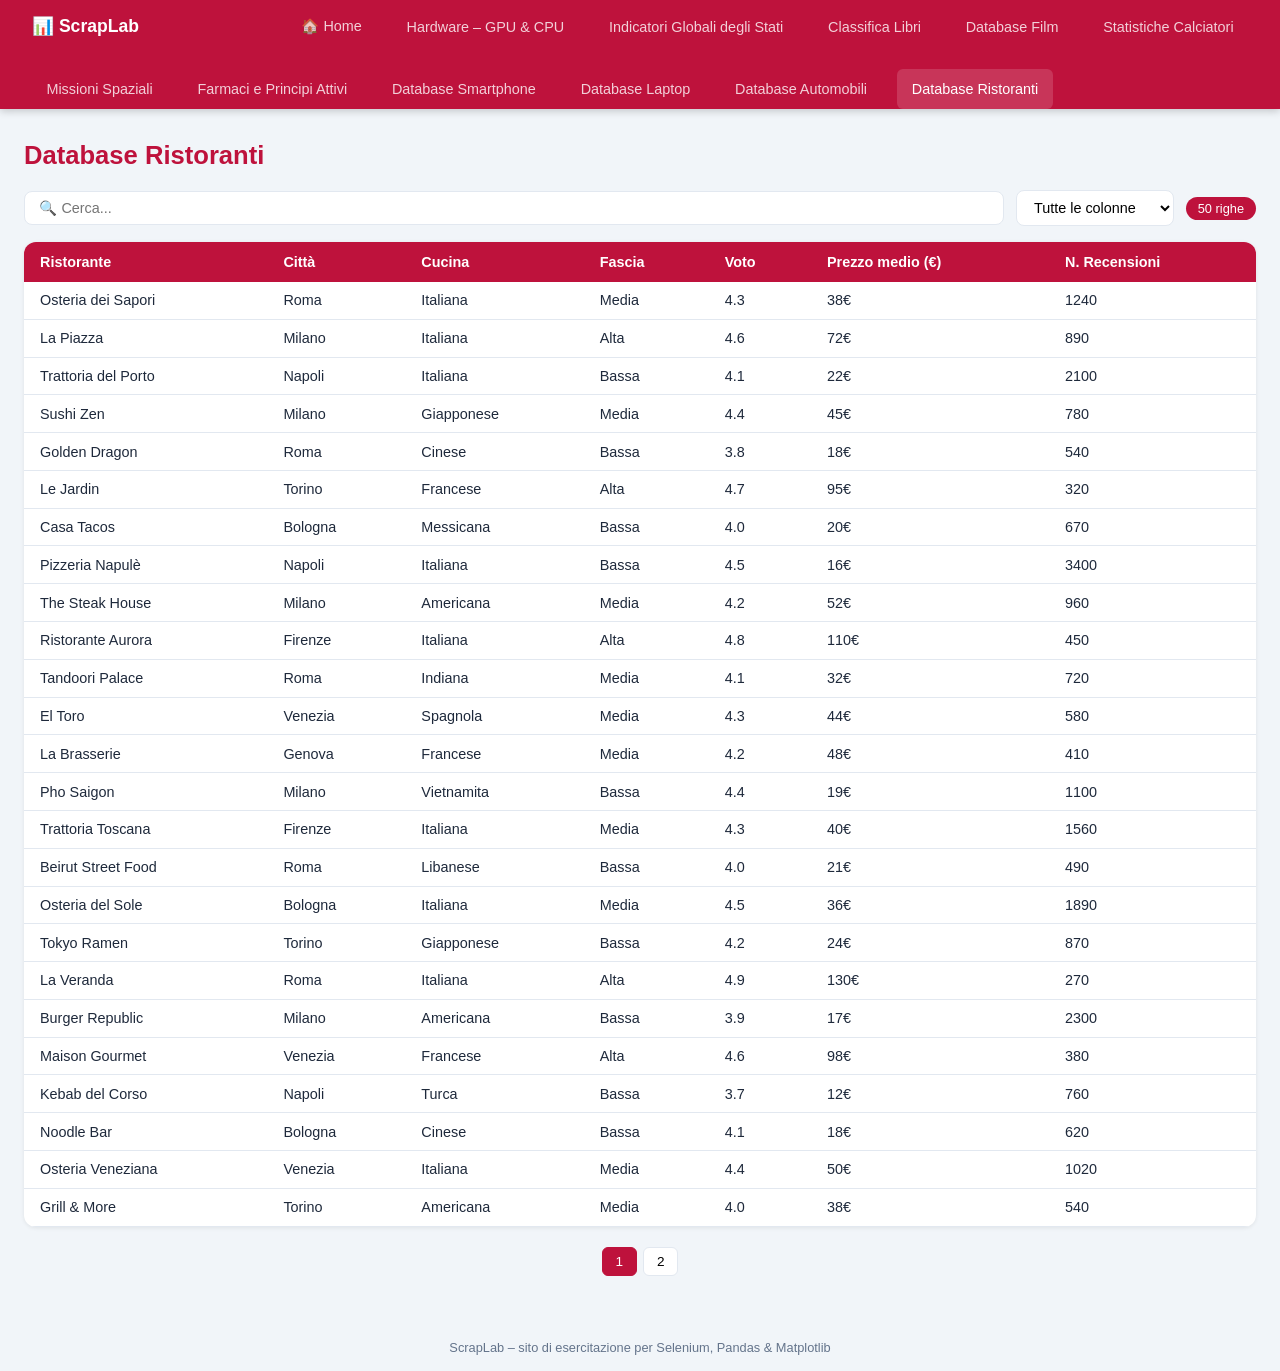
<file: ristoranti.html>
<!DOCTYPE html>
<html lang="it">
<head>
  <meta charset="UTF-8">
  <meta name="viewport" content="width=device-width, initial-scale=1.0">
  <title>Database Ristoranti – ScrapLab</title>

<style>
  :root {
    --primary: #be123c;
    --primary-light: #fb7185;
    --bg: #f1f5f9;
    --card: #ffffff;
    --text: #1e293b;
    --muted: #64748b;
    --border: #e2e8f0;
    --radius: 12px;
  }
  * { box-sizing: border-box; margin: 0; padding: 0; }
  body { font-family: 'Segoe UI', sans-serif; background: var(--bg); color: var(--text); }

  /* ── NAV ── */
  nav {
    background: var(--primary);
    padding: 0 2rem;
    display: flex;
    align-items: center;
    gap: 1rem;
    flex-wrap: wrap;
    box-shadow: 0 2px 8px rgba(0,0,0,.2);
  }
  nav .brand { color: #fff; font-weight: 700; font-size: 1.1rem; padding: 1rem 0; margin-right: auto; }
  nav a {
    color: rgba(255,255,255,.8);
    text-decoration: none;
    padding: .75rem .9rem;
    border-radius: 6px;
    font-size: .9rem;
    transition: background .2s, color .2s;
  }
  nav a:hover, nav a.active { background: rgba(255,255,255,.15); color: #fff; }

  /* ── MAIN ── */
  main { max-width: 1300px; margin: 2rem auto; padding: 0 1.5rem; }
  h1 { font-size: 1.6rem; margin-bottom: 1.25rem; color: var(--primary); }

  /* ── CONTROLS ── */
  .controls {
    display: flex;
    gap: .75rem;
    flex-wrap: wrap;
    align-items: center;
    margin-bottom: 1rem;
  }
  .controls input[type=text] {
    flex: 1; min-width: 220px;
    padding: .5rem .9rem;
    border: 1px solid var(--border);
    border-radius: 8px;
    font-size: .9rem;
    outline: none;
    transition: border .2s;
  }
  .controls input[type=text]:focus { border-color: var(--primary-light); }
  .controls select {
    padding: .5rem .8rem;
    border: 1px solid var(--border);
    border-radius: 8px;
    font-size: .9rem;
    background: var(--card);
    cursor: pointer;
  }
  .badge {
    background: var(--primary);
    color: #fff;
    border-radius: 20px;
    padding: .25rem .75rem;
    font-size: .8rem;
    margin-left: auto;
  }

  /* ── TABLE ── */
  .table-wrap {
    background: var(--card);
    border-radius: var(--radius);
    box-shadow: 0 1px 4px rgba(0,0,0,.08);
    overflow-x: auto;
  }
  table { width: 100%; border-collapse: collapse; font-size: .9rem; }
  thead th {
    background: var(--primary);
    color: #fff;
    padding: .75rem 1rem;
    text-align: left;
    cursor: pointer;
    user-select: none;
    white-space: nowrap;
    position: sticky; top: 0;
  }
  thead th:hover { background: var(--primary-light); color: var(--text); }
  thead th.sort-asc::after  { content: " ▲"; font-size: .7rem; }
  thead th.sort-desc::after { content: " ▼"; font-size: .7rem; }
  tbody tr { border-bottom: 1px solid var(--border); transition: background .15s; }
  tbody tr:hover { background: #fff1f2; }
  tbody tr:last-child { border-bottom: none; }
  td { padding: .65rem 1rem; }
  .no-results { text-align: center; padding: 2rem; color: var(--muted); font-style: italic; }

  /* ── PAGINATION ── */
  .pagination {
    display: flex;
    justify-content: center;
    gap: .4rem;
    margin-top: 1.25rem;
    flex-wrap: wrap;
  }
  .pagination button {
    padding: .4rem .8rem;
    border: 1px solid var(--border);
    border-radius: 6px;
    background: var(--card);
    cursor: pointer;
    font-size: .85rem;
    transition: all .2s;
  }
  .pagination button:hover, .pagination button.active {
    background: var(--primary);
    color: #fff;
    border-color: var(--primary);
  }

  /* ── FOOTER ── */
  footer { text-align: center; color: var(--muted); font-size: .8rem; padding: 2rem 0 1rem; }
</style>

</head>
<body>

<nav>
  <span class="brand">📊 ScrapLab</span>
  <a href="index.html">🏠 Home</a>
  <a href="hardware.html">Hardware – GPU &amp; CPU</a>
  <a href="stati.html">Indicatori Globali degli Stati</a>
  <a href="libri.html">Classifica Libri</a>
  <a href="film.html">Database Film</a>
  <a href="calciatori.html">Statistiche Calciatori</a>
  <a href="missioni_spaziali.html">Missioni Spaziali</a>
  <a href="farmaci.html">Farmaci e Principi Attivi</a>
  <a href="smartphone.html">Database Smartphone</a>
  <a href="laptop.html">Database Laptop</a>
  <a href="automobili.html">Database Automobili</a>
  <a href="ristoranti.html" class="active">Database Ristoranti</a>
</nav>

<main>
  <h1>Database Ristoranti</h1>
  <div class="controls">
    <input type="text" id="search" placeholder="🔍 Cerca...">
    <select id="col-filter">
      <option value="-1">Tutte le colonne</option>
      <option value="0">Ristorante</option>
      <option value="1">Città</option>
      <option value="2">Cucina</option>
      <option value="3">Fascia</option>
      <option value="4">Voto</option>
      <option value="5">Prezzo medio (€)</option>
      <option value="6">N. Recensioni</option>
    </select>
    <span class="badge" id="row-count"></span>
  </div>

  <div class="table-wrap">
    <table>
      <thead>
        <tr>
          <th>Ristorante</th>
          <th>Città</th>
          <th>Cucina</th>
          <th>Fascia</th>
          <th>Voto</th>
          <th>Prezzo medio (€)</th>
          <th>N. Recensioni</th>
        </tr>
      </thead>
      <tbody>
        <tr><td>Osteria dei Sapori</td><td>Roma</td><td>Italiana</td><td>Media</td><td>4.3</td><td>38€</td><td>1240</td></tr>
        <tr><td>La Piazza</td><td>Milano</td><td>Italiana</td><td>Alta</td><td>4.6</td><td>72€</td><td>890</td></tr>
        <tr><td>Trattoria del Porto</td><td>Napoli</td><td>Italiana</td><td>Bassa</td><td>4.1</td><td>22€</td><td>2100</td></tr>
        <tr><td>Sushi Zen</td><td>Milano</td><td>Giapponese</td><td>Media</td><td>4.4</td><td>45€</td><td>780</td></tr>
        <tr><td>Golden Dragon</td><td>Roma</td><td>Cinese</td><td>Bassa</td><td>3.8</td><td>18€</td><td>540</td></tr>
        <tr><td>Le Jardin</td><td>Torino</td><td>Francese</td><td>Alta</td><td>4.7</td><td>95€</td><td>320</td></tr>
        <tr><td>Casa Tacos</td><td>Bologna</td><td>Messicana</td><td>Bassa</td><td>4.0</td><td>20€</td><td>670</td></tr>
        <tr><td>Pizzeria Napulè</td><td>Napoli</td><td>Italiana</td><td>Bassa</td><td>4.5</td><td>16€</td><td>3400</td></tr>
        <tr><td>The Steak House</td><td>Milano</td><td>Americana</td><td>Media</td><td>4.2</td><td>52€</td><td>960</td></tr>
        <tr><td>Ristorante Aurora</td><td>Firenze</td><td>Italiana</td><td>Alta</td><td>4.8</td><td>110€</td><td>450</td></tr>
        <tr><td>Tandoori Palace</td><td>Roma</td><td>Indiana</td><td>Media</td><td>4.1</td><td>32€</td><td>720</td></tr>
        <tr><td>El Toro</td><td>Venezia</td><td>Spagnola</td><td>Media</td><td>4.3</td><td>44€</td><td>580</td></tr>
        <tr><td>La Brasserie</td><td>Genova</td><td>Francese</td><td>Media</td><td>4.2</td><td>48€</td><td>410</td></tr>
        <tr><td>Pho Saigon</td><td>Milano</td><td>Vietnamita</td><td>Bassa</td><td>4.4</td><td>19€</td><td>1100</td></tr>
        <tr><td>Trattoria Toscana</td><td>Firenze</td><td>Italiana</td><td>Media</td><td>4.3</td><td>40€</td><td>1560</td></tr>
        <tr><td>Beirut Street Food</td><td>Roma</td><td>Libanese</td><td>Bassa</td><td>4.0</td><td>21€</td><td>490</td></tr>
        <tr><td>Osteria del Sole</td><td>Bologna</td><td>Italiana</td><td>Media</td><td>4.5</td><td>36€</td><td>1890</td></tr>
        <tr><td>Tokyo Ramen</td><td>Torino</td><td>Giapponese</td><td>Bassa</td><td>4.2</td><td>24€</td><td>870</td></tr>
        <tr><td>La Veranda</td><td>Roma</td><td>Italiana</td><td>Alta</td><td>4.9</td><td>130€</td><td>270</td></tr>
        <tr><td>Burger Republic</td><td>Milano</td><td>Americana</td><td>Bassa</td><td>3.9</td><td>17€</td><td>2300</td></tr>
        <tr><td>Maison Gourmet</td><td>Venezia</td><td>Francese</td><td>Alta</td><td>4.6</td><td>98€</td><td>380</td></tr>
        <tr><td>Kebab del Corso</td><td>Napoli</td><td>Turca</td><td>Bassa</td><td>3.7</td><td>12€</td><td>760</td></tr>
        <tr><td>Noodle Bar</td><td>Bologna</td><td>Cinese</td><td>Bassa</td><td>4.1</td><td>18€</td><td>620</td></tr>
        <tr><td>Osteria Veneziana</td><td>Venezia</td><td>Italiana</td><td>Media</td><td>4.4</td><td>50€</td><td>1020</td></tr>
        <tr><td>Grill & More</td><td>Torino</td><td>Americana</td><td>Media</td><td>4.0</td><td>38€</td><td>540</td></tr>
        <tr><td>Pizzeria da Enzo</td><td>Roma</td><td>Italiana</td><td>Bassa</td><td>4.6</td><td>18€</td><td>4100</td></tr>
        <tr><td>Il Pescatore</td><td>Genova</td><td>Italiana</td><td>Media</td><td>4.5</td><td>55€</td><td>930</td></tr>
        <tr><td>Seoul BBQ</td><td>Milano</td><td>Coreana</td><td>Media</td><td>4.3</td><td>42€</td><td>710</td></tr>
        <tr><td>Ristorante del Lago</td><td>Como</td><td>Italiana</td><td>Alta</td><td>4.7</td><td>88€</td><td>560</td></tr>
        <tr><td>Falafel House</td><td>Torino</td><td>Libanese</td><td>Bassa</td><td>4.2</td><td>15€</td><td>840</td></tr>
        <tr><td>La Cantina</td><td>Firenze</td><td>Italiana</td><td>Media</td><td>4.4</td><td>46€</td><td>1350</td></tr>
        <tr><td>Dim Sum House</td><td>Roma</td><td>Cinese</td><td>Media</td><td>4.3</td><td>35€</td><td>480</td></tr>
        <tr><td>Osteria al Ponte</td><td>Venezia</td><td>Italiana</td><td>Alta</td><td>4.5</td><td>80€</td><td>690</td></tr>
        <tr><td>Spice Route</td><td>Bologna</td><td>Indiana</td><td>Bassa</td><td>4.0</td><td>23€</td><td>390</td></tr>
        <tr><td>Ristorante Panorama</td><td>Como</td><td>Italiana</td><td>Alta</td><td>4.8</td><td>115€</td><td>300</td></tr>
        <tr><td>Bratwurst Haus</td><td>Bolzano</td><td>Tedesca</td><td>Media</td><td>4.1</td><td>34€</td><td>620</td></tr>
        <tr><td>Il Cortile</td><td>Milano</td><td>Italiana</td><td>Alta</td><td>4.7</td><td>105€</td><td>410</td></tr>
        <tr><td>Thai Garden</td><td>Roma</td><td>Thailandese</td><td>Media</td><td>4.2</td><td>38€</td><td>570</td></tr>
        <tr><td>Trattoria da Mario</td><td>Napoli</td><td>Italiana</td><td>Bassa</td><td>4.3</td><td>20€</td><td>2800</td></tr>
        <tr><td>La Terrazza</td><td>Genova</td><td>Italiana</td><td>Alta</td><td>4.6</td><td>90€</td><td>350</td></tr>
        <tr><td>Mezze &amp; More</td><td>Torino</td><td>Greca</td><td>Media</td><td>4.2</td><td>36€</td><td>480</td></tr>
        <tr><td>Ramen Ichiban</td><td>Bologna</td><td>Giapponese</td><td>Bassa</td><td>4.5</td><td>22€</td><td>1250</td></tr>
        <tr><td>Taverna Siciliana</td><td>Palermo</td><td>Italiana</td><td>Media</td><td>4.4</td><td>42€</td><td>1680</td></tr>
        <tr><td>Roots &amp; Leaves</td><td>Milano</td><td>Vegana</td><td>Media</td><td>4.3</td><td>34€</td><td>920</td></tr>
        <tr><td>Pepe Nero</td><td>Firenze</td><td>Italiana</td><td>Media</td><td>4.4</td><td>48€</td><td>1040</td></tr>
        <tr><td>Istanbul Grill</td><td>Roma</td><td>Turca</td><td>Bassa</td><td>3.9</td><td>16€</td><td>430</td></tr>
        <tr><td>Ristorante Bellavista</td><td>Palermo</td><td>Italiana</td><td>Alta</td><td>4.7</td><td>92€</td><td>280</td></tr>
        <tr><td>Green Bowl</td><td>Bologna</td><td>Vegana</td><td>Bassa</td><td>4.1</td><td>19€</td><td>760</td></tr>
        <tr><td>Grotta Azzurra</td><td>Napoli</td><td>Italiana</td><td>Media</td><td>4.5</td><td>44€</td><td>2150</td></tr>
        <tr><td>Wirtshaus Alpin</td><td>Bolzano</td><td>Tedesca</td><td>Media</td><td>4.3</td><td>39€</td><td>510</td></tr>
      </tbody>
    </table>
  </div>

  <div class="pagination" id="pagination"></div>
</main>

<footer>ScrapLab – sito di esercitazione per Selenium, Pandas &amp; Matplotlib</footer>

<script>
(function () {
  const ROWS_PER_PAGE = 25;
  let currentPage = 1;
  let sortCol = -1, sortDir = 1;
  let filtered = [];

  const tbody    = document.querySelector('tbody');
  const allRows  = Array.from(tbody.querySelectorAll('tr'));
  const countEl  = document.getElementById('row-count');
  const searchEl = document.getElementById('search');
  const colSel   = document.getElementById('col-filter');
  const pagDiv   = document.getElementById('pagination');

  function applyFilter() {
    const q   = searchEl.value.toLowerCase();
    const col = parseInt(colSel.value);
    filtered  = allRows.filter(tr => {
      const cells = tr.querySelectorAll('td');
      if (col === -1) return Array.from(cells).some(td => td.textContent.toLowerCase().includes(q));
      return cells[col] && cells[col].textContent.toLowerCase().includes(q);
    });
    currentPage = 1;
    render();
  }

  function applySort(colIdx) {
    if (sortCol === colIdx) sortDir *= -1;
    else { sortCol = colIdx; sortDir = 1; }
    filtered.sort((a, b) => {
      const va = a.querySelectorAll('td')[colIdx]?.textContent || '';
      const vb = b.querySelectorAll('td')[colIdx]?.textContent || '';
      const na = parseFloat(va.replace(/[^0-9.\-]/g, ''));
      const nb = parseFloat(vb.replace(/[^0-9.\-]/g, ''));
      if (!isNaN(na) && !isNaN(nb)) return (na - nb) * sortDir;
      return va.localeCompare(vb) * sortDir;
    });
    document.querySelectorAll('thead th').forEach((th, i) => {
      th.classList.remove('sort-asc', 'sort-desc');
      if (i === colIdx) th.classList.add(sortDir === 1 ? 'sort-asc' : 'sort-desc');
    });
    render();
  }

  function render() {
    const total = filtered.length;
    const pages = Math.max(1, Math.ceil(total / ROWS_PER_PAGE));
    if (currentPage > pages) currentPage = pages;
    const start = (currentPage - 1) * ROWS_PER_PAGE;
    const slice = filtered.slice(start, start + ROWS_PER_PAGE);

    allRows.forEach(tr => tr.style.display = 'none');
    slice.forEach(tr => tr.style.display = '');

    let noEl = tbody.querySelector('.no-results-row');
    if (slice.length === 0) {
      if (!noEl) {
        noEl = document.createElement('tr');
        noEl.className = 'no-results-row';
        const cols = document.querySelectorAll('thead th').length;
        noEl.innerHTML = `<td colspan="${cols}" class="no-results">Nessun risultato trovato.</td>`;
        tbody.appendChild(noEl);
      }
    } else if (noEl) noEl.remove();

    countEl.textContent = total + ' righe';

    pagDiv.innerHTML = '';
    pageRange(currentPage, pages).forEach(p => {
      const btn = document.createElement('button');
      if (p === '…') { btn.textContent = '…'; btn.disabled = true; }
      else {
        btn.textContent = p;
        if (p === currentPage) btn.classList.add('active');
        btn.onclick = () => { currentPage = p; render(); };
      }
      pagDiv.appendChild(btn);
    });
  }

  function pageRange(cur, tot) {
    if (tot <= 7) return Array.from({length: tot}, (_, i) => i + 1);
    const r = [1];
    if (cur > 3) r.push('…');
    for (let i = Math.max(2, cur - 1); i <= Math.min(tot - 1, cur + 1); i++) r.push(i);
    if (cur < tot - 2) r.push('…');
    r.push(tot);
    return r;
  }

  searchEl.addEventListener('input', applyFilter);
  colSel.addEventListener('change', applyFilter);
  document.querySelectorAll('thead th').forEach((th, i) =>
    th.addEventListener('click', () => applySort(i))
  );

  filtered = [...allRows];
  render();
})();
</script>

</body>
</html>
</file>
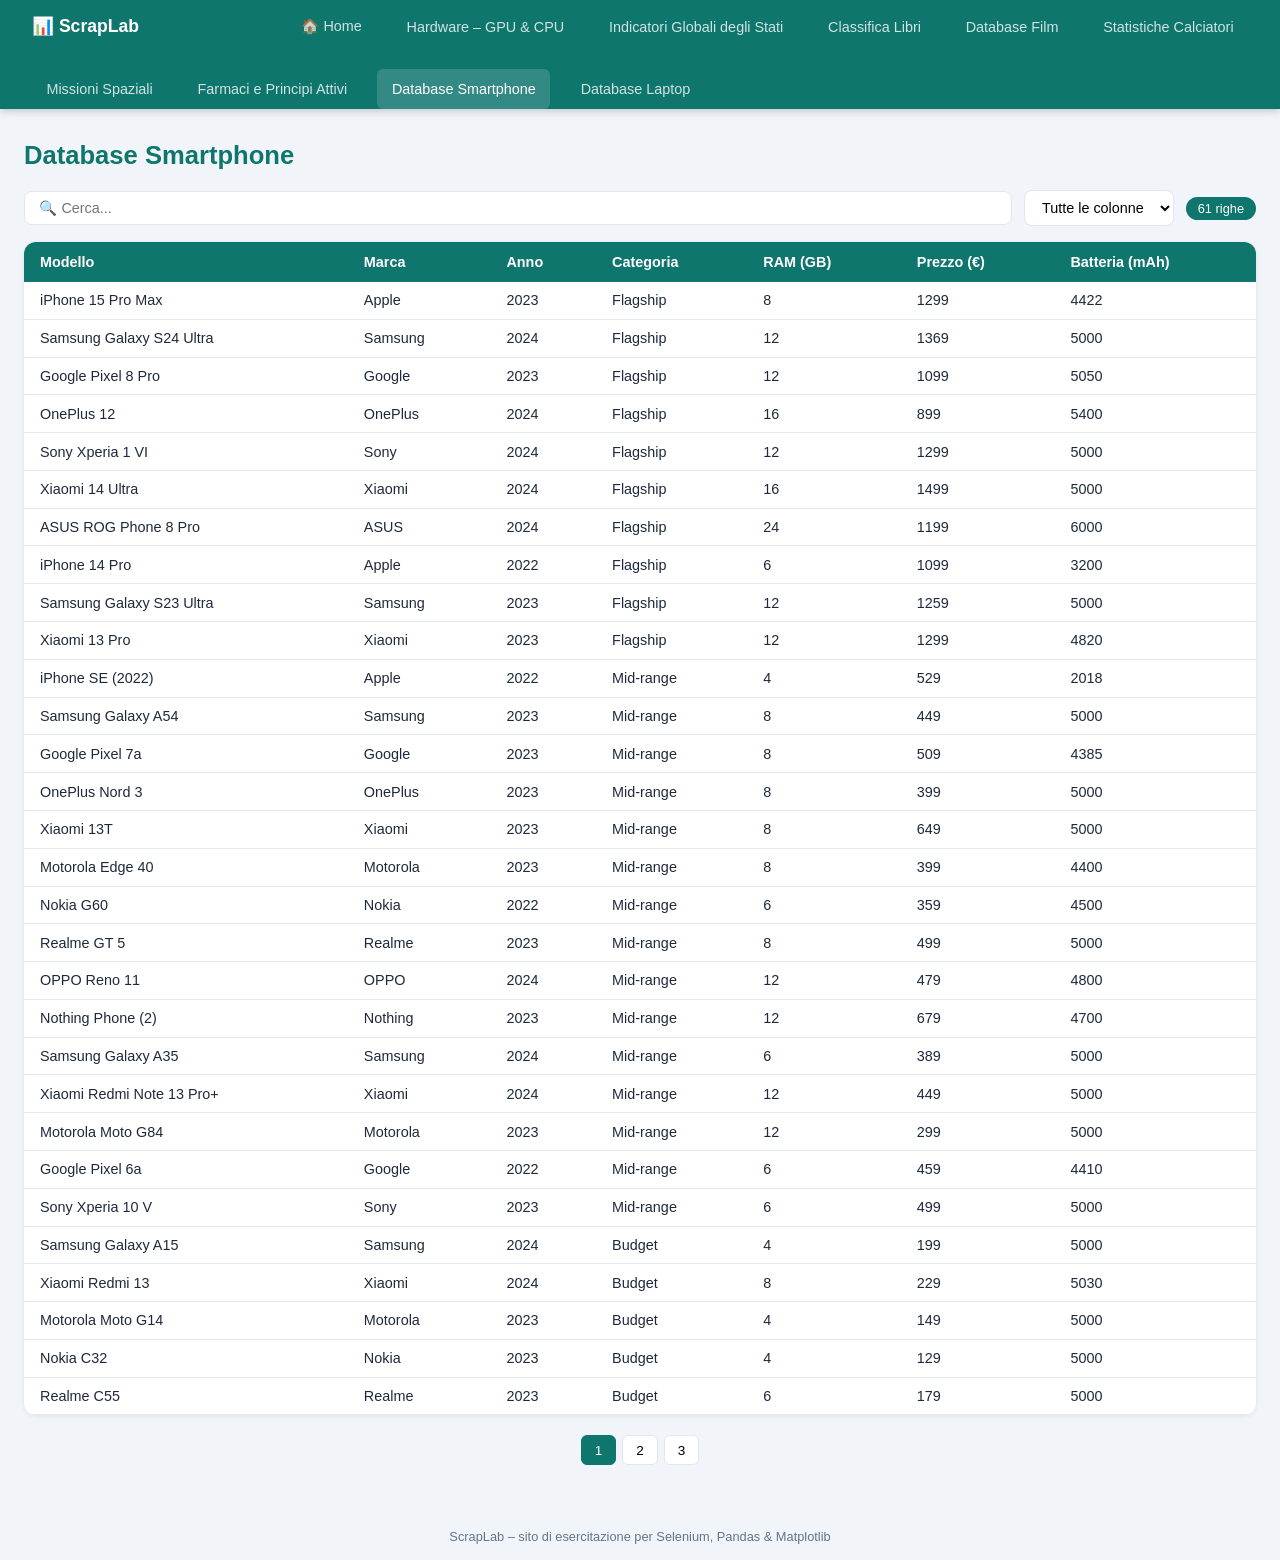
<file: smartphone.html>
<!DOCTYPE html>
<html lang="it">
<head>
  <meta charset="UTF-8">
  <meta name="viewport" content="width=device-width, initial-scale=1.0">
  <title>Database Smartphone – ScrapLab</title>

<style>
  :root {
    --primary: #0f766e;
    --primary-light: #5eead4;
    --bg: #f1f5f9;
    --card: #ffffff;
    --text: #1e293b;
    --muted: #64748b;
    --border: #e2e8f0;
    --radius: 12px;
  }
  * { box-sizing: border-box; margin: 0; padding: 0; }
  body { font-family: 'Segoe UI', sans-serif; background: var(--bg); color: var(--text); }

  /* ── NAV ── */
  nav {
    background: var(--primary);
    padding: 0 2rem;
    display: flex;
    align-items: center;
    gap: 1rem;
    flex-wrap: wrap;
    box-shadow: 0 2px 8px rgba(0,0,0,.2);
  }
  nav .brand { color: #fff; font-weight: 700; font-size: 1.1rem; padding: 1rem 0; margin-right: auto; }
  nav a {
    color: rgba(255,255,255,.8);
    text-decoration: none;
    padding: .75rem .9rem;
    border-radius: 6px;
    font-size: .9rem;
    transition: background .2s, color .2s;
  }
  nav a:hover, nav a.active { background: rgba(255,255,255,.15); color: #fff; }

  /* ── MAIN ── */
  main { max-width: 1300px; margin: 2rem auto; padding: 0 1.5rem; }
  h1 { font-size: 1.6rem; margin-bottom: 1.25rem; color: var(--primary); }

  /* ── CONTROLS ── */
  .controls {
    display: flex;
    gap: .75rem;
    flex-wrap: wrap;
    align-items: center;
    margin-bottom: 1rem;
  }
  .controls input[type=text] {
    flex: 1; min-width: 220px;
    padding: .5rem .9rem;
    border: 1px solid var(--border);
    border-radius: 8px;
    font-size: .9rem;
    outline: none;
    transition: border .2s;
  }
  .controls input[type=text]:focus { border-color: var(--primary-light); }
  .controls select {
    padding: .5rem .8rem;
    border: 1px solid var(--border);
    border-radius: 8px;
    font-size: .9rem;
    background: var(--card);
    cursor: pointer;
  }
  .badge {
    background: var(--primary);
    color: #fff;
    border-radius: 20px;
    padding: .25rem .75rem;
    font-size: .8rem;
    margin-left: auto;
  }

  /* ── TABLE ── */
  .table-wrap {
    background: var(--card);
    border-radius: var(--radius);
    box-shadow: 0 1px 4px rgba(0,0,0,.08);
    overflow-x: auto;
  }
  table { width: 100%; border-collapse: collapse; font-size: .9rem; }
  thead th {
    background: var(--primary);
    color: #fff;
    padding: .75rem 1rem;
    text-align: left;
    cursor: pointer;
    user-select: none;
    white-space: nowrap;
    position: sticky; top: 0;
  }
  thead th:hover { background: var(--primary-light); color: var(--text); }
  thead th.sort-asc::after  { content: " ▲"; font-size: .7rem; }
  thead th.sort-desc::after { content: " ▼"; font-size: .7rem; }
  tbody tr { border-bottom: 1px solid var(--border); transition: background .15s; }
  tbody tr:hover { background: #f0fdfa; }
  tbody tr:last-child { border-bottom: none; }
  td { padding: .65rem 1rem; }
  .no-results { text-align: center; padding: 2rem; color: var(--muted); font-style: italic; }

  /* ── PAGINATION ── */
  .pagination {
    display: flex;
    justify-content: center;
    gap: .4rem;
    margin-top: 1.25rem;
    flex-wrap: wrap;
  }
  .pagination button {
    padding: .4rem .8rem;
    border: 1px solid var(--border);
    border-radius: 6px;
    background: var(--card);
    cursor: pointer;
    font-size: .85rem;
    transition: all .2s;
  }
  .pagination button:hover, .pagination button.active {
    background: var(--primary);
    color: #fff;
    border-color: var(--primary);
  }

  /* ── FOOTER ── */
  footer { text-align: center; color: var(--muted); font-size: .8rem; padding: 2rem 0 1rem; }
</style>

</head>
<body>

<nav>
  <span class="brand">📊 ScrapLab</span>
  <a href="index.html">🏠 Home</a>
  <a href="hardware.html">Hardware – GPU &amp; CPU</a>
  <a href="stati.html">Indicatori Globali degli Stati</a>
  <a href="libri.html">Classifica Libri</a>
  <a href="film.html">Database Film</a>
  <a href="calciatori.html">Statistiche Calciatori</a>
  <a href="missioni_spaziali.html">Missioni Spaziali</a>
  <a href="farmaci.html">Farmaci e Principi Attivi</a>
  <a href="smartphone.html" class="active">Database Smartphone</a>
  <a href="laptop.html">Database Laptop</a>
</nav>

<main>
  <h1>Database Smartphone</h1>
  <div class="controls">
    <input type="text" id="search" placeholder="🔍 Cerca...">
    <select id="col-filter">
      <option value="-1">Tutte le colonne</option>
      <option value="0">Modello</option>
      <option value="1">Marca</option>
      <option value="2">Anno</option>
      <option value="3">Categoria</option>
      <option value="4">RAM (GB)</option>
      <option value="5">Prezzo (€)</option>
      <option value="6">Batteria (mAh)</option>
    </select>
    <span class="badge" id="row-count"></span>
  </div>

  <div class="table-wrap">
    <table>
      <thead>
        <tr>
          <th>Modello</th>
          <th>Marca</th>
          <th>Anno</th>
          <th>Categoria</th>
          <th>RAM (GB)</th>
          <th>Prezzo (€)</th>
          <th>Batteria (mAh)</th>
        </tr>
      </thead>
      <tbody>
        <tr><td>iPhone 15 Pro Max</td><td>Apple</td><td>2023</td><td>Flagship</td><td>8</td><td>1299</td><td>4422</td></tr>
        <tr><td>Samsung Galaxy S24 Ultra</td><td>Samsung</td><td>2024</td><td>Flagship</td><td>12</td><td>1369</td><td>5000</td></tr>
        <tr><td>Google Pixel 8 Pro</td><td>Google</td><td>2023</td><td>Flagship</td><td>12</td><td>1099</td><td>5050</td></tr>
        <tr><td>OnePlus 12</td><td>OnePlus</td><td>2024</td><td>Flagship</td><td>16</td><td>899</td><td>5400</td></tr>
        <tr><td>Sony Xperia 1 VI</td><td>Sony</td><td>2024</td><td>Flagship</td><td>12</td><td>1299</td><td>5000</td></tr>
        <tr><td>Xiaomi 14 Ultra</td><td>Xiaomi</td><td>2024</td><td>Flagship</td><td>16</td><td>1499</td><td>5000</td></tr>
        <tr><td>ASUS ROG Phone 8 Pro</td><td>ASUS</td><td>2024</td><td>Flagship</td><td>24</td><td>1199</td><td>6000</td></tr>
        <tr><td>iPhone 14 Pro</td><td>Apple</td><td>2022</td><td>Flagship</td><td>6</td><td>1099</td><td>3200</td></tr>
        <tr><td>Samsung Galaxy S23 Ultra</td><td>Samsung</td><td>2023</td><td>Flagship</td><td>12</td><td>1259</td><td>5000</td></tr>
        <tr><td>Xiaomi 13 Pro</td><td>Xiaomi</td><td>2023</td><td>Flagship</td><td>12</td><td>1299</td><td>4820</td></tr>
        <tr><td>iPhone SE (2022)</td><td>Apple</td><td>2022</td><td>Mid-range</td><td>4</td><td>529</td><td>2018</td></tr>
        <tr><td>Samsung Galaxy A54</td><td>Samsung</td><td>2023</td><td>Mid-range</td><td>8</td><td>449</td><td>5000</td></tr>
        <tr><td>Google Pixel 7a</td><td>Google</td><td>2023</td><td>Mid-range</td><td>8</td><td>509</td><td>4385</td></tr>
        <tr><td>OnePlus Nord 3</td><td>OnePlus</td><td>2023</td><td>Mid-range</td><td>8</td><td>399</td><td>5000</td></tr>
        <tr><td>Xiaomi 13T</td><td>Xiaomi</td><td>2023</td><td>Mid-range</td><td>8</td><td>649</td><td>5000</td></tr>
        <tr><td>Motorola Edge 40</td><td>Motorola</td><td>2023</td><td>Mid-range</td><td>8</td><td>399</td><td>4400</td></tr>
        <tr><td>Nokia G60</td><td>Nokia</td><td>2022</td><td>Mid-range</td><td>6</td><td>359</td><td>4500</td></tr>
        <tr><td>Realme GT 5</td><td>Realme</td><td>2023</td><td>Mid-range</td><td>8</td><td>499</td><td>5000</td></tr>
        <tr><td>OPPO Reno 11</td><td>OPPO</td><td>2024</td><td>Mid-range</td><td>12</td><td>479</td><td>4800</td></tr>
        <tr><td>Nothing Phone (2)</td><td>Nothing</td><td>2023</td><td>Mid-range</td><td>12</td><td>679</td><td>4700</td></tr>
        <tr><td>Samsung Galaxy A35</td><td>Samsung</td><td>2024</td><td>Mid-range</td><td>6</td><td>389</td><td>5000</td></tr>
        <tr><td>Xiaomi Redmi Note 13 Pro+</td><td>Xiaomi</td><td>2024</td><td>Mid-range</td><td>12</td><td>449</td><td>5000</td></tr>
        <tr><td>Motorola Moto G84</td><td>Motorola</td><td>2023</td><td>Mid-range</td><td>12</td><td>299</td><td>5000</td></tr>
        <tr><td>Google Pixel 6a</td><td>Google</td><td>2022</td><td>Mid-range</td><td>6</td><td>459</td><td>4410</td></tr>
        <tr><td>Sony Xperia 10 V</td><td>Sony</td><td>2023</td><td>Mid-range</td><td>6</td><td>499</td><td>5000</td></tr>
        <tr><td>Samsung Galaxy A15</td><td>Samsung</td><td>2024</td><td>Budget</td><td>4</td><td>199</td><td>5000</td></tr>
        <tr><td>Xiaomi Redmi 13</td><td>Xiaomi</td><td>2024</td><td>Budget</td><td>8</td><td>229</td><td>5030</td></tr>
        <tr><td>Motorola Moto G14</td><td>Motorola</td><td>2023</td><td>Budget</td><td>4</td><td>149</td><td>5000</td></tr>
        <tr><td>Nokia C32</td><td>Nokia</td><td>2023</td><td>Budget</td><td>4</td><td>129</td><td>5000</td></tr>
        <tr><td>Realme C55</td><td>Realme</td><td>2023</td><td>Budget</td><td>6</td><td>179</td><td>5000</td></tr>
        <tr><td>iPhone 15</td><td>Apple</td><td>2023</td><td>Flagship</td><td>6</td><td>979</td><td>3877</td></tr>
        <tr><td>Samsung Galaxy S24+</td><td>Samsung</td><td>2024</td><td>Flagship</td><td>12</td><td>1319</td><td>4900</td></tr>
        <tr><td>OnePlus 11</td><td>OnePlus</td><td>2023</td><td>Flagship</td><td>16</td><td>799</td><td>5000</td></tr>
        <tr><td>ASUS Zenfone 10</td><td>ASUS</td><td>2023</td><td>Flagship</td><td>8</td><td>799</td><td>4300</td></tr>
        <tr><td>iPhone 13</td><td>Apple</td><td>2021</td><td>Flagship</td><td>4</td><td>799</td><td>3227</td></tr>
        <tr><td>Samsung Galaxy S22</td><td>Samsung</td><td>2022</td><td>Flagship</td><td>8</td><td>849</td><td>3700</td></tr>
        <tr><td>Google Pixel 8</td><td>Google</td><td>2023</td><td>Flagship</td><td>8</td><td>799</td><td>4575</td></tr>
        <tr><td>Vivo X100 Pro</td><td>Vivo</td><td>2023</td><td>Flagship</td><td>16</td><td>1099</td><td>5400</td></tr>
        <tr><td>OPPO Find X7 Ultra</td><td>OPPO</td><td>2024</td><td>Flagship</td><td>16</td><td>1199</td><td>5000</td></tr>
        <tr><td>Huawei P60 Pro</td><td>Huawei</td><td>2023</td><td>Flagship</td><td>12</td><td>1199</td><td>5000</td></tr>
        <tr><td>Samsung Galaxy A34</td><td>Samsung</td><td>2023</td><td>Mid-range</td><td>6</td><td>369</td><td>5000</td></tr>
        <tr><td>Xiaomi Redmi Note 12</td><td>Xiaomi</td><td>2023</td><td>Mid-range</td><td>4</td><td>279</td><td>5000</td></tr>
        <tr><td>OnePlus Nord CE 3 Lite</td><td>OnePlus</td><td>2023</td><td>Mid-range</td><td>8</td><td>299</td><td>5000</td></tr>
        <tr><td>Motorola Edge 30</td><td>Motorola</td><td>2022</td><td>Mid-range</td><td>8</td><td>349</td><td>4020</td></tr>
        <tr><td>Nokia XR21</td><td>Nokia</td><td>2023</td><td>Mid-range</td><td>6</td><td>599</td><td>4800</td></tr>
        <tr><td>Realme 11 Pro+</td><td>Realme</td><td>2023</td><td>Mid-range</td><td>12</td><td>399</td><td>5000</td></tr>
        <tr><td>Google Pixel 7</td><td>Google</td><td>2022</td><td>Mid-range</td><td>8</td><td>649</td><td>4355</td></tr>
        <tr><td>Sony Xperia 5 V</td><td>Sony</td><td>2023</td><td>Flagship</td><td>8</td><td>999</td><td>5000</td></tr>
        <tr><td>iPhone 15 Plus</td><td>Apple</td><td>2023</td><td>Flagship</td><td>6</td><td>1129</td><td>4383</td></tr>
        <tr><td>Huawei Nova 11 Pro</td><td>Huawei</td><td>2023</td><td>Mid-range</td><td>8</td><td>549</td><td>4000</td></tr>
        <tr><td>Samsung Galaxy A25</td><td>Samsung</td><td>2024</td><td>Mid-range</td><td>6</td><td>299</td><td>5000</td></tr>
        <tr><td>Xiaomi Poco F5</td><td>Xiaomi</td><td>2023</td><td>Mid-range</td><td>8</td><td>399</td><td>5000</td></tr>
        <tr><td>Motorola Moto G73</td><td>Motorola</td><td>2023</td><td>Mid-range</td><td>8</td><td>249</td><td>5000</td></tr>
        <tr><td>Nothing Phone (1)</td><td>Nothing</td><td>2022</td><td>Mid-range</td><td>8</td><td>469</td><td>4500</td></tr>
        <tr><td>Vivo V29</td><td>Vivo</td><td>2023</td><td>Mid-range</td><td>12</td><td>449</td><td>4600</td></tr>
        <tr><td>Realme C53</td><td>Realme</td><td>2023</td><td>Budget</td><td>6</td><td>159</td><td>5000</td></tr>
        <tr><td>Nokia G42</td><td>Nokia</td><td>2023</td><td>Budget</td><td>6</td><td>199</td><td>5000</td></tr>
        <tr><td>Samsung Galaxy A05s</td><td>Samsung</td><td>2023</td><td>Budget</td><td>4</td><td>179</td><td>5000</td></tr>
        <tr><td>Xiaomi Redmi 12</td><td>Xiaomi</td><td>2023</td><td>Budget</td><td>8</td><td>189</td><td>5000</td></tr>
        <tr><td>Motorola Moto E13</td><td>Motorola</td><td>2023</td><td>Budget</td><td>2</td><td>99</td><td>5000</td></tr>
        <tr><td>OPPO A78</td><td>OPPO</td><td>2023</td><td>Budget</td><td>8</td><td>249</td><td>4500</td></tr>
      </tbody>
    </table>
  </div>

  <div class="pagination" id="pagination"></div>
</main>

<footer>ScrapLab – sito di esercitazione per Selenium, Pandas &amp; Matplotlib</footer>

<script>
(function () {
  const ROWS_PER_PAGE = 30;
  let currentPage = 1;
  let sortCol = -1, sortDir = 1;
  let filtered = [];

  const tbody   = document.querySelector('tbody');
  const allRows = Array.from(tbody.querySelectorAll('tr'));
  const countEl = document.getElementById('row-count');
  const searchEl = document.getElementById('search');
  const colSel  = document.getElementById('col-filter');
  const pagDiv  = document.getElementById('pagination');

  function applyFilter() {
    const q   = searchEl.value.toLowerCase();
    const col = parseInt(colSel.value);
    filtered  = allRows.filter(tr => {
      const cells = tr.querySelectorAll('td');
      if (col === -1) return Array.from(cells).some(td => td.textContent.toLowerCase().includes(q));
      return cells[col] && cells[col].textContent.toLowerCase().includes(q);
    });
    currentPage = 1;
    render();
  }

  function applySort(colIdx) {
    if (sortCol === colIdx) sortDir *= -1;
    else { sortCol = colIdx; sortDir = 1; }
    filtered.sort((a, b) => {
      const va = a.querySelectorAll('td')[colIdx]?.textContent || '';
      const vb = b.querySelectorAll('td')[colIdx]?.textContent || '';
      const na = parseFloat(va.replace(/[^0-9.\-]/g, ''));
      const nb = parseFloat(vb.replace(/[^0-9.\-]/g, ''));
      if (!isNaN(na) && !isNaN(nb)) return (na - nb) * sortDir;
      return va.localeCompare(vb) * sortDir;
    });
    document.querySelectorAll('thead th').forEach((th, i) => {
      th.classList.remove('sort-asc', 'sort-desc');
      if (i === colIdx) th.classList.add(sortDir === 1 ? 'sort-asc' : 'sort-desc');
    });
    render();
  }

  function render() {
    const total = filtered.length;
    const pages = Math.max(1, Math.ceil(total / ROWS_PER_PAGE));
    if (currentPage > pages) currentPage = pages;
    const start = (currentPage - 1) * ROWS_PER_PAGE;
    const slice = filtered.slice(start, start + ROWS_PER_PAGE);

    allRows.forEach(tr => tr.style.display = 'none');
    slice.forEach(tr => tr.style.display = '');

    let noEl = tbody.querySelector('.no-results-row');
    if (slice.length === 0) {
      if (!noEl) {
        noEl = document.createElement('tr');
        noEl.className = 'no-results-row';
        const cols = document.querySelectorAll('thead th').length;
        noEl.innerHTML = `<td colspan="${cols}" class="no-results">Nessun risultato trovato.</td>`;
        tbody.appendChild(noEl);
      }
    } else if (noEl) noEl.remove();

    countEl.textContent = total + ' righe';

    pagDiv.innerHTML = '';
    pageRange(currentPage, pages).forEach(p => {
      const btn = document.createElement('button');
      if (p === '…') { btn.textContent = '…'; btn.disabled = true; }
      else {
        btn.textContent = p;
        if (p === currentPage) btn.classList.add('active');
        btn.onclick = () => { currentPage = p; render(); };
      }
      pagDiv.appendChild(btn);
    });
  }

  function pageRange(cur, tot) {
    if (tot <= 7) return Array.from({length: tot}, (_, i) => i + 1);
    const r = [1];
    if (cur > 3) r.push('…');
    for (let i = Math.max(2, cur - 1); i <= Math.min(tot - 1, cur + 1); i++) r.push(i);
    if (cur < tot - 2) r.push('…');
    r.push(tot);
    return r;
  }

  searchEl.addEventListener('input', applyFilter);
  colSel.addEventListener('change', applyFilter);
  document.querySelectorAll('thead th').forEach((th, i) =>
    th.addEventListener('click', () => applySort(i))
  );

  filtered = [...allRows];
  render();
})();
</script>

</body>
</html>
</file>
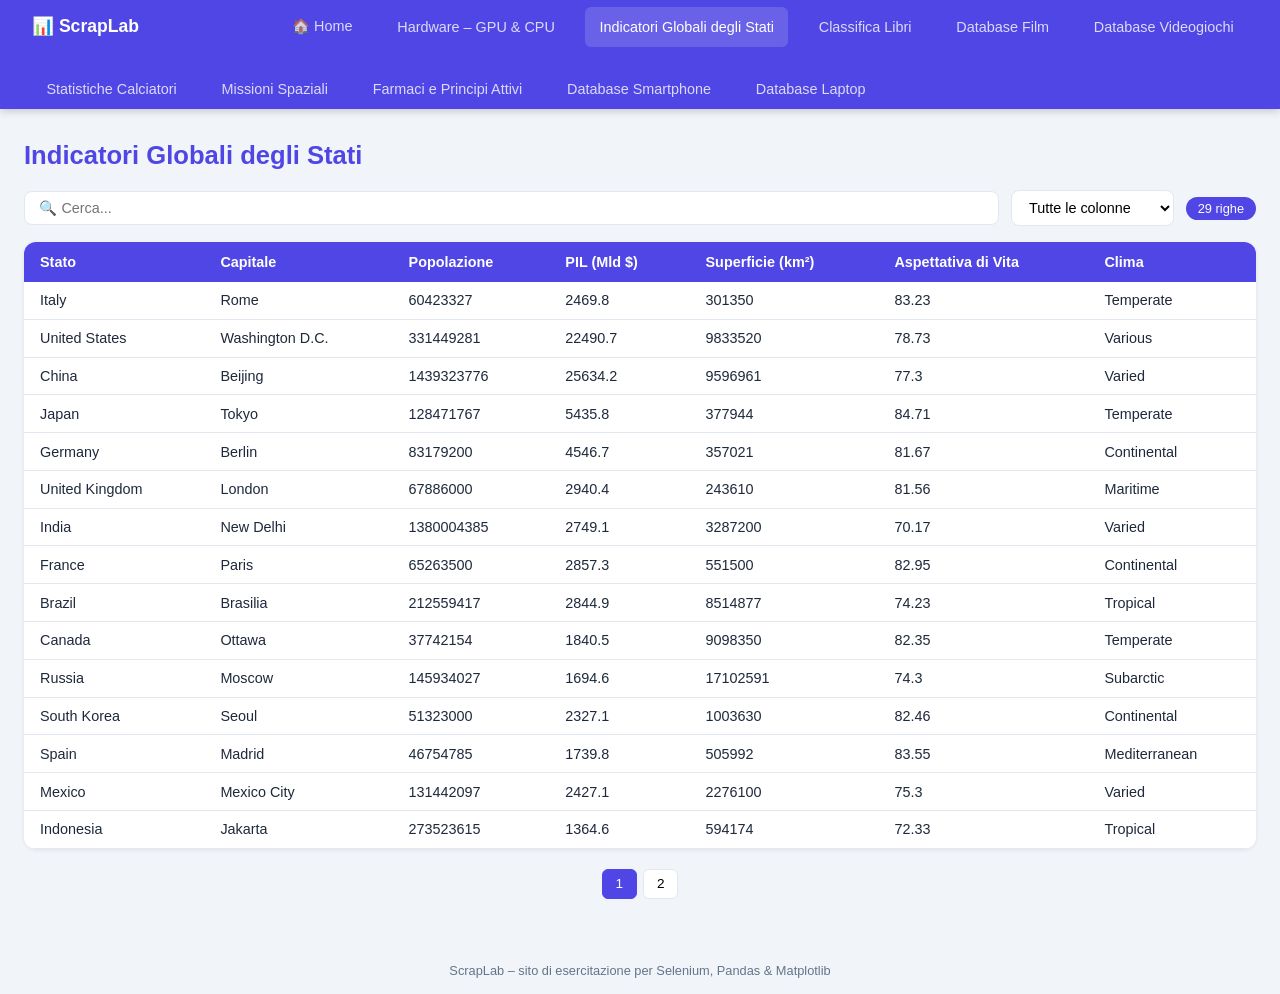
<file: stati.html>
<!DOCTYPE html>
<html lang="it">
<head>
  <meta charset="UTF-8">
  <meta name="viewport" content="width=device-width, initial-scale=1.0">
  <title>Indicatori Globali degli Stati – ScrapLab</title>
  
<style>
  :root {
    --primary: #4f46e5;
    --primary-light: #818cf8;
    --bg: #f1f5f9;
    --card: #ffffff;
    --text: #1e293b;
    --muted: #64748b;
    --border: #e2e8f0;
    --radius: 12px;
  }
  * { box-sizing: border-box; margin: 0; padding: 0; }
  body { font-family: 'Segoe UI', sans-serif; background: var(--bg); color: var(--text); }

  /* ── NAV ── */
  nav {
    background: var(--primary);
    padding: 0 2rem;
    display: flex;
    align-items: center;
    gap: 1rem;
    flex-wrap: wrap;
    box-shadow: 0 2px 8px rgba(0,0,0,.2);
  }
  nav .brand { color: #fff; font-weight: 700; font-size: 1.1rem; padding: 1rem 0; margin-right: auto; }
  nav a {
    color: rgba(255,255,255,.8);
    text-decoration: none;
    padding: .75rem .9rem;
    border-radius: 6px;
    font-size: .9rem;
    transition: background .2s, color .2s;
  }
  nav a:hover, nav a.active { background: rgba(255,255,255,.15); color: #fff; }

  /* ── MAIN ── */
  main { max-width: 1300px; margin: 2rem auto; padding: 0 1.5rem; }
  h1 { font-size: 1.6rem; margin-bottom: 1.25rem; color: var(--primary); }

  /* ── CONTROLS ── */
  .controls {
    display: flex;
    gap: .75rem;
    flex-wrap: wrap;
    align-items: center;
    margin-bottom: 1rem;
  }
  .controls input[type=text] {
    flex: 1; min-width: 220px;
    padding: .5rem .9rem;
    border: 1px solid var(--border);
    border-radius: 8px;
    font-size: .9rem;
    outline: none;
    transition: border .2s;
  }
  .controls input[type=text]:focus { border-color: var(--primary-light); }
  .controls select {
    padding: .5rem .8rem;
    border: 1px solid var(--border);
    border-radius: 8px;
    font-size: .9rem;
    background: var(--card);
    cursor: pointer;
  }
  .badge {
    background: var(--primary);
    color: #fff;
    border-radius: 20px;
    padding: .25rem .75rem;
    font-size: .8rem;
    margin-left: auto;
  }

  /* ── TABLE ── */
  .table-wrap {
    background: var(--card);
    border-radius: var(--radius);
    box-shadow: 0 1px 4px rgba(0,0,0,.08);
    overflow-x: auto;
  }
  table { width: 100%; border-collapse: collapse; font-size: .9rem; }
  thead th {
    background: var(--primary);
    color: #fff;
    padding: .75rem 1rem;
    text-align: left;
    cursor: pointer;
    user-select: none;
    white-space: nowrap;
    position: sticky; top: 0;
  }
  thead th:hover { background: var(--primary-light); }
  thead th.sort-asc::after  { content: " ▲"; font-size: .7rem; }
  thead th.sort-desc::after { content: " ▼"; font-size: .7rem; }
  tbody tr { border-bottom: 1px solid var(--border); transition: background .15s; }
  tbody tr:hover { background: #f8fafc; }
  tbody tr:last-child { border-bottom: none; }
  td { padding: .65rem 1rem; }
  .no-results { text-align: center; padding: 2rem; color: var(--muted); font-style: italic; }

  /* ── PAGINATION ── */
  .pagination {
    display: flex;
    justify-content: center;
    gap: .4rem;
    margin-top: 1.25rem;
    flex-wrap: wrap;
  }
  .pagination button {
    padding: .4rem .8rem;
    border: 1px solid var(--border);
    border-radius: 6px;
    background: var(--card);
    cursor: pointer;
    font-size: .85rem;
    transition: all .2s;
  }
  .pagination button:hover, .pagination button.active {
    background: var(--primary);
    color: #fff;
    border-color: var(--primary);
  }

  /* ── FOOTER ── */
  footer { text-align: center; color: var(--muted); font-size: .8rem; padding: 2rem 0 1rem; }

  /* ── INDEX CARDS ── */
  .cards { display: grid; grid-template-columns: repeat(auto-fill, minmax(260px, 1fr)); gap: 1.25rem; }
  .card {
    background: var(--card);
    border-radius: var(--radius);
    box-shadow: 0 1px 4px rgba(0,0,0,.08);
    padding: 1.5rem;
    text-decoration: none;
    color: var(--text);
    border: 2px solid transparent;
    transition: border .2s, transform .2s;
    display: block;
  }
  .card:hover { border-color: var(--primary); transform: translateY(-3px); }
  .card .icon { font-size: 2rem; margin-bottom: .5rem; }
  .card h2 { font-size: 1rem; color: var(--primary); }
  .card p { font-size: .85rem; color: var(--muted); margin-top: .25rem; }
</style>

</head>
<body>
  <nav><span class="brand">📊 ScrapLab</span>
    <a href="index.html">🏠 Home</a>
    <a href="hardware.html">Hardware – GPU & CPU</a>
    <a href="stati.html" class="active">Indicatori Globali degli Stati</a>
    <a href="libri.html">Classifica Libri</a>
    <a href="film.html">Database Film</a>
    <a href="videogiochi.html">Database Videogiochi</a>
    <a href="calciatori.html">Statistiche Calciatori</a>
    <a href="missioni_spaziali.html" >Missioni Spaziali</a>
    <a href="farmaci.html">Farmaci e Principi Attivi</a>
    <a href="smartphone.html">Database Smartphone</a>
    <a href="laptop.html">Database Laptop</a>
  </nav>
<main>
  <h1>Indicatori Globali degli Stati</h1>
  <div class="controls">
    <input type="text" id="search" placeholder="🔍 Cerca...">
    <select id="col-filter"><option value="-1">Tutte le colonne</option><option value="0">Stato</option><option value="1">Capitale</option><option value="2">Popolazione</option><option value="3">PIL (Mld $)</option><option value="4">Superficie (km²)</option><option value="5">Aspettativa di Vita</option><option value="6">Clima</option></select>
    <span class="badge" id="row-count"></span>
  </div>
  <div class="table-wrap">
    <table>
      <thead><tr><th>Stato</th><th>Capitale</th><th>Popolazione</th><th>PIL (Mld $)</th><th>Superficie (km²)</th><th>Aspettativa di Vita</th><th>Clima</th></tr></thead>
      <tbody><tr><td>Italy</td><td>Rome</td><td>60423327</td><td>2469.8</td><td>301350</td><td>83.23</td><td>Temperate</td></tr>
<tr><td>United States</td><td>Washington D.C.</td><td>331449281</td><td>22490.7</td><td>9833520</td><td>78.73</td><td>Various</td></tr>
<tr><td>China</td><td>Beijing</td><td>1439323776</td><td>25634.2</td><td>9596961</td><td>77.3</td><td>Varied</td></tr>
<tr><td>Japan</td><td>Tokyo</td><td>128471767</td><td>5435.8</td><td>377944</td><td>84.71</td><td>Temperate</td></tr>
<tr><td>Germany</td><td>Berlin</td><td>83179200</td><td>4546.7</td><td>357021</td><td>81.67</td><td>Continental</td></tr>
<tr><td>United Kingdom</td><td>London</td><td>67886000</td><td>2940.4</td><td>243610</td><td>81.56</td><td>Maritime</td></tr>
<tr><td>India</td><td>New Delhi</td><td>1380004385</td><td>2749.1</td><td>3287200</td><td>70.17</td><td>Varied</td></tr>
<tr><td>France</td><td>Paris</td><td>65263500</td><td>2857.3</td><td>551500</td><td>82.95</td><td>Continental</td></tr>
<tr><td>Brazil</td><td>Brasilia</td><td>212559417</td><td>2844.9</td><td>8514877</td><td>74.23</td><td>Tropical</td></tr>
<tr><td>Canada</td><td>Ottawa</td><td>37742154</td><td>1840.5</td><td>9098350</td><td>82.35</td><td>Temperate</td></tr>
<tr><td>Russia</td><td>Moscow</td><td>145934027</td><td>1694.6</td><td>17102591</td><td>74.3</td><td>Subarctic</td></tr>
<tr><td>South Korea</td><td>Seoul</td><td>51323000</td><td>2327.1</td><td>1003630</td><td>82.46</td><td>Continental</td></tr>
<tr><td>Spain</td><td>Madrid</td><td>46754785</td><td>1739.8</td><td>505992</td><td>83.55</td><td>Mediterranean</td></tr>
<tr><td>Mexico</td><td>Mexico City</td><td>131442097</td><td>2427.1</td><td>2276100</td><td>75.3</td><td>Varied</td></tr>
<tr><td>Indonesia</td><td>Jakarta</td><td>273523615</td><td>1364.6</td><td>594174</td><td>72.33</td><td>Tropical</td></tr>
<tr><td>Turkey</td><td>Ankara</td><td>84411900</td><td>1438.5</td><td>783562</td><td>76.55</td><td>Continental</td></tr>
<tr><td>Thailand</td><td>Bangkok</td><td>69327697</td><td>511.3</td><td>513120</td><td>74.4</td><td>Tropical</td></tr>
<tr><td>Poland</td><td>Warsaw</td><td>38197000</td><td>586.1</td><td>3126790</td><td>77.31</td><td>Continental</td></tr>
<tr><td>Nigeria</td><td>Abuja</td><td>202915216</td><td>247.2</td><td>923768</td><td>58.17</td><td>Savanna</td></tr>
<tr><td>Ethiopia</td><td>Addis Ababa</td><td>115286000</td><td>103.1</td><td>1104300</td><td>65.45</td><td>Tropical</td></tr>
<tr><td>Pakistan</td><td>Islamabad</td><td>21656500</td><td>274.5</td><td>796095</td><td>66.51</td><td>Continental</td></tr>
<tr><td>Argentina</td><td>Buenos Aires</td><td>45955327</td><td>523.6</td><td>2780400</td><td>75.73</td><td>Semi-arid</td></tr>
<tr><td>Colombia</td><td>Bogotá</td><td>51111600</td><td>292.5</td><td>1118680</td><td>72.17</td><td>Tropical</td></tr>
<tr><td>Philippines</td><td>Manila</td><td>109737061</td><td>314.4</td><td>300000</td><td>70.77</td><td>Tropical</td></tr>
<tr><td>Bangladesh</td><td>Dhaka</td><td>16630300</td><td>277.6</td><td>1301700</td><td>73.1</td><td>Monsoon</td></tr>
<tr><td>Iran</td><td>Tehran</td><td>83935400</td><td>244.2</td><td>1648800</td><td>74.67</td><td>Desert</td></tr>
<tr><td>Venezuela</td><td>Caracas</td><td>33933200</td><td>136.4</td><td>916445</td><td>72.34</td><td>Tropical</td></tr>
<tr><td>South Africa</td><td>Pretoria</td><td>59124500</td><td>234.8</td><td>1221390</td><td>64.23</td><td>Varied</td></tr>
<tr><td>Ukraine</td><td>Kiev</td><td>41669993</td><td>135.5</td><td>603700</td><td>70.45</td><td>Continental</td></tr>
</tbody>
    </table>
  </div>
  <div class="pagination" id="pagination"></div>
</main>
<footer>ScrapLab – sito di esercitazione per Selenium, Pandas &amp; Matplotlib</footer>

<script>
(function () {
  const ROWS_PER_PAGE = 15;
  let currentPage = 1;
  let sortCol = -1, sortDir = 1;
  let filtered = [];

  const tbody   = document.querySelector('tbody');
  const allRows = Array.from(tbody.querySelectorAll('tr'));
  const countEl = document.getElementById('row-count');
  const searchEl = document.getElementById('search');
  const colSel  = document.getElementById('col-filter');
  const pagDiv  = document.getElementById('pagination');

  function applyFilter() {
    const q   = searchEl.value.toLowerCase();
    const col = parseInt(colSel.value);  // -1 = tutte
    filtered  = allRows.filter(tr => {
      const cells = tr.querySelectorAll('td');
      if (col === -1) return Array.from(cells).some(td => td.textContent.toLowerCase().includes(q));
      return cells[col] && cells[col].textContent.toLowerCase().includes(q);
    });
    currentPage = 1;
    render();
  }

  function applySort(colIdx) {
    if (sortCol === colIdx) sortDir *= -1;
    else { sortCol = colIdx; sortDir = 1; }
    filtered.sort((a, b) => {
      const va = a.querySelectorAll('td')[colIdx]?.textContent || '';
      const vb = b.querySelectorAll('td')[colIdx]?.textContent || '';
      const na = parseFloat(va.replace(/[^0-9.\-]/g, ''));
      const nb = parseFloat(vb.replace(/[^0-9.\-]/g, ''));
      if (!isNaN(na) && !isNaN(nb)) return (na - nb) * sortDir;
      return va.localeCompare(vb) * sortDir;
    });
    document.querySelectorAll('thead th').forEach((th, i) => {
      th.classList.remove('sort-asc', 'sort-desc');
      if (i === colIdx) th.classList.add(sortDir === 1 ? 'sort-asc' : 'sort-desc');
    });
    render();
  }

  function render() {
    const total  = filtered.length;
    const pages  = Math.max(1, Math.ceil(total / ROWS_PER_PAGE));
    if (currentPage > pages) currentPage = pages;
    const start  = (currentPage - 1) * ROWS_PER_PAGE;
    const slice  = filtered.slice(start, start + ROWS_PER_PAGE);

    allRows.forEach(tr => tr.style.display = 'none');
    slice.forEach(tr => tr.style.display = '');

    // no-results
    let noEl = tbody.querySelector('.no-results-row');
    if (slice.length === 0) {
      if (!noEl) {
        noEl = document.createElement('tr');
        noEl.className = 'no-results-row';
        const cols = document.querySelectorAll('thead th').length;
        noEl.innerHTML = `<td colspan="${cols}" class="no-results">Nessun risultato trovato.</td>`;
        tbody.appendChild(noEl);
      }
    } else if (noEl) noEl.remove();

    countEl.textContent = total + ' righe';

    // pagination
    pagDiv.innerHTML = '';
    const range = pageRange(currentPage, pages);
    range.forEach(p => {
      const btn = document.createElement('button');
      if (p === '…') { btn.textContent = '…'; btn.disabled = true; }
      else {
        btn.textContent = p;
        if (p === currentPage) btn.classList.add('active');
        btn.onclick = () => { currentPage = p; render(); };
      }
      pagDiv.appendChild(btn);
    });
  }

  function pageRange(cur, tot) {
    if (tot <= 7) return Array.from({length: tot}, (_, i) => i + 1);
    const r = [1];
    if (cur > 3) r.push('…');
    for (let i = Math.max(2, cur-1); i <= Math.min(tot-1, cur+1); i++) r.push(i);
    if (cur < tot - 2) r.push('…');
    r.push(tot);
    return r;
  }

  // Event listeners
  searchEl.addEventListener('input', applyFilter);
  colSel.addEventListener('change', applyFilter);
  document.querySelectorAll('thead th').forEach((th, i) =>
    th.addEventListener('click', () => applySort(i))
  );

  // Init
  filtered = [...allRows];
  render();
})();
</script>

</body>
</html>
</file>
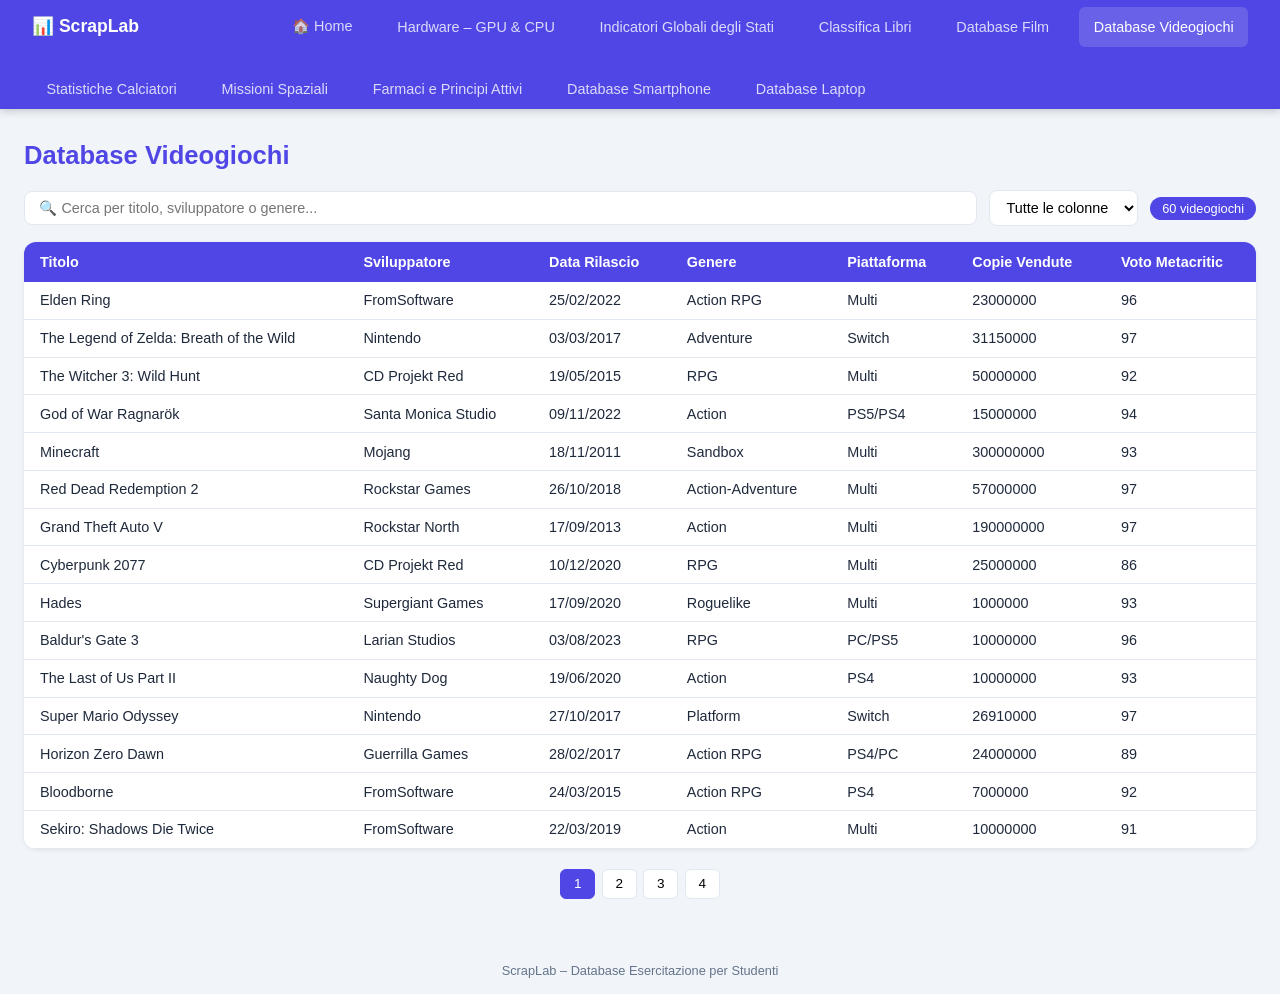
<file: videogiochi.html>
<!DOCTYPE html>
<html lang="it">
<head>
  <meta charset="UTF-8">
  <meta name="viewport" content="width=device-width, initial-scale=1.0">
  <title>Database Videogiochi – ScrapLab</title>
  
<style>
  :root {
    --primary: #4f46e5;
    --primary-light: #818cf8;
    --bg: #f1f5f9;
    --card: #ffffff;
    --text: #1e293b;
    --muted: #64748b;
    --border: #e2e8f0;
    --radius: 12px;
  }
  * { box-sizing: border-box; margin: 0; padding: 0; }
  body { font-family: 'Segoe UI', sans-serif; background: var(--bg); color: var(--text); }

  /* ── NAV ── */
  nav {
    background: var(--primary);
    padding: 0 2rem;
    display: flex;
    align-items: center;
    gap: 1rem;
    flex-wrap: wrap;
    box-shadow: 0 2px 8px rgba(0,0,0,.2);
  }
  nav .brand { color: #fff; font-weight: 700; font-size: 1.1rem; padding: 1rem 0; margin-right: auto; }
  nav a {
    color: rgba(255,255,255,.8);
    text-decoration: none;
    padding: .75rem .9rem;
    border-radius: 6px;
    font-size: .9rem;
    transition: background .2s, color .2s;
  }
  nav a:hover, nav a.active { background: rgba(255,255,255,.15); color: #fff; }

  /* ── MAIN ── */
  main { max-width: 1300px; margin: 2rem auto; padding: 0 1.5rem; }
  h1 { font-size: 1.6rem; margin-bottom: 1.25rem; color: var(--primary); }

  /* ── CONTROLS ── */
  .controls {
    display: flex;
    gap: .75rem;
    flex-wrap: wrap;
    align-items: center;
    margin-bottom: 1rem;
  }
  .controls input[type=text] {
    flex: 1; min-width: 220px;
    padding: .5rem .9rem;
    border: 1px solid var(--border);
    border-radius: 8px;
    font-size: .9rem;
    outline: none;
    transition: border .2s;
  }
  .controls input[type=text]:focus { border-color: var(--primary-light); }
  .controls select {
    padding: .5rem .8rem;
    border: 1px solid var(--border);
    border-radius: 8px;
    font-size: .9rem;
    background: var(--card);
    cursor: pointer;
  }
  .badge {
    background: var(--primary);
    color: #fff;
    border-radius: 20px;
    padding: .25rem .75rem;
    font-size: .8rem;
    margin-left: auto;
  }

  /* ── TABLE ── */
  .table-wrap {
    background: var(--card);
    border-radius: var(--radius);
    box-shadow: 0 1px 4px rgba(0,0,0,.08);
    overflow-x: auto;
  }
  table { width: 100%; border-collapse: collapse; font-size: .9rem; }
  thead th {
    background: var(--primary);
    color: #fff;
    padding: .75rem 1rem;
    text-align: left;
    cursor: pointer;
    user-select: none;
    white-space: nowrap;
    position: sticky; top: 0;
  }
  thead th:hover { background: var(--primary-light); }
  thead th.sort-asc::after  { content: " ▲"; font-size: .7rem; }
  thead th.sort-desc::after { content: " ▼"; font-size: .7rem; }
  tbody tr { border-bottom: 1px solid var(--border); transition: background .15s; }
  tbody tr:hover { background: #f8fafc; }
  tbody tr:last-child { border-bottom: none; }
  td { padding: .65rem 1rem; }
  .no-results { text-align: center; padding: 2rem; color: var(--muted); font-style: italic; }

  /* ── PAGINATION ── */
  .pagination {
    display: flex;
    justify-content: center;
    gap: .4rem;
    margin-top: 1.25rem;
    flex-wrap: wrap;
  }
  .pagination button {
    padding: .4rem .8rem;
    border: 1px solid var(--border);
    border-radius: 6px;
    background: var(--card);
    cursor: pointer;
    font-size: .85rem;
    transition: all .2s;
  }
  .pagination button:hover, .pagination button.active {
    background: var(--primary);
    color: #fff;
    border-color: var(--primary);
  }

  /* ── FOOTER ── */
  footer { text-align: center; color: var(--muted); font-size: .8rem; padding: 2rem 0 1rem; }
</style>

</head>
<body>
<nav>
  <span class="brand">📊 ScrapLab</span>
  <a href="index.html">🏠 Home</a>
  <a href="hardware.html">Hardware – GPU & CPU</a>
  <a href="stati.html">Indicatori Globali degli Stati</a>
  <a href="libri.html">Classifica Libri</a>
  <a href="film.html">Database Film</a>
  <a href="videogiochi.html" class="active">Database Videogiochi</a>
  <a href="calciatori.html">Statistiche Calciatori</a>
  <a href="missioni_spaziali.html">Missioni Spaziali</a>
  <a href="farmaci.html">Farmaci e Principi Attivi</a>
  <a href="smartphone.html">Database Smartphone</a>
  <a href="laptop.html">Database Laptop</a>
</nav>
  
  <main>
    <h1>Database Videogiochi</h1>
    <div class="controls">
      <input type="text" id="search" placeholder="🔍 Cerca per titolo, sviluppatore o genere...">
      <select id="col-filter">
        <option value="-1">Tutte le colonne</option>
        <option value="0">Titolo</option>
        <option value="1">Sviluppatore</option>
        <option value="2">Data Rilascio</option>
        <option value="3">Genere</option>
        <option value="4">Piattaforma</option>
        <option value="5">Copie Vendute</option>
        <option value="6">Voto Metacritic</option>
      </select>
      <span class="badge" id="row-count"></span>
    </div>

    <div class="table-wrap">
      <table>
        <thead>
          <tr>
            <th>Titolo</th>
            <th>Sviluppatore</th>
            <th>Data Rilascio</th>
            <th>Genere</th>
            <th>Piattaforma</th>
            <th>Copie Vendute</th>
            <th>Voto Metacritic</th>
          </tr>
        </thead>
        <tbody>
          <tr><td>Elden Ring</td><td>FromSoftware</td><td>25/02/2022</td><td>Action RPG</td><td>Multi</td><td>23000000</td><td>96</td></tr>
          <tr><td>The Legend of Zelda: Breath of the Wild</td><td>Nintendo</td><td>03/03/2017</td><td>Adventure</td><td>Switch</td><td>31150000</td><td>97</td></tr>
          <tr><td>The Witcher 3: Wild Hunt</td><td>CD Projekt Red</td><td>19/05/2015</td><td>RPG</td><td>Multi</td><td>50000000</td><td>92</td></tr>
          <tr><td>God of War Ragnarök</td><td>Santa Monica Studio</td><td>09/11/2022</td><td>Action</td><td>PS5/PS4</td><td>15000000</td><td>94</td></tr>
          <tr><td>Minecraft</td><td>Mojang</td><td>18/11/2011</td><td>Sandbox</td><td>Multi</td><td>300000000</td><td>93</td></tr>
          <tr><td>Red Dead Redemption 2</td><td>Rockstar Games</td><td>26/10/2018</td><td>Action-Adventure</td><td>Multi</td><td>57000000</td><td>97</td></tr>
          <tr><td>Grand Theft Auto V</td><td>Rockstar North</td><td>17/09/2013</td><td>Action</td><td>Multi</td><td>190000000</td><td>97</td></tr>
          <tr><td>Cyberpunk 2077</td><td>CD Projekt Red</td><td>10/12/2020</td><td>RPG</td><td>Multi</td><td>25000000</td><td>86</td></tr>
          <tr><td>Hades</td><td>Supergiant Games</td><td>17/09/2020</td><td>Roguelike</td><td>Multi</td><td>1000000</td><td>93</td></tr>
          <tr><td>Baldur's Gate 3</td><td>Larian Studios</td><td>03/08/2023</td><td>RPG</td><td>PC/PS5</td><td>10000000</td><td>96</td></tr>
          <tr><td>The Last of Us Part II</td><td>Naughty Dog</td><td>19/06/2020</td><td>Action</td><td>PS4</td><td>10000000</td><td>93</td></tr>
          <tr><td>Super Mario Odyssey</td><td>Nintendo</td><td>27/10/2017</td><td>Platform</td><td>Switch</td><td>26910000</td><td>97</td></tr>
          <tr><td>Horizon Zero Dawn</td><td>Guerrilla Games</td><td>28/02/2017</td><td>Action RPG</td><td>PS4/PC</td><td>24000000</td><td>89</td></tr>
          <tr><td>Bloodborne</td><td>FromSoftware</td><td>24/03/2015</td><td>Action RPG</td><td>PS4</td><td>7000000</td><td>92</td></tr>
          <tr><td>Sekiro: Shadows Die Twice</td><td>FromSoftware</td><td>22/03/2019</td><td>Action</td><td>Multi</td><td>10000000</td><td>91</td></tr>
          <tr><td>Ghost of Tsushima</td><td>Sucker Punch</td><td>17/07/2020</td><td>Action</td><td>PS4/PS5</td><td>9700000</td><td>83</td></tr>
          <tr><td>Final Fantasy VII Remake</td><td>Square Enix</td><td>10/04/2020</td><td>RPG</td><td>PS4/PS5</td><td>7000000</td><td>87</td></tr>
          <tr><td>Animal Crossing: New Horizons</td><td>Nintendo</td><td>20/03/2020</td><td>Simulation</td><td>Switch</td><td>43380000</td><td>90</td></tr>
          <tr><td>Stardew Valley</td><td>ConcernedApe</td><td>26/02/2016</td><td>Simulation</td><td>Multi</td><td>30000000</td><td>89</td></tr>
          <tr><td>Hollow Knight</td><td>Team Cherry</td><td>24/02/2017</td><td>Metroidvania</td><td>Multi</td><td>3000000</td><td>90</td></tr>
          <tr><td>Celeste</td><td>Extremely OK Games</td><td>25/01/2018</td><td>Platform</td><td>Multi</td><td>1000000</td><td>92</td></tr>
          <tr><td>Disco Elysium</td><td>ZA/UM</td><td>15/10/2019</td><td>RPG</td><td>Multi</td><td>2000000</td><td>97</td></tr>
          <tr><td>Portal 2</td><td>Valve</td><td>18/04/2011</td><td>Puzzle</td><td>Multi</td><td>4000000</td><td>95</td></tr>
          <tr><td>Half-Life 2</td><td>Valve</td><td>16/11/2004</td><td>FPS</td><td>PC</td><td>12000000</td><td>96</td></tr>
          <tr><td>BioShock</td><td>2K Boston</td><td>21/08/2007</td><td>FPS</td><td>Multi</td><td>4000000</td><td>96</td></tr>
          <tr><td>Skyrim</td><td>Bethesda</td><td>11/11/2011</td><td>RPG</td><td>Multi</td><td>60000000</td><td>94</td></tr>
          <tr><td>Fallout 4</td><td>Bethesda</td><td>10/11/2015</td><td>RPG</td><td>Multi</td><td>25000000</td><td>87</td></tr>
          <tr><td>DOOM Eternal</td><td>id Software</td><td>20/03/2020</td><td>FPS</td><td>Multi</td><td>3000000</td><td>88</td></tr>
          <tr><td>Resident Evil 4 Remake</td><td>Capcom</td><td>24/03/2023</td><td>Horror</td><td>Multi</td><td>7000000</td><td>93</td></tr>
          <tr><td>Street Fighter 6</td><td>Capcom</td><td>02/06/2023</td><td>Fighting</td><td>Multi</td><td>3000000</td><td>92</td></tr>
          <tr><td>Tekken 8</td><td>Bandai Namco</td><td>26/01/2024</td><td>Fighting</td><td>Multi</td><td>2000000</td><td>90</td></tr>
          <tr><td>Overwatch</td><td>Blizzard</td><td>24/05/2016</td><td>Hero Shooter</td><td>Multi</td><td>50000000</td><td>91</td></tr>
          <tr><td>Diablo IV</td><td>Blizzard</td><td>05/06/2023</td><td>Action RPG</td><td>Multi</td><td>10000000</td><td>86</td></tr>
          <tr><td>Starfield</td><td>Bethesda</td><td>06/09/2023</td><td>RPG</td><td>PC/Xbox</td><td>12000000</td><td>83</td></tr>
          <tr><td>Mass Effect 2</td><td>BioWare</td><td>26/01/2010</td><td>RPG</td><td>Multi</td><td>5000000</td><td>96</td></tr>
          <tr><td>Uncharted 4</td><td>Naughty Dog</td><td>10/05/2016</td><td>Adventure</td><td>PS4/PC</td><td>16000000</td><td>93</td></tr>
          <tr><td>It Takes Two</td><td>Hazelight</td><td>26/03/2021</td><td>Co-op Platform</td><td>Multi</td><td>16000000</td><td>89</td></tr>
          <tr><td>Stray</td><td>BlueTwelve Studio</td><td>19/07/2022</td><td>Adventure</td><td>Multi</td><td>2000000</td><td>83</td></tr>
          <tr><td>Persona 5 Royal</td><td>Atlus</td><td>31/10/2019</td><td>JRPG</td><td>Multi</td><td>3200000</td><td>95</td></tr>
          <tr><td>Monster Hunter: World</td><td>Capcom</td><td>26/01/2018</td><td>Action RPG</td><td>Multi</td><td>23000000</td><td>90</td></tr>
          <tr><td>Dark Souls III</td><td>FromSoftware</td><td>24/03/2016</td><td>Action RPG</td><td>Multi</td><td>10000000</td><td>89</td></tr>
          <tr><td>Forza Horizon 5</td><td>Playground Games</td><td>09/11/2021</td><td>Racing</td><td>PC/Xbox</td><td>34000000</td><td>92</td></tr>
          <tr><td>Gran Turismo 7</td><td>Polyphony Digital</td><td>04/03/2022</td><td>Racing</td><td>PS4/PS5</td><td>5000000</td><td>87</td></tr>
          <tr><td>Cuphead</td><td>Studio MDHR</td><td>29/09/2017</td><td>Boss Rush</td><td>Multi</td><td>6000000</td><td>88</td></tr>
          <tr><td>Undertale</td><td>Toby Fox</td><td>15/09/2015</td><td>RPG</td><td>Multi</td><td>4000000</td><td>92</td></tr>
          <tr><td>Alan Wake 2</td><td>Remedy Entertainment</td><td>27/10/2023</td><td>Horror</td><td>Multi</td><td>1300000</td><td>89</td></tr>
          <tr><td>Control</td><td>Remedy Entertainment</td><td>27/08/2019</td><td>Action</td><td>Multi</td><td>4000000</td><td>85</td></tr>
          <tr><td>Death Stranding</td><td>Kojima Productions</td><td>08/11/2019</td><td>Action</td><td>PS4/PC</td><td>10000000</td><td>82</td></tr>
          <tr><td>Spider-Man 2</td><td>Insomniac Games</td><td>20/10/2023</td><td>Action</td><td>PS5</td><td>10000000</td><td>90</td></tr>
          <tr><td>Sea of Thieves</td><td>Rare</td><td>20/03/2018</td><td>Adventure</td><td>PC/Xbox</td><td>35000000</td><td>67</td></tr>
          <tr><td>Terraria</td><td>Re-Logic</td><td>16/05/2011</td><td>Sandbox</td><td>Multi</td><td>44500000</td><td>83</td></tr>
          <tr><td>Among Us</td><td>Innersloth</td><td>15/06/2018</td><td>Social Deduction</td><td>Multi</td><td>500000000</td><td>85</td></tr>
          <tr><td>Fall Guys</td><td>Mediatonic</td><td>04/08/2020</td><td>Battle Royale</td><td>Multi</td><td>50000000</td><td>80</td></tr>
          <tr><td>Fortnite</td><td>Epic Games</td><td>25/07/2017</td><td>Battle Royale</td><td>Multi</td><td>0</td><td>81</td></tr>
          <tr><td>League of Legends</td><td>Riot Games</td><td>27/10/2009</td><td>MOBA</td><td>PC</td><td>0</td><td>78</td></tr>
          <tr><td>Dota 2</td><td>Valve</td><td>09/07/2013</td><td>MOBA</td><td>PC</td><td>0</td><td>90</td></tr>
          <tr><td>Counter-Strike 2</td><td>Valve</td><td>27/09/2023</td><td>FPS</td><td>PC</td><td>0</td><td>82</td></tr>
          <tr><td>Apex Legends</td><td>Respawn</td><td>04/02/2019</td><td>Battle Royale</td><td>Multi</td><td>0</td><td>88</td></tr>
          <tr><td>Metroid Dread</td><td>MercurySteam</td><td>08/10/2021</td><td>Metroidvania</td><td>Switch</td><td>3000000</td><td>88</td></tr>
          <tr><td>Returnal</td><td>Housemarque</td><td>30/04/2021</td><td>Roguelike</td><td>PS5/PC</td><td>1000000</td><td>86</td></tr>
        </tbody>
      </table>
    </div>
    <div class="pagination" id="pagination"></div>
  </main>

  <footer>ScrapLab – Database Esercitazione per Studenti</footer>

<script>
(function () {
  const ROWS_PER_PAGE = 15;
  let currentPage = 1;
  let sortCol = -1, sortDir = 1;
  let filtered = [];

  const tbody   = document.querySelector('tbody');
  const allRows = Array.from(tbody.querySelectorAll('tr'));
  const countEl = document.getElementById('row-count');
  const searchEl = document.getElementById('search');
  const colSel  = document.getElementById('col-filter');
  const pagDiv  = document.getElementById('pagination');

  function applyFilter() {
    const q   = searchEl.value.toLowerCase();
    const col = parseInt(colSel.value);
    filtered  = allRows.filter(tr => {
      const cells = tr.querySelectorAll('td');
      if (col === -1) return Array.from(cells).some(td => td.textContent.toLowerCase().includes(q));
      return cells[col] && cells[col].textContent.toLowerCase().includes(q);
    });
    currentPage = 1;
    render();
  }

  function applySort(colIdx) {
    if (sortCol === colIdx) sortDir *= -1;
    else { sortCol = colIdx; sortDir = 1; }
    filtered.sort((a, b) => {
      const va = a.querySelectorAll('td')[colIdx]?.textContent || '';
      const vb = b.querySelectorAll('td')[colIdx]?.textContent || '';
      const na = parseFloat(va.replace(/[^0-9.\-]/g, ''));
      const nb = parseFloat(vb.replace(/[^0-9.\-]/g, ''));
      if (!isNaN(na) && !isNaN(nb)) return (na - nb) * sortDir;
      return va.localeCompare(vb, 'it', {numeric: true}) * sortDir;
    });
    document.querySelectorAll('thead th').forEach((th, i) => {
      th.classList.remove('sort-asc', 'sort-desc');
      if (i === colIdx) th.classList.add(sortDir === 1 ? 'sort-asc' : 'sort-desc');
    });
    render();
  }

  function render() {
    const total  = filtered.length;
    const pages  = Math.max(1, Math.ceil(total / ROWS_PER_PAGE));
    if (currentPage > pages) currentPage = pages;
    const start  = (currentPage - 1) * ROWS_PER_PAGE;
    const slice  = filtered.slice(start, start + ROWS_PER_PAGE);

    allRows.forEach(tr => tr.style.display = 'none');
    slice.forEach(tr => tr.style.display = '');

    let noEl = tbody.querySelector('.no-results-row');
    if (slice.length === 0) {
      if (!noEl) {
        noEl = document.createElement('tr');
        noEl.className = 'no-results-row';
        const cols = document.querySelectorAll('thead th').length;
        noEl.innerHTML = `<td colspan="${cols}" class="no-results">Nessun videogioco trovato.</td>`;
        tbody.appendChild(noEl);
      }
    } else if (noEl) noEl.remove();

    countEl.textContent = total + ' videogiochi';

    pagDiv.innerHTML = '';
    const range = pageRange(currentPage, pages);
    range.forEach(p => {
      const btn = document.createElement('button');
      if (p === '…') { btn.textContent = '…'; btn.disabled = true; }
      else {
        btn.textContent = p;
        if (p === currentPage) btn.classList.add('active');
        btn.onclick = () => { currentPage = p; render(); };
      }
      pagDiv.appendChild(btn);
    });
  }

  function pageRange(cur, tot) {
    if (tot <= 7) return Array.from({length: tot}, (_, i) => i + 1);
    const r = [1];
    if (cur > 3) r.push('…');
    for (let i = Math.max(2, cur-1); i <= Math.min(tot-1, cur+1); i++) r.push(i);
    if (cur < tot - 2) r.push('…');
    r.push(tot);
    return r;
  }

  searchEl.addEventListener('input', applyFilter);
  colSel.addEventListener('change', applyFilter);
  document.querySelectorAll('thead th').forEach((th, i) =>
    th.addEventListener('click', () => applySort(i))
  );

  filtered = [...allRows];
  render();
})();
</script>
</body>
</html>
</file>
<file: style.css>
:root{
  --p:#4f46e5;--pl:#818cf8;--bg:#f1f5f9;--card:#ffffff;
  --tx:#1e293b;--mu:#64748b;--bo:#e2e8f0;--hover:#f8fafc;--r:12px
}
*{box-sizing:border-box;margin:0;padding:0}
body{font-family:'Segoe UI',system-ui,sans-serif;background:var(--bg);color:var(--tx)}
nav{background:var(--p);padding:0 2rem;display:flex;align-items:center;gap:1rem;flex-wrap:wrap;box-shadow:0 2px 8px rgba(0,0,0,.2)}
nav .brand{color:#fff;font-weight:700;font-size:1.1rem;padding:1rem 0;margin-right:auto}
nav a{color:rgba(255,255,255,.8);text-decoration:none;padding:.75rem .9rem;border-radius:6px;font-size:.9rem;transition:background .15s}
nav a:hover,nav a.active{background:rgba(255,255,255,.15);color:#fff}
main{max-width:1300px;margin:2rem auto;padding:0 1.5rem}
h1{font-size:1.6rem;margin-bottom:1.25rem;color:var(--p)}
.controls{display:flex;gap:.75rem;flex-wrap:wrap;align-items:center;margin-bottom:1rem}
.controls input{flex:1;min-width:220px;padding:.5rem .9rem;border:1px solid var(--bo);border-radius:8px;font-size:.9rem;outline:none;background:var(--card);color:var(--tx)}
.controls input:focus{border-color:var(--p)}
.controls select{padding:.5rem .8rem;border:1px solid var(--bo);border-radius:8px;font-size:.9rem;background:var(--card);color:var(--tx)}
.badge{background:var(--p);color:#fff;border-radius:20px;padding:.25rem .75rem;font-size:.8rem;margin-left:auto}
.table-wrap{background:var(--card);border-radius:var(--r);box-shadow:0 1px 4px rgba(0,0,0,.1);overflow-x:auto}
table{width:100%;border-collapse:collapse;font-size:.9rem}
thead th{background:var(--p);color:#fff;padding:.75rem 1rem;text-align:left;cursor:pointer;white-space:nowrap;position:sticky;top:0;user-select:none}
thead th:hover{background:var(--pl)}
thead th.asc::after{content:" ▲";font-size:.7rem;opacity:.8}
thead th.desc::after{content:" ▼";font-size:.7rem;opacity:.8}
tbody tr{border-bottom:1px solid var(--bo);transition:background .1s}
tbody tr:hover{background:var(--hover)}
td{padding:.65rem 1rem}
.empty{text-align:center;padding:2rem;color:var(--mu);font-style:italic}
.pag{display:flex;justify-content:center;gap:.4rem;margin-top:1.25rem;flex-wrap:wrap}
.pag button{padding:.4rem .8rem;border:1px solid var(--bo);border-radius:6px;background:var(--card);color:var(--tx);cursor:pointer;font-size:.85rem;transition:background .15s,color .15s}
.pag button:hover,.pag button.on{background:var(--p);color:#fff;border-color:var(--p)}
footer{text-align:center;color:var(--mu);font-size:.8rem;padding:2rem 0 1rem;border-top:1px solid var(--bo);margin-top:2rem}
.cards{display:grid;grid-template-columns:repeat(auto-fill,minmax(260px,1fr));gap:1.25rem}
.card{background:var(--card);border-radius:var(--r);box-shadow:0 1px 6px rgba(0,0,0,.1);padding:1.5rem;text-decoration:none;color:var(--tx);border:2px solid transparent;transition:border .2s,transform .2s,box-shadow .2s;display:block}
.card:hover{border-color:var(--p);transform:translateY(-3px);box-shadow:0 6px 20px rgba(0,0,0,.15)}
.card .icon{font-size:2.2rem;margin-bottom:.6rem;line-height:1}
.card h2{font-size:1rem;color:var(--p);margin-bottom:.25rem}
.card p{font-size:.85rem;color:var(--mu)}
</file>
